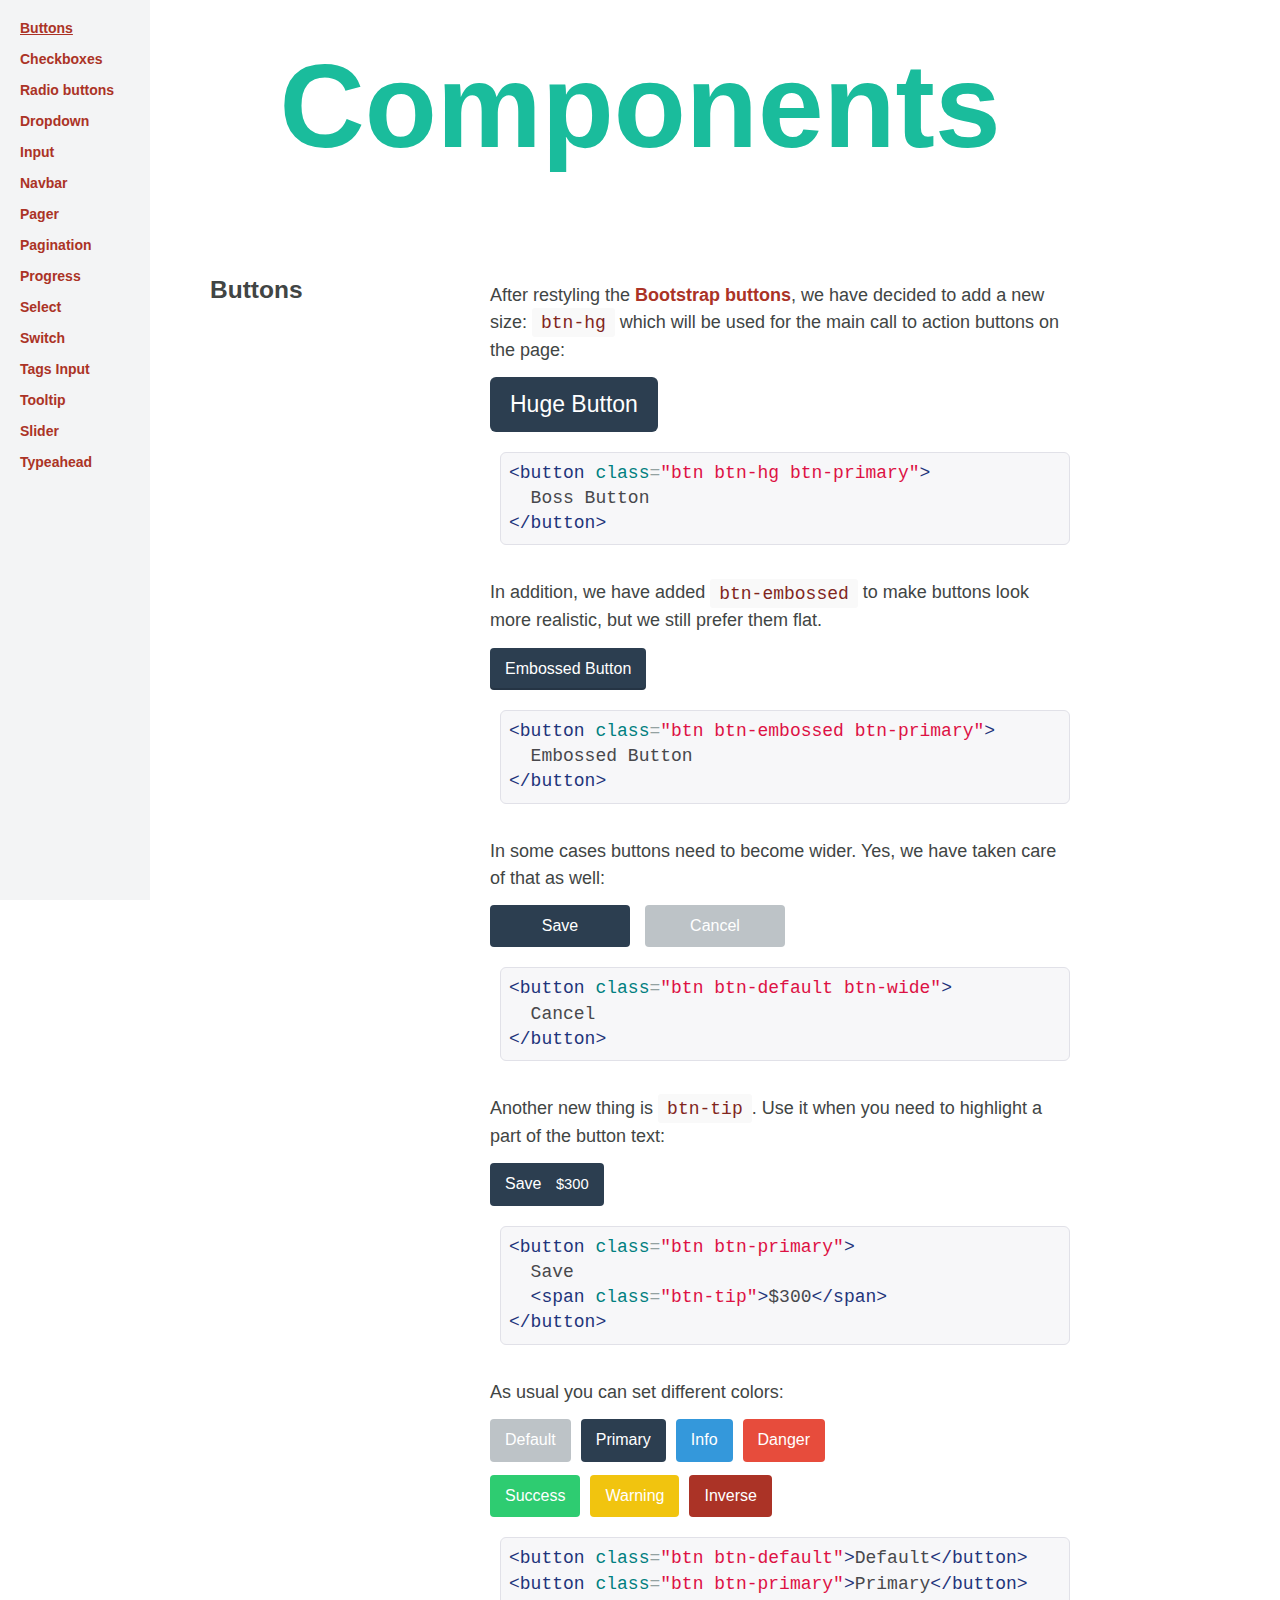
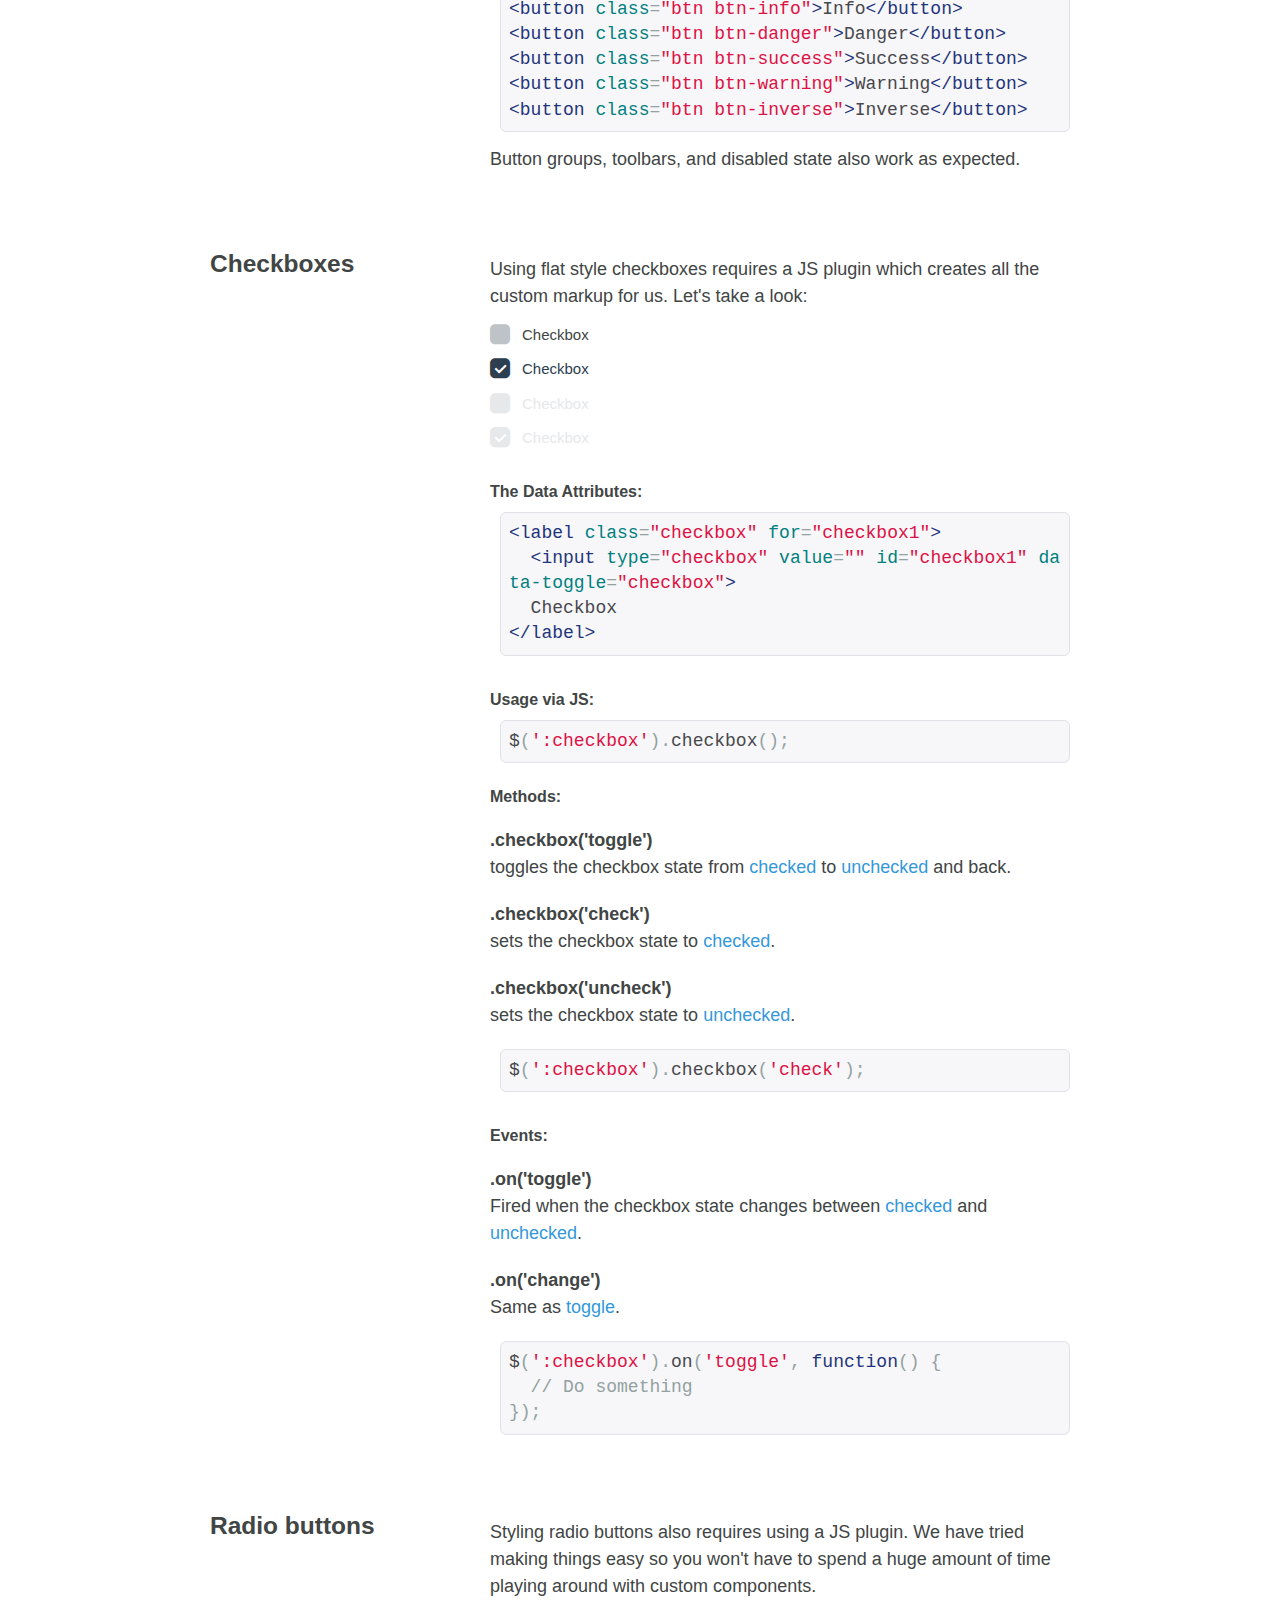
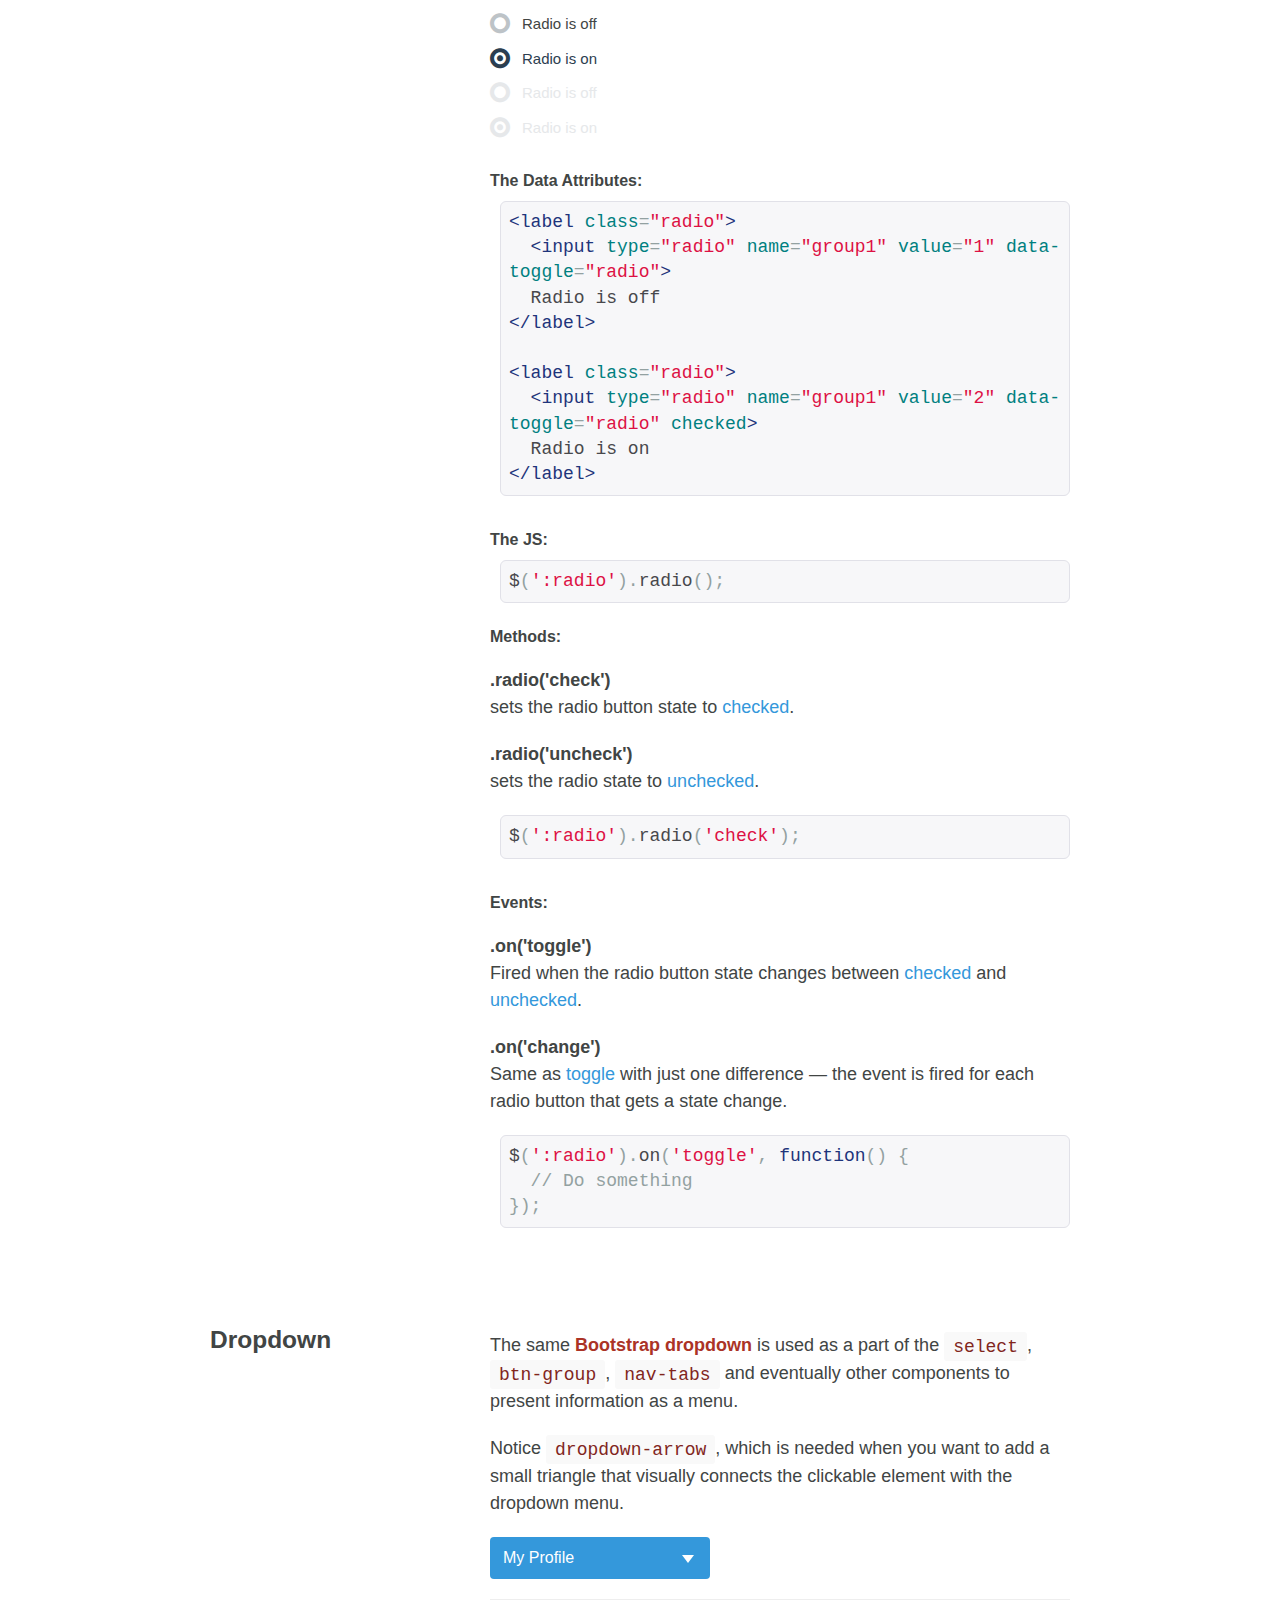
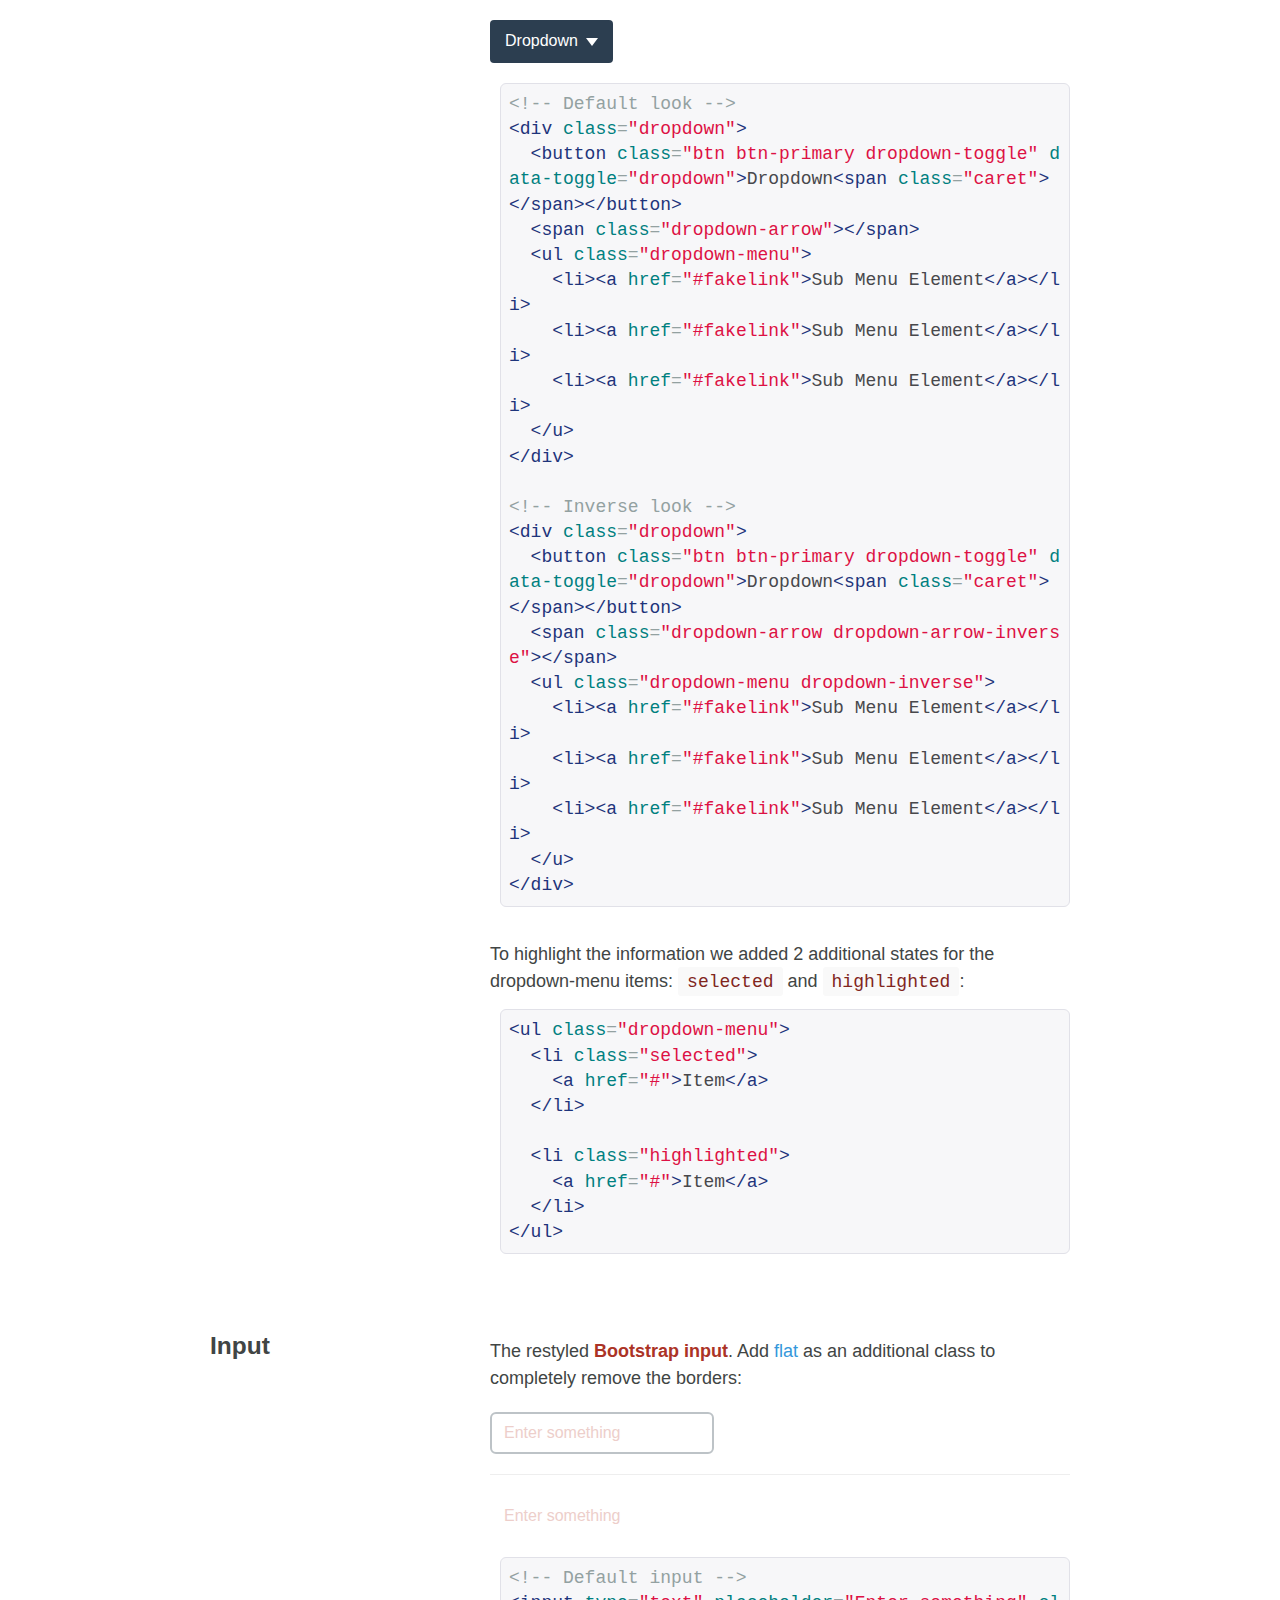
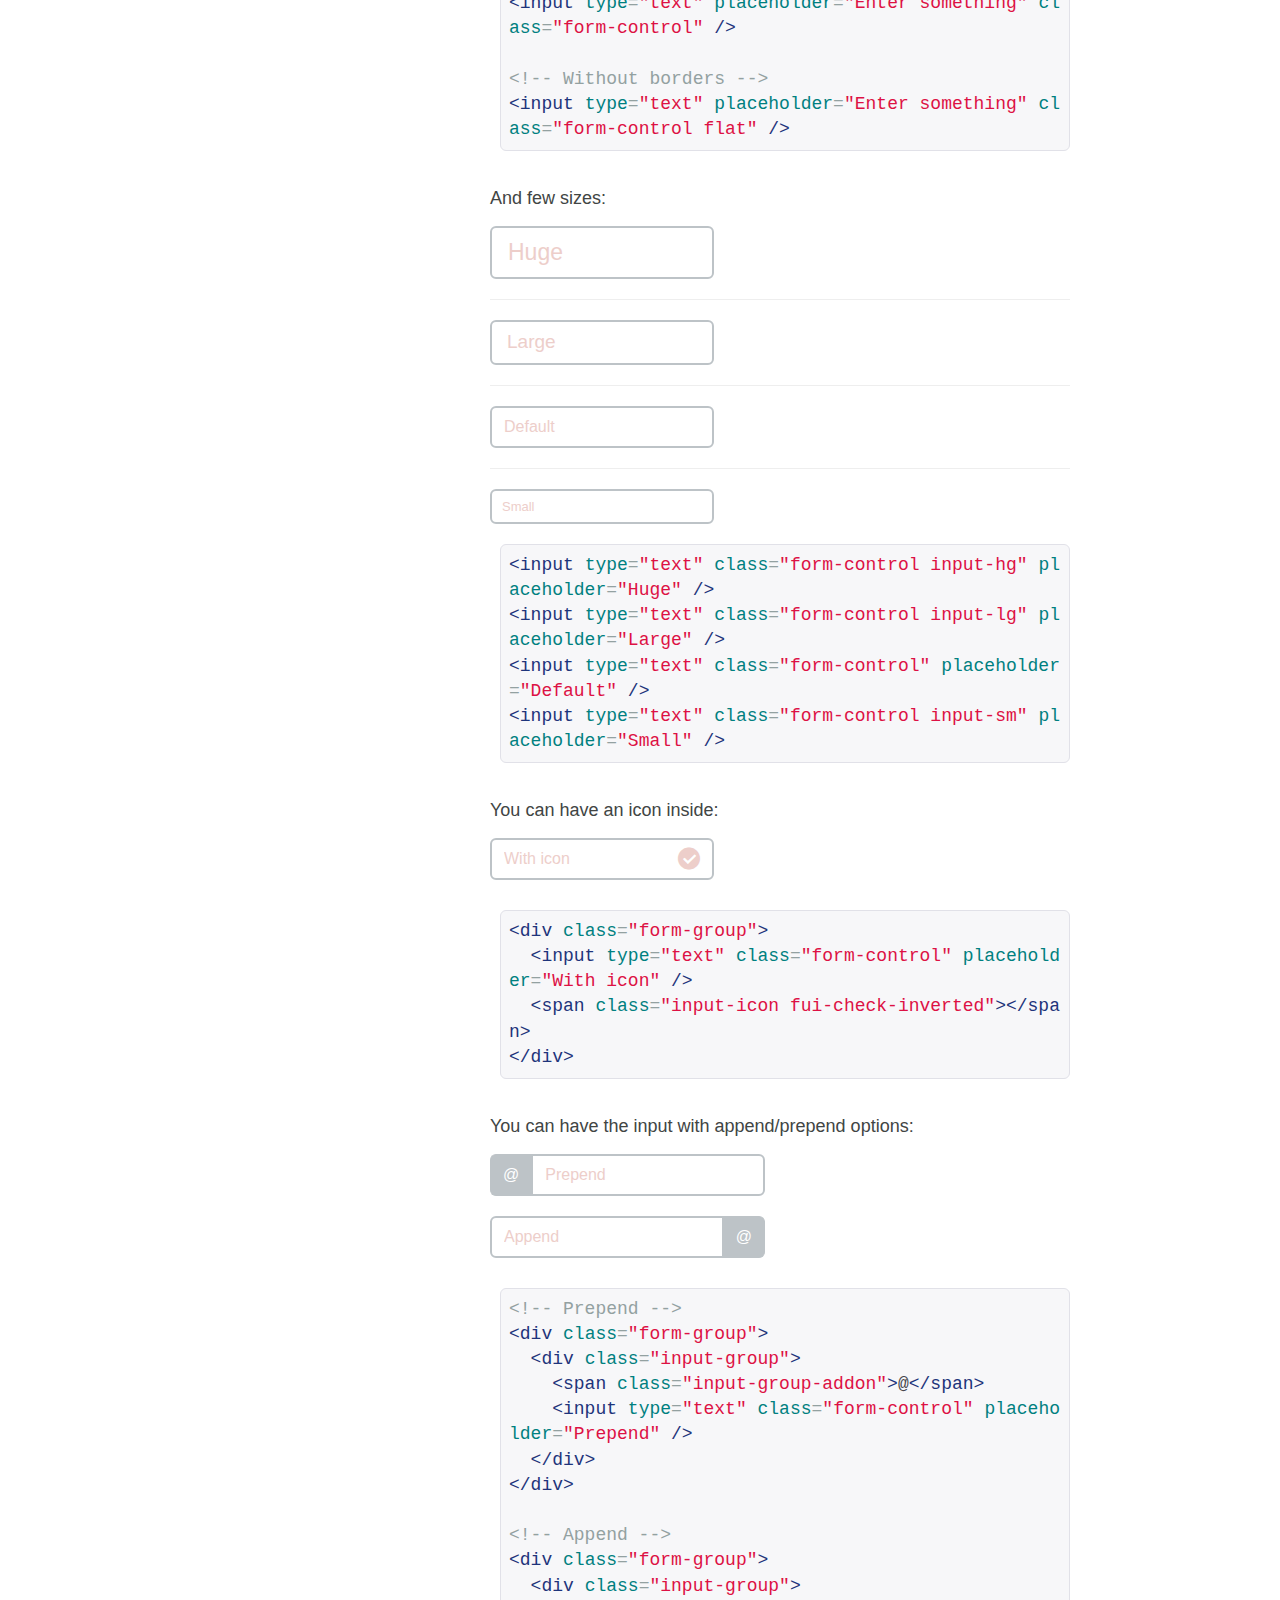
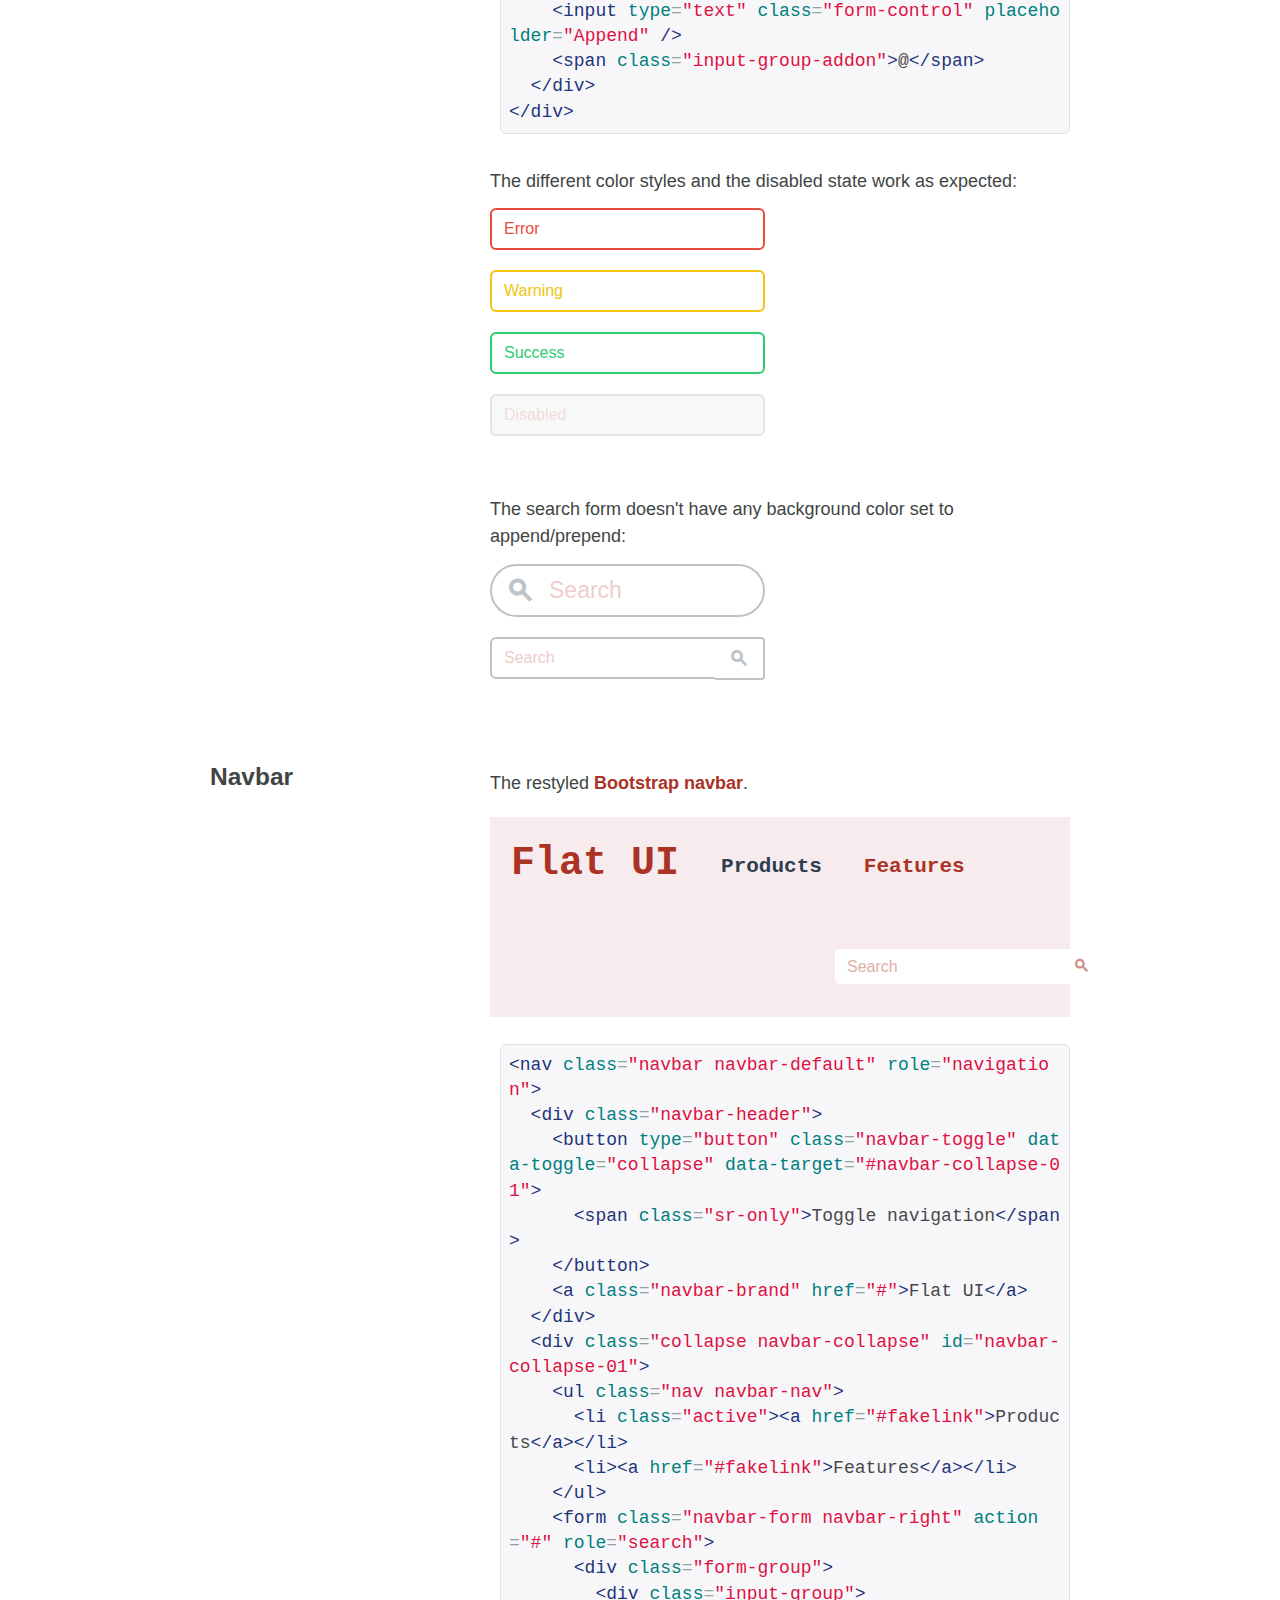
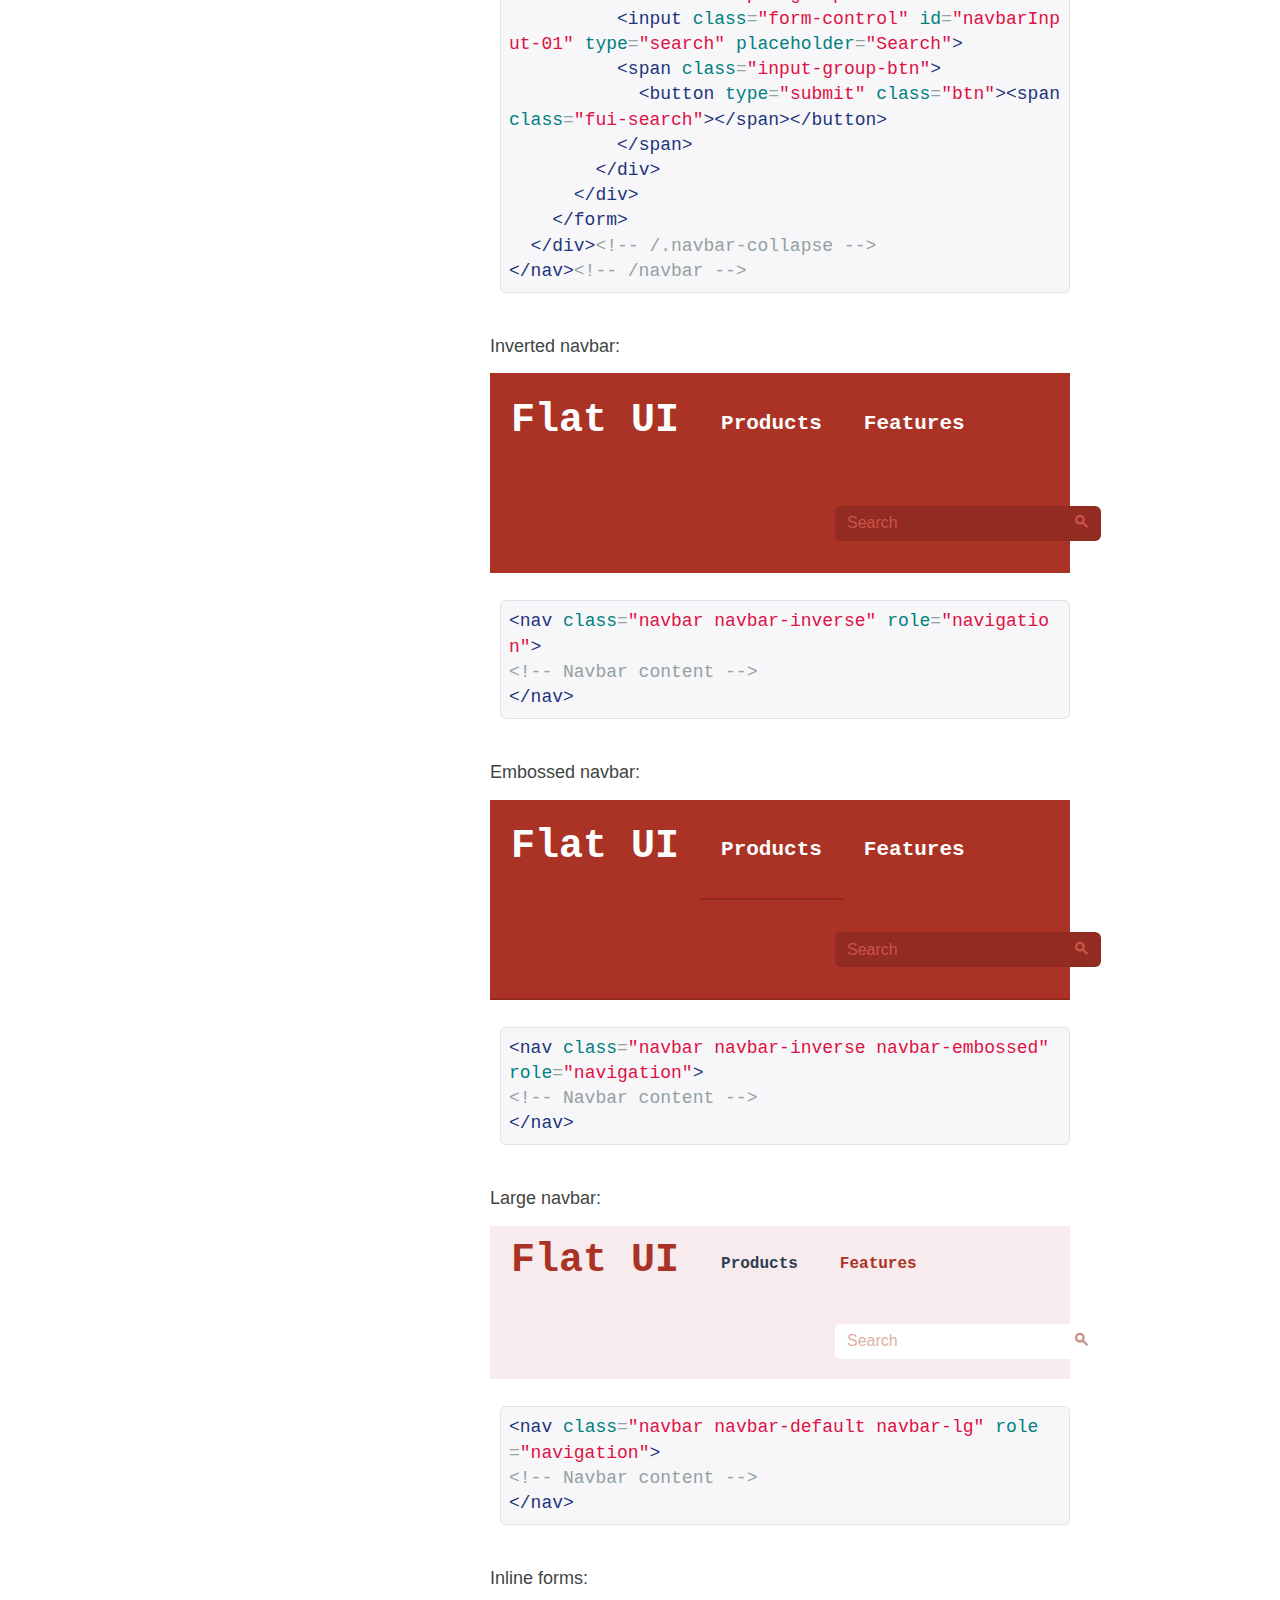
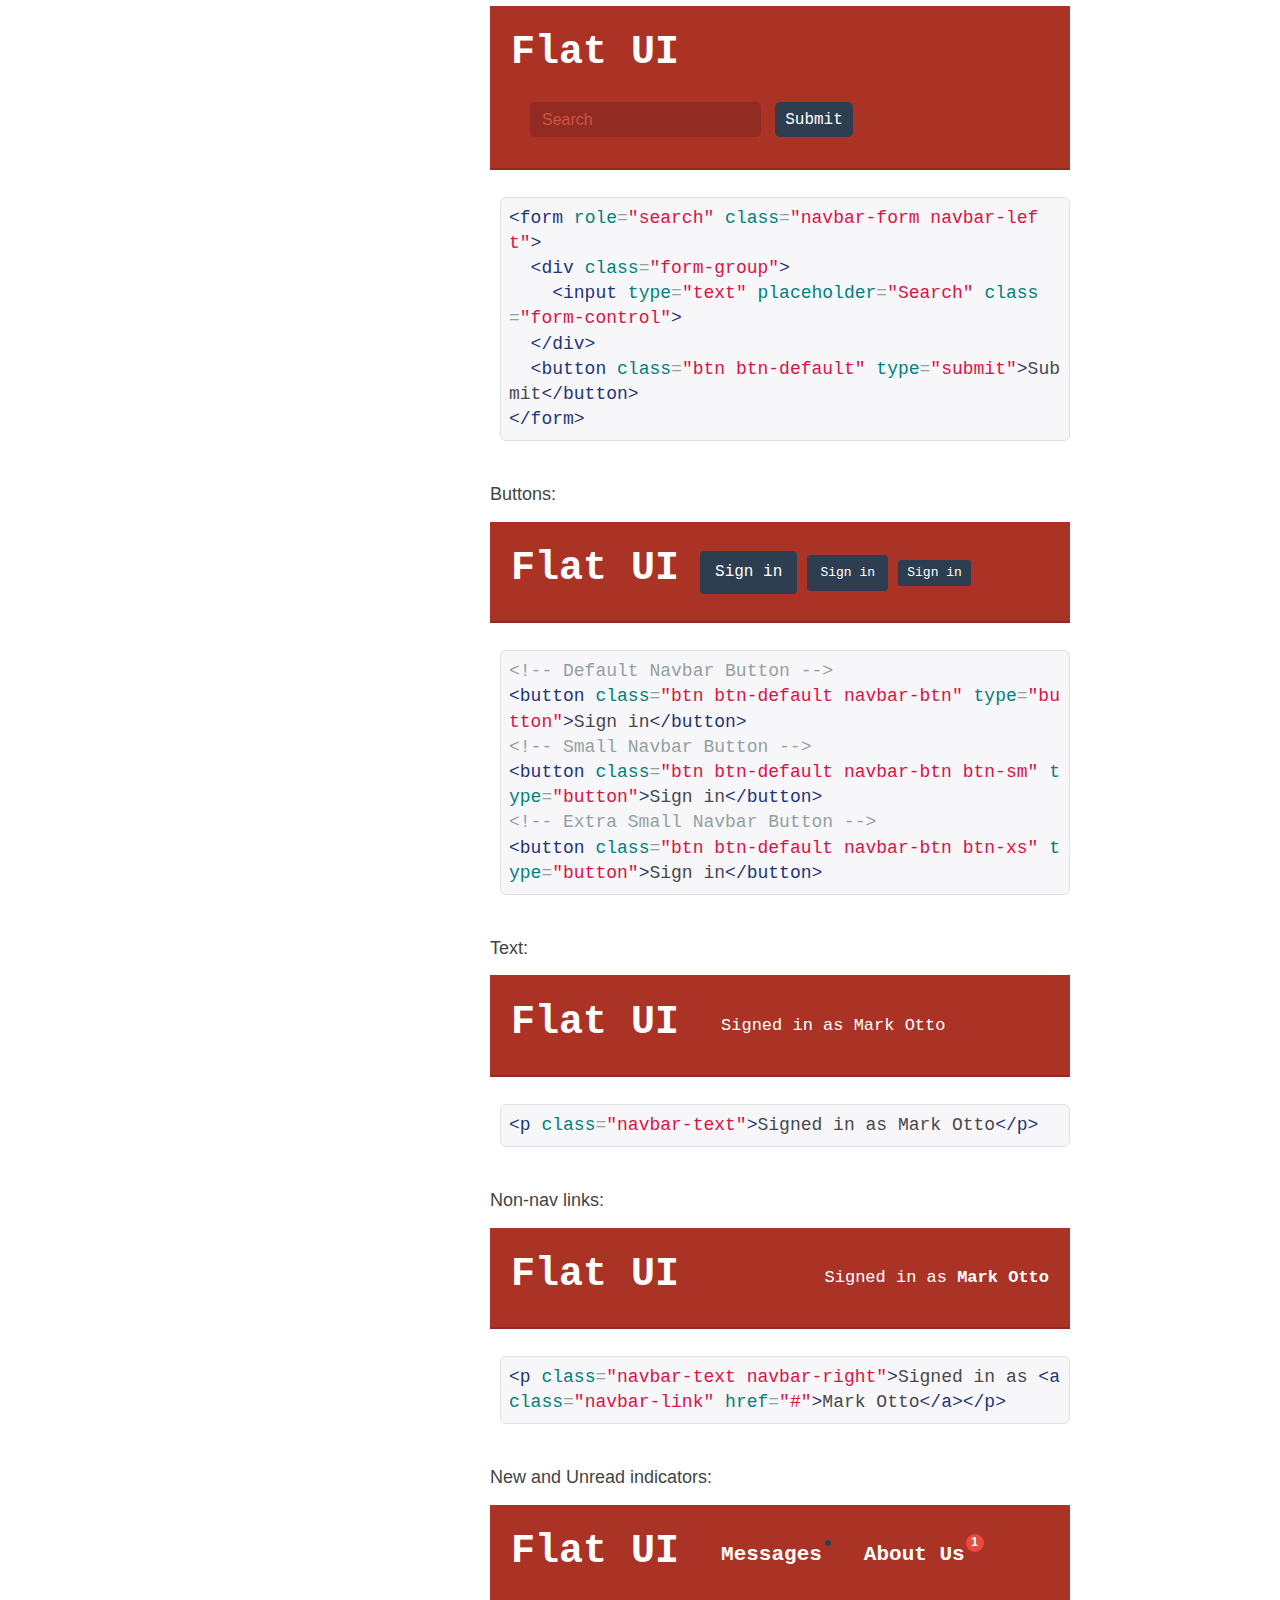
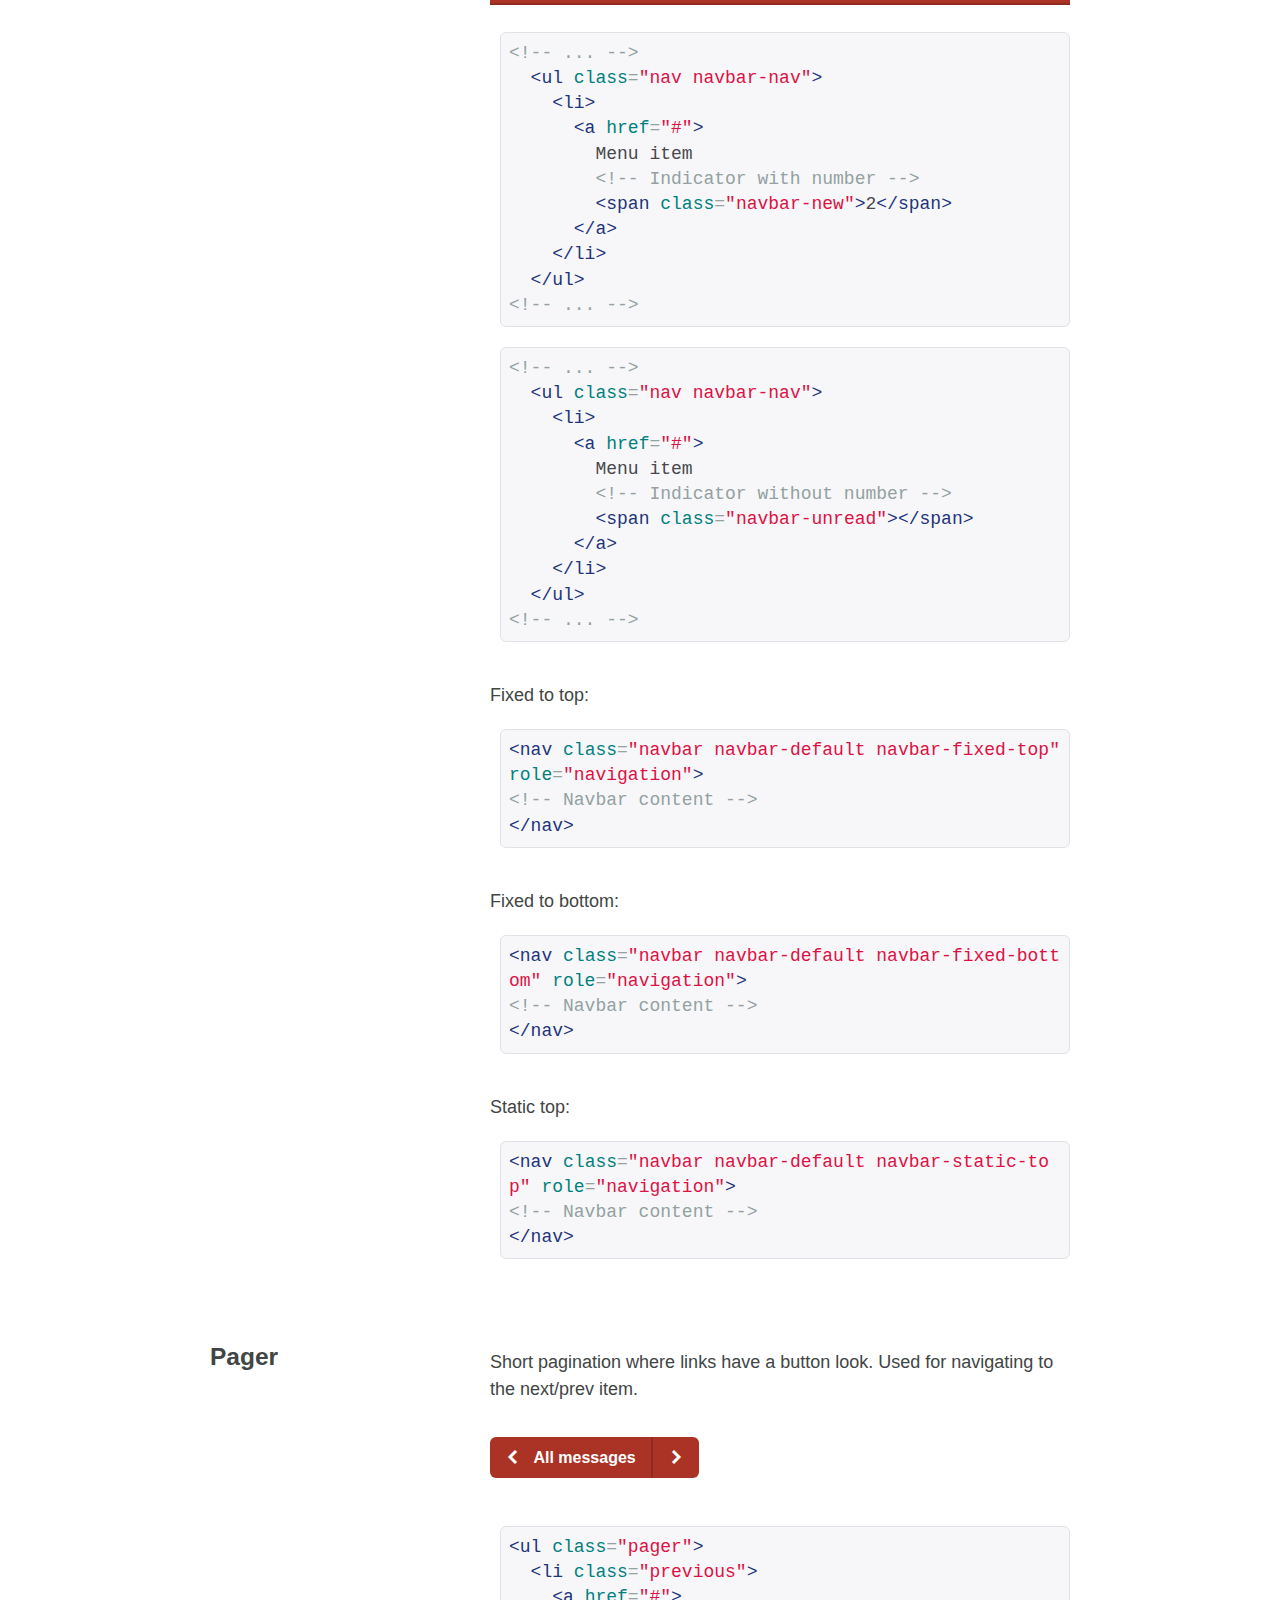
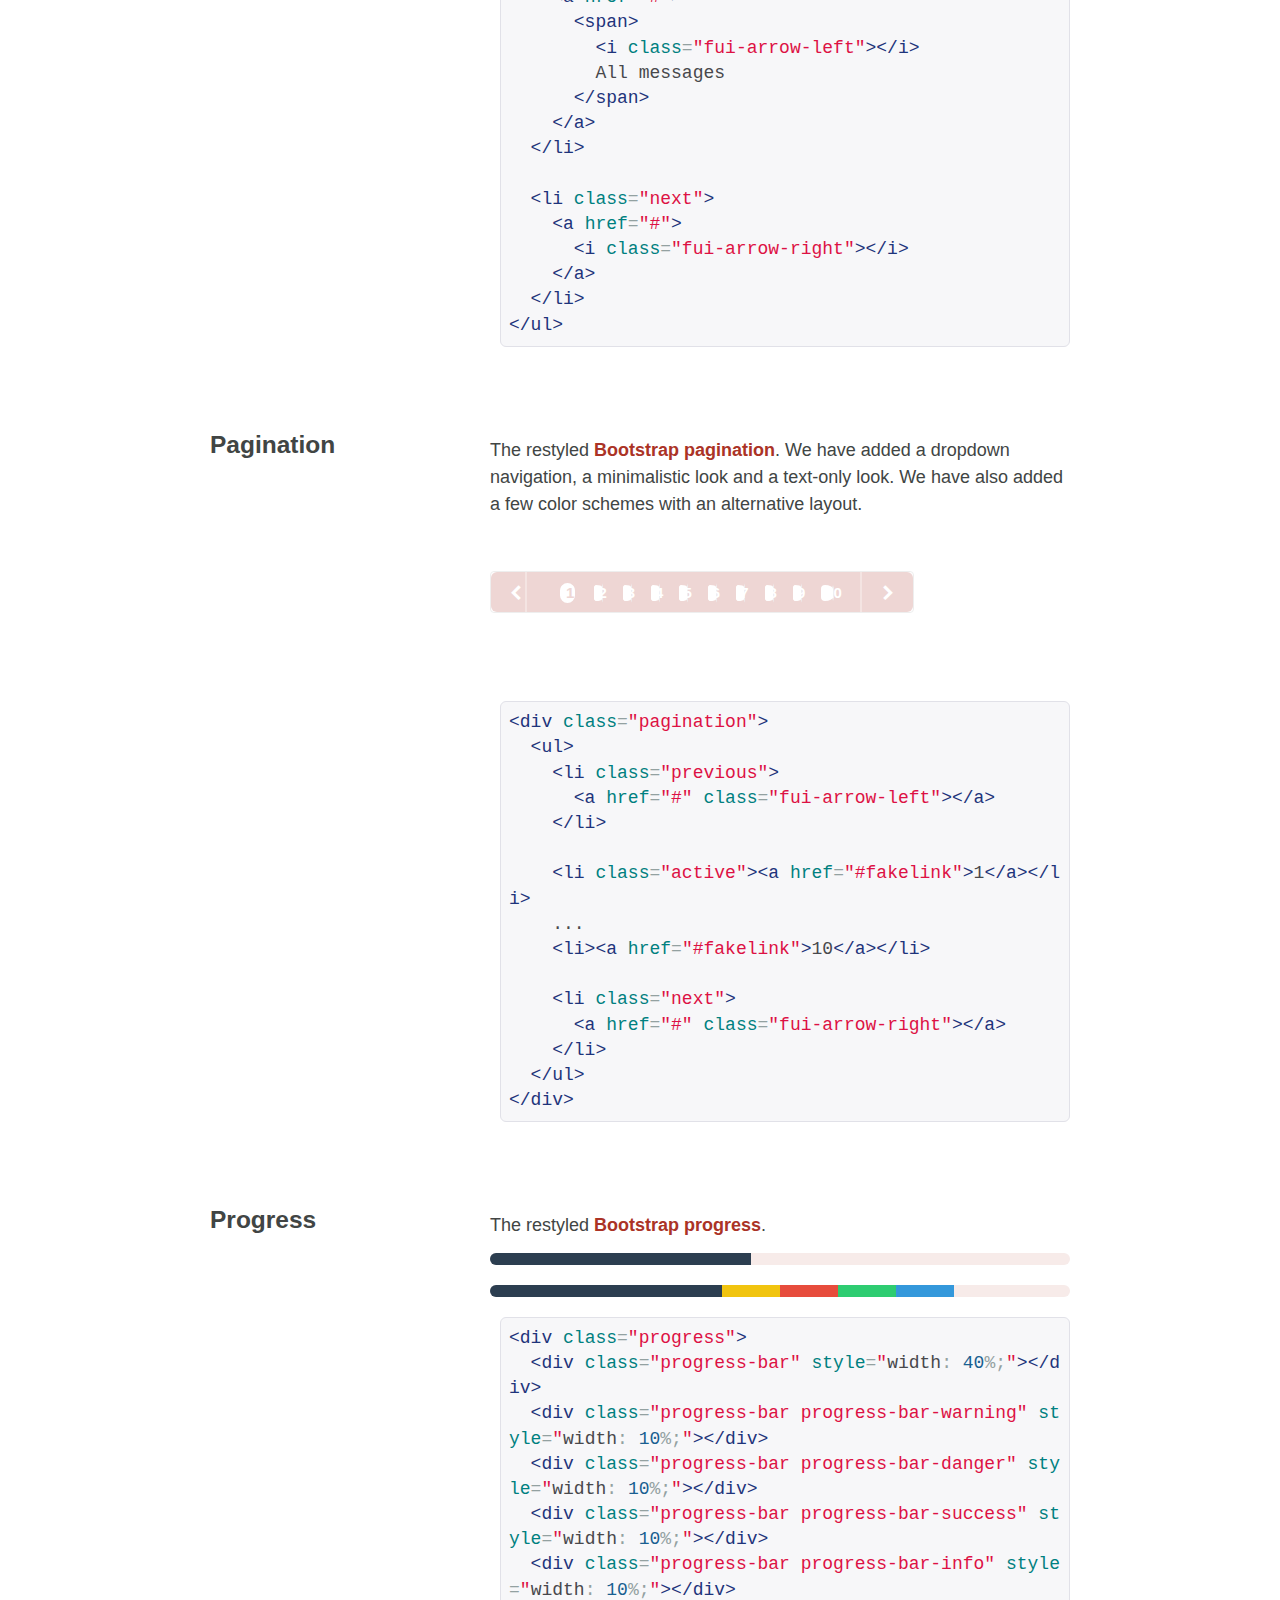
<file: public/components.html>
<!DOCTYPE html>
<html lang="en">
  <head>
    <meta charset="utf-8">
    <title>Components &middot; Flat UI Free</title>
    <meta name="viewport" content="width=device-width, initial-scale=1.0">

    <!-- Loading Bootstrap -->
    <link href="bootstrap/css/bootstrap.css" rel="stylesheet">
    <link href="bootstrap/css/prettify.css" rel="stylesheet">

    <!-- Loading Flat UI -->
    <link href="css/flat-ui.css" rel="stylesheet">
    <link href="css/docs.css" rel="stylesheet">

    <link rel="shortcut icon" href="images/favicon.ico">

    <!-- HTML5 shim, for IE6-8 support of HTML5 elements. All other JS at the end of file. -->
    <!--[if lt IE 9]>
      <script src="js/html5shiv.js"></script>
      <script src="js/respond.min.js"></script>
    <![endif]-->
  </head>
  <body>
    <ul class="demo-sidebar hide-on-tablets">
      <li><a href="#fui-button">Buttons</a></li>
      <li><a href="#fui-checkbox">Checkboxes</a></li>
      <li><a href="#fui-radio">Radio buttons</a></li>
      <li><a href="#fui-dropdown">Dropdown</a></li>
      <li><a href="#fui-input">Input</a></li>
      <li><a href="#fui-navbar">Navbar</a></li>
      <li><a href="#fui-pager">Pager</a></li>
      <li><a href="#fui-pagination">Pagination</a></li>
      <li><a href="#fui-progress">Progress</a></li>
      <li><a href="#fui-select">Select</a></li>
      <li><a href="#fui-switch">Switch</a></li>
      <li><a href="#fui-tagsinput">Tags Input</a></li>
      <li><a href="#fui-tooltip">Tooltip</a></li>
      <li><a href="#fui-slider">Slider</a></li>
      <li><a href="#fui-typeahead">Typeahead</a></li>
    </ul> <!-- /nav -->

		<h1 class="demo-headline">Components</h1>		
    <div class="container">    	
    	<div id="fui-button" class="pbl"></div>
    	
      <div class="demo-row">
        <div class="demo-title">
          <h3>Buttons</h3>
        </div>

        <div class="demo-content">
          <p>
            After restyling the <a href="http://getbootstrap.com/css/#buttons">Bootstrap buttons</a>, we have decided to add a new size: <code>btn-hg</code> which will be used for the main call to action buttons on the page:
          </p>
          <p class="mbl">
            <button class="btn btn-hg btn-primary">Huge Button</button>
          </p>
<pre class="prettyprint">
&lt;button class="btn btn-hg btn-primary"&gt;
  Boss Button
&lt;/button&gt;
</pre>

          <p class="ptl">
            In addition, we have added <code>btn-embossed</code> to make buttons look more realistic, but we still prefer them flat.
          </p>
          <p class="mbl">
            <button class="btn btn-embossed btn-primary">Embossed Button</button>
          </p>
<pre class="prettyprint">
&lt;button class="btn btn-embossed btn-primary"&gt;
  Embossed Button
&lt;/button&gt;
</pre>

          <p class="ptl">
            In some cases buttons need to become wider. Yes, we have taken care of that as well:
          </p>
          <p class="mbl">
            <button class="btn btn-wide btn-primary mrm">Save</button>
            <button class="btn btn-wide btn-default">Cancel</button>
          </p>
<pre class="prettyprint">
&lt;button class="btn btn-default btn-wide"&gt;
  Cancel
&lt;/button&gt;
</pre>

          <p class="ptl">
            Another new thing is <code>btn-tip</code>. Use it when you need to highlight a part of the button text:
          </p>
          <p class="mbl">
            <button class="btn btn-primary">
              Save
              <span class="btn-tip">$300</span>
            </button>
          </p>
<pre class="prettyprint">
&lt;button class="btn btn-primary"&gt;
  Save
  &lt;span class="btn-tip"&gt;$300&lt;/span&gt;
&lt;/button&gt;
</pre>

          <p class="ptl">
            As usual you can set different colors:
          </p>
          <p>
	          <button class="btn btn-default mrs">Default</button>
            <button class="btn btn-primary mrs">Primary</button>
            <button class="btn btn-info mrs">Info</button>
            <button class="btn btn-danger mrs">Danger</button>
          </p>
          <p class="mbl">            
            <button class="btn btn-success mrs">Success</button>
            <button class="btn btn-warning mrs">Warning</button>
            <button class="btn btn-inverse mrs">Inverse</button>
          </p>
<pre class="prettyprint">
&lt;button class="btn btn-default"&gt;Default&lt;/button&gt;
&lt;button class="btn btn-primary"&gt;Primary&lt;/button&gt;
&lt;button class="btn btn-info"&gt;Info&lt;/button&gt;
&lt;button class="btn btn-danger"&gt;Danger&lt;/button&gt;
&lt;button class="btn btn-success"&gt;Success&lt;/button&gt;
&lt;button class="btn btn-warning"&gt;Warning&lt;/button&gt;
&lt;button class="btn btn-inverse"&gt;Inverse&lt;/button&gt;
</pre>

          <p>
            Button groups, toolbars, and disabled state also work as expected.
          </p>
        </div>        
      </div><!-- /.demo-row -->
      
			<div id="fui-checkbox" class="pbl"></div>
			
      <div class="demo-row">      	
        <div class="demo-title">
          <h3>Checkboxes</h3>
        </div>

        <div class="demo-content">
          <p>
            Using flat style checkboxes requires a JS plugin which creates all the custom markup for us. Let's take a look:
          </p>
          <label class="checkbox" for="checkbox1">
            <input type="checkbox" value="" id="checkbox1" data-toggle="checkbox">
            Checkbox
          </label>
          <label class="checkbox" for="checkbox2">
            <input type="checkbox" value="" id="checkbox2" checked="checked" data-toggle="checkbox">
            Checkbox
          </label>
          <label class="checkbox" for="checkbox3">
            <input type="checkbox" value="" id="checkbox3" data-toggle="checkbox" disabled="">
            Checkbox
          </label>
          <label class="checkbox" for="checkbox4">
            <input type="checkbox" value="" id="checkbox4" checked="checked" data-toggle="checkbox" disabled="">
            Checkbox
          </label>

          <h6 class="ptl">The Data Attributes:</h6>
<pre class="prettyprint">
&lt;label class="checkbox" for="checkbox1"&gt;
  &lt;input type="checkbox" value="" id="checkbox1" data-toggle="checkbox"&gt;
  Checkbox
&lt;/label&gt;
</pre>

          <h6 class="ptl">Usage via JS:</h6>
<pre class="prettyprint">
$(':checkbox').checkbox();
</pre>

          <div class="pvm">
            <h6>Methods:</h6>
          </div>
          <p class="mbl">
            <strong>.checkbox('toggle')</strong>
            <br/>
            toggles the checkbox state from <span class="text-info">checked</span>
            to <span class="text-info">unchecked</span> and back.
          </p>
          <p class="mbl">
            <strong>.checkbox('check')</strong>
            <br/>
            sets the checkbox state to <span class="text-info">checked</span>.
          </p>
          <p class="mbl">
            <strong>.checkbox('uncheck')</strong>
            <br/>
            sets the checkbox state to <span class="text-info">unchecked</span>.
          </p>
<pre class="prettyprint">
$(':checkbox').checkbox('check');
</pre>

          <div class="pbm ptl">
            <h6>Events:</h6>
          </div>
          <p class="mbl">
            <strong>.on('toggle')</strong>
            <br/>
            Fired when the checkbox state changes between
            <span class="text-info">checked</span> and
            <span class="text-info">unchecked</span>.
          </p>
          <p class="mbl">
            <strong>.on('change')</strong>
            <br/>
            Same as <span class="text-info">toggle</span>.
          </p>
<pre class="prettyprint">
$(':checkbox').on('toggle', function() {
  // Do something
});
</pre>          
          
        </div> <!-- /.demo-content -->
      </div> <!-- /.demo-row -->
      
      <div id="fui-radio" class="pbl"></div>

      <div class="demo-row">
        <div class="demo-title">
          <h3>Radio buttons</h3>
        </div>

        <div class="demo-content">
          <p>
            Styling radio buttons also requires using a JS plugin. We have tried making things easy so you won't have to spend a huge amount of time playing around with custom&nbsp;components.
          </p>
          <label class="radio">
            <input type="radio" name="group1" value="1" data-toggle="radio">
            Radio is off
          </label>
          <label class="radio">
            <input type="radio" name="group1" value="2" data-toggle="radio" checked>
            Radio is on
          </label>
          <label class="radio">
            <input type="radio" name="group2" value="1" data-toggle="radio" disabled>
            Radio is off
          </label>
          <label class="radio">
            <input type="radio" name="group2" value="2" data-toggle="radio" disabled checked>
            Radio is on
          </label>

          <h6 class="ptl">The Data Attributes:</h6>
<pre class="prettyprint">
&lt;label class="radio"&gt;
  &lt;input type="radio" name="group1" value="1" data-toggle="radio"&gt;
  Radio is off
&lt;/label&gt;

&lt;label class="radio"&gt;
  &lt;input type="radio" name="group1" value="2" data-toggle="radio" checked&gt;
  Radio is on
&lt;/label&gt;
</pre>

          <h6 class="ptl">The JS:</h6>
<pre class="prettyprint">
$(':radio').radio();
</pre>

          <div class="pvm">
            <h6>Methods:</h6>
          </div>
          <p class="mbl">
            <strong>.radio('check')</strong>
            <br/>
            sets the radio button state to <span class="text-info">checked</span>.
          </p>
          <p class="mbl">
            <strong>.radio('uncheck')</strong>
            <br/>
            sets the radio state to <span class="text-info">unchecked</span>.
          </p>
<pre class="prettyprint">
$(':radio').radio('check');
</pre>

          <div class="pbm ptl">
            <h6>Events:</h6>
          </div>
          <p class="mbl">
            <strong>.on('toggle')</strong>
            <br/>
            Fired when the radio button state changes between
            <span class="text-info">checked</span> and
            <span class="text-info">unchecked</span>.
          </p>
          <p class="mbl">
            <strong>.on('change')</strong>
            <br/>
            Same as <span class="text-info">toggle</span> with just one difference &mdash; the event is fired for each radio button that gets a state change.
          </p>
<pre class="prettyprint">
$(':radio').on('toggle', function() {
  // Do something
});
</pre>
        </div> <!-- /.demo-content -->
      </div> <!-- /.demo-row -->
    </div><!-- /.container -->

		

    <div class="container ptl">    	
    	<div id="fui-dropdown" class="pbl"></div>
    
      <div class="demo-row">
        <div class="demo-title">
          <h3>Dropdown</h3>
        </div>

        <div class="demo-content">
          <p class="mbl">
            The same <a href="http://getbootstrap.com/components/#dropdowns">Bootstrap dropdown</a> is used as a part of the <code>select</code>, <code>btn-group</code>, <code>nav-tabs</code> and eventually other components to present information as a menu.
          </p>

          <p class="mbl">
            Notice <code>dropdown-arrow</code>, which is needed when you want to add a small triangle that visually connects the clickable element with the dropdown menu.
          </p>

          <select name="info" class="mbn">
            <optgroup label="Profile">
              <option value="0">My Profile</option>
              <option value="1">My Friends</option>
            </optgroup>
            <optgroup label="System">
              <option value="2">Messages</option>
              <option value="3">My Settings</option>
              <option value="4" class="highlighted">Logout</option>
            </optgroup>
          </select>

          <hr/>
          
          <div class="row">
          	<div class="col-md-3">
	          	<div class="dropdown">
		          	<button class="btn btn-primary dropdown-toggle" data-toggle="dropdown">Dropdown<span class="caret"></span></button>
							  <span class="dropdown-arrow dropdown-arrow-inverse"></span>
		            <ul class="dropdown-menu dropdown-inverse">
		              <li><a href="#fakelink">Sub Menu Element</a></li>
		              <li><a href="#fakelink">Sub Menu Element</a></li>
		              <li><a href="#fakelink">Sub Menu Element</a></li>
		            </ul>
							</div>
          	</div>
          </div>
          

          <div class="pvl">
<pre class="prettyprint">
&lt;!-- Default look --&gt;
&lt;div class="dropdown"&gt;
  &lt;button class="btn btn-primary dropdown-toggle" data-toggle="dropdown">Dropdown&lt;span class="caret"&gt;&lt;/span&gt;&lt;/button&gt;
  &lt;span class="dropdown-arrow"&gt;&lt;/span&gt;
  &lt;ul class="dropdown-menu"&gt;
    &lt;li&gt;&lt;a href="#fakelink">Sub Menu Element&lt;/a&gt;&lt;/li&gt;
    &lt;li&gt;&lt;a href="#fakelink">Sub Menu Element&lt;/a&gt;&lt;/li&gt;
    &lt;li&gt;&lt;a href="#fakelink">Sub Menu Element&lt;/a&gt;&lt;/li&gt;
  &lt;/u&gt;
&lt;/div&gt;

&lt;!-- Inverse look --&gt;
&lt;div class="dropdown"&gt;
  &lt;button class="btn btn-primary dropdown-toggle" data-toggle="dropdown">Dropdown&lt;span class="caret"&gt;&lt;/span&gt;&lt;/button&gt;
  &lt;span class="dropdown-arrow dropdown-arrow-inverse"&gt;&lt;/span&gt;
  &lt;ul class="dropdown-menu dropdown-inverse"&gt;
    &lt;li&gt;&lt;a href="#fakelink">Sub Menu Element&lt;/a&gt;&lt;/li&gt;
    &lt;li&gt;&lt;a href="#fakelink">Sub Menu Element&lt;/a&gt;&lt;/li&gt;
    &lt;li&gt;&lt;a href="#fakelink">Sub Menu Element&lt;/a&gt;&lt;/li&gt;
  &lt;/u&gt;
&lt;/div&gt;
</pre>
          </div>

          <p>
            To highlight the information we added 2 additional states for the dropdown-menu items: <code>selected</code> and <code>highlighted</code>:
          </p>
<pre class="prettyprint">
&lt;ul class="dropdown-menu"&gt;
  &lt;li class="selected"&gt;
    &lt;a href="#"&gt;Item&lt;/a&gt;
  &lt;/li&gt;

  &lt;li class="highlighted"&gt;
    &lt;a href="#"&gt;Item&lt;/a&gt;
  &lt;/li&gt;
&lt;/ul&gt;
</pre>
        </div> <!-- /.demo-content -->
      </div> <!-- /.demo-row -->

			<div id="fui-input" class="pbl"></div>

      <div class="demo-row">
        <div class="demo-title">
          <h3>Input</h3>
        </div>

        <div class="demo-content">
          <p class="mbl">
            The restyled <a href="http://getbootstrap.com/css/#forms">Bootstrap input</a>. Add <span class="text-info">flat</span> as an additional class to completely remove the borders:
          </p>
					
					<div class="row">
						<div class="col-lg-5">
							<input type="text" value="" placeholder="Enter something" class="form-control" />
						</div>
					</div>
					<hr />
					<div class="row">
						<div class="col-lg-5">
							<input type="text" value="" placeholder="Enter something" class="form-control flat" />
						</div>
					</div>
<pre class="prettyprint mtl">
&lt;!-- Default input --&gt;
&lt;input type="text" placeholder="Enter something" class="form-control" /&gt;

&lt;!-- Without borders --&gt;
&lt;input type="text" placeholder="Enter something" class="form-control flat" /&gt;
</pre>

          <p class="ptl">And few sizes:</p>
          <div class="row">
          	<div class="col-lg-5">
	          	<input type="text" value="" placeholder="Huge" class="form-control input-hg" />
          	</div>
          </div>
          <hr />
          <div class="row">
          	<div class="col-lg-5">
	          	<input type="text" value="" placeholder="Large" class="form-control input-lg" />
          	</div>
          </div>
          <hr />
          <div class="row">
          	<div class="col-lg-5">
	          	<input type="text" value="" placeholder="Default" class="form-control" />
          	</div>
          </div>
          <hr />
          <div class="row">
          	<div class="col-lg-5">
	          	<input type="text" value="" placeholder="Small" class="form-control input-sm" />
          	</div>
          </div>
<pre class="prettyprint mtl">
&lt;input type="text" class="form-control input-hg" placeholder="Huge" /&gt;
&lt;input type="text" class="form-control input-lg" placeholder="Large" /&gt;
&lt;input type="text" class="form-control" placeholder="Default" /&gt;
&lt;input type="text" class="form-control input-sm" placeholder="Small" /&gt;
</pre>

          <p class="ptl">You can have an icon inside:</p>
          <div class="row">
          	<div class="col-lg-5">
	          	<div class="form-group">
	              <input type="text" value="" placeholder="With icon" class="form-control" />
	              <span class="input-icon fui-check-inverted"></span>
	            </div>
          	</div>            
          </div>
<pre class="prettyprint mtm">
&lt;div class="form-group"&gt;
  &lt;input type="text" class="form-control" placeholder="With icon" /&gt;
  &lt;span class="input-icon fui-check-inverted"&gt;&lt;/span&gt;
&lt;/div&gt;
</pre>

        <p class="ptl">You can have the input with append/prepend options:</p>
          <div class="row">
            <div class="col-lg-6">
              <div class="form-group">
                <div class="input-group">
                  <span class="input-group-addon">@</span>
                  <input class="form-control" type="text" placeholder="Prepend" />
                </div>
              </div>              
            </div>
          </div>
          
          <div class="row">
            <div class="col-lg-6">
              <div class="form-group">
                <div class="input-group">                 
                  <input class="form-control" type="text" placeholder="Append" />
                  <span class="input-group-addon">@</span>
                </div>
              </div>              
            </div>
          </div>

<pre class="prettyprint mtm">
&lt;!-- Prepend --&gt;
&lt;div class="form-group"&gt;
  &lt;div class="input-group"&gt;
    &lt;span class="input-group-addon"&gt;@&lt;/span&gt;
    &lt;input type="text" class="form-control" placeholder="Prepend" /&gt;
  &lt;/div&gt;  
&lt;/div&gt;

&lt;!-- Append --&gt;
&lt;div class="form-group"&gt;
  &lt;div class="input-group"&gt;
    &lt;input type="text" class="form-control" placeholder="Append" /&gt;
    &lt;span class="input-group-addon"&gt;@&lt;/span&gt;
  &lt;/div&gt;
&lt;/div&gt;
</pre>

          <p class="ptl">
            The different color styles and the disabled state work as expected:
            <div class="row">
            	<div class="col-lg-6">
	            	<div class="form-group has-error">
		              <input class="form-control" type="text" placeholder="Error" />
		            </div>
            	</div>
            </div>
            <div class="row">
            	<div class="col-lg-6">
	            	<div class="form-group has-warning">
		              <input class="form-control" type="text" placeholder="Warning" />
		            </div>
            	</div>
            </div>
            <div class="row">
            	<div class="col-lg-6">
	            	<div class="form-group has-success">
		              <input class="form-control" type="text" placeholder="Success" />
		            </div>
            	</div>
            </div>
            <div class="row">
            	<div class="col-lg-6">
	            	<div class="form-group">
		              <input class="form-control" type="text" placeholder="Disabled" disabled />
		            </div>
            	</div>
            </div>
          </p>

          <p class="ptl mtl">
            The search form doesn't have any background color set to append/prepend:
          </p>
          <div class="row">
            <div class="col-lg-6">
              <div class="form-group">
                <div class="input-group input-group-hg input-group-rounded">
                  <span class="input-group-btn">
                    <button type="submit" class="btn"><span class="fui-search"></span></button>
                  </span>              
                  <input type="text" class="form-control" placeholder="Search" id="search-query-2">
                </div>
              </div>
            </div>
          </div>          

          <div class="row">
            <div class="col-lg-6">
              <div class="form-group">
                <div class="input-group">                               
                  <input type="text" class="form-control" placeholder="Search" id="search-query-3">
                  <span class="input-group-btn">
                    <button type="submit" class="btn"><span class="fui-search"></span></button>
                  </span>
                </div>
              </div>
            </div>
          </div>
          
        </div> <!-- /.demo-content -->
      </div> <!-- /.demo-row -->

			<div id="fui-navbar" class="pbl"></div>

      <div class="demo-row">
        <div class="demo-title">
          <h3>Navbar</h3>
        </div>
        <div class="demo-content">
          <p class="mbl">
            The restyled <a href="http://getbootstrap.com/components/#navbar">Bootstrap navbar</a>.
          </p>

          <nav class="navbar navbar-default" role="navigation">
            <div class="navbar-header">
              <button type="button" class="navbar-toggle" data-toggle="collapse" data-target="#navbar-collapse-01">
                <span class="sr-only">Toggle navigation</span>
              </button>
              <a class="navbar-brand" href="#">Flat UI</a>
            </div>
            <div class="collapse navbar-collapse" id="navbar-collapse-01">
              <ul class="nav navbar-nav">           
                <li class="active"><a href="#fakelink">Products</a></li>
                <li><a href="#fakelink">Features</a></li>
               </ul>          
              <form class="navbar-form navbar-right" action="#" role="search" style="width: 250px">
                <div class="form-group">
                  <div class="input-group">
                    <input class="form-control" id="navbarInput-01" type="search" placeholder="Search">
                    <span class="input-group-btn">
                      <button type="submit" class="btn"><span class="fui-search"></span></button>
                    </span>            
                  </div>
                </div>               
              </form>
            </div><!-- /.navbar-collapse -->
          </nav><!-- /navbar -->
          
<pre class="prettyprint mvl">
&lt;nav class="navbar navbar-default" role="navigation"&gt;
  &lt;div class="navbar-header"&gt;
    &lt;button type="button" class="navbar-toggle" data-toggle="collapse" data-target="#navbar-collapse-01"&gt;
      &lt;span class="sr-only"&gt;Toggle navigation&lt;/span&gt;
    &lt;/button&gt;
    &lt;a class="navbar-brand" href="#"&gt;Flat UI&lt;/a&gt;
  &lt;/div&gt;
  &lt;div class="collapse navbar-collapse" id="navbar-collapse-01"&gt;
    &lt;ul class="nav navbar-nav"&gt;           
      &lt;li class="active"&gt;&lt;a href="#fakelink"&gt;Products&lt;/a&gt;&lt;/li&gt;
      &lt;li&gt;&lt;a href="#fakelink"&gt;Features&lt;/a&gt;&lt;/li&gt;
    &lt;/ul&gt;           
    &lt;form class="navbar-form navbar-right" action="#" role="search"&gt;
      &lt;div class="form-group"&gt;
        &lt;div class="input-group"&gt;
          &lt;input class="form-control" id="navbarInput-01" type="search" placeholder="Search"&gt;
          &lt;span class="input-group-btn"&gt;
            &lt;button type="submit" class="btn"&gt;&lt;span class="fui-search"&gt;&lt;/span&gt;&lt;/button&gt;
          &lt;/span&gt;            
        &lt;/div&gt;
      &lt;/div&gt;               
    &lt;/form&gt;
  &lt;/div>&lt;!-- /.navbar-collapse --&gt;
&lt;/nav>&lt;!-- /navbar --&gt;
</pre>

        <p class="ptl">Inverted navbar:</p>
        <nav class="navbar navbar-inverse" role="navigation">
          <div class="navbar-header">
            <button type="button" class="navbar-toggle" data-toggle="collapse" data-target="#navbar-collapse-02">
              <span class="sr-only">Toggle navigation</span>
            </button>
            <a class="navbar-brand" href="#">Flat UI</a>
          </div>
          <div class="collapse navbar-collapse" id="navbar-collapse-02">
            <ul class="nav navbar-nav">           
              <li class="active"><a href="#fakelink">Products</a></li>
              <li><a href="#fakelink">Features</a></li>
             </ul>          
            <form class="navbar-form navbar-right" action="#" role="search" style="width: 250px">
              <div class="form-group">
                <div class="input-group">
                  <input class="form-control" id="navbarInput-01" type="search" placeholder="Search">
                  <span class="input-group-btn">
                    <button type="submit" class="btn"><span class="fui-search"></span></button>
                  </span>            
                </div>
              </div>               
            </form>
          </div><!-- /.navbar-collapse -->
        </nav><!-- /navbar -->

<pre class="prettyprint mvl">
&lt;nav class="navbar navbar-inverse" role="navigation"&gt;
&lt;!-- Navbar content --&gt;
&lt;/nav&gt;
</pre>


        <p class="ptl">Embossed navbar:</p>
        <nav class="navbar navbar-inverse navbar-embossed" role="navigation">
          <div class="navbar-header">
            <button type="button" class="navbar-toggle" data-toggle="collapse" data-target="#navbar-collapse-02">
              <span class="sr-only">Toggle navigation</span>
            </button>
            <a class="navbar-brand" href="#">Flat UI</a>
          </div>
          <div class="collapse navbar-collapse" id="navbar-collapse-02">
            <ul class="nav navbar-nav">           
              <li class="active"><a href="#fakelink">Products</a></li>
              <li><a href="#fakelink">Features</a></li>
             </ul>          
            <form class="navbar-form navbar-right" action="#" role="search" style="width: 250px">
              <div class="form-group">
                <div class="input-group">
                  <input class="form-control" id="navbarInput-01" type="search" placeholder="Search">
                  <span class="input-group-btn">
                    <button type="submit" class="btn"><span class="fui-search"></span></button>
                  </span>            
                </div>
              </div>               
            </form>
          </div><!-- /.navbar-collapse -->
        </nav><!-- /navbar -->

<pre class="prettyprint mvl">
&lt;nav class="navbar navbar-inverse navbar-embossed" role="navigation"&gt;
&lt;!-- Navbar content --&gt;
&lt;/nav&gt;
</pre>

        <p class="ptl">Large navbar:</p>
        <nav class="navbar navbar-default navbar-lg" role="navigation">
          <div class="navbar-header">
            <button type="button" class="navbar-toggle" data-toggle="collapse" data-target="#navbar-collapse-03">
              <span class="sr-only">Toggle navigation</span>
            </button>
            <a class="navbar-brand" href="#">Flat UI</a>
          </div>
          <div class="collapse navbar-collapse" id="navbar-collapse-03">
            <ul class="nav navbar-nav">           
              <li class="active"><a href="#fakelink">Products</a></li>
              <li><a href="#fakelink">Features</a></li>
             </ul>          
            <form class="navbar-form navbar-right" action="#" role="search" style="width: 250px">
              <div class="form-group">
                <div class="input-group">
                  <input class="form-control" id="navbarInput-01" type="search" placeholder="Search">
                  <span class="input-group-btn">
                    <button type="submit" class="btn"><span class="fui-search"></span></button>
                  </span>            
                </div>
              </div>               
            </form>
          </div><!-- /.navbar-collapse -->
        </nav><!-- /navbar -->
        
<pre class="prettyprint mvl">
&lt;nav class="navbar navbar-default navbar-lg" role="navigation"&gt;
&lt;!-- Navbar content --&gt;
&lt;/nav&gt;
</pre>      

        <p class="ptl">Inline forms:</p>
        <nav role="navigation" class="navbar navbar-inverse navbar-embossed">
          <div class="navbar-header">
            <button data-target="#navbar-collapse-04" data-toggle="collapse" class="navbar-toggle" type="button">
              <span class="sr-only">Toggle navigation</span>
            </button>
            <a href="#" class="navbar-brand">Flat UI</a>
          </div>
          <div id="navbar-collapse-04" class="collapse navbar-collapse">
            <form role="search" class="navbar-form navbar-left">
              <div class="form-group">
                <input type="text" placeholder="Search" class="form-control">
              </div>
              <button class="btn btn-default" type="submit">Submit</button>
            </form>
          </div>
        </nav>  

<pre class="prettyprint mvl">
&lt;form role="search" class="navbar-form navbar-left"&gt;
  &lt;div class="form-group"&gt;
    &lt;input type="text" placeholder="Search" class="form-control"&gt;
  &lt;/div&gt;
  &lt;button class="btn btn-default" type="submit"&gt;Submit&lt;/button&gt;
&lt;/form&gt;
</pre>

        <p class="ptl">Buttons:</p>
        <nav role="navigation" class="navbar navbar-inverse navbar-embossed">
          <div class="navbar-header">
            <button data-target="#navbar-collapse-05" data-toggle="collapse" class="navbar-toggle" type="button">
            </button>
            <a href="#" class="navbar-brand">Flat UI</a>
          </div>
          <div id="navbar-collapse-05" class="collapse navbar-collapse">
            <button class="btn btn-default navbar-btn" type="button">Sign in</button>
            <button class="btn btn-default navbar-btn btn-sm" type="button">Sign in</button>
            <button class="btn btn-default navbar-btn btn-xs" type="button">Sign in</button>
          </div>
        </nav>  
        
<pre class="prettyprint mvl">
&lt;!-- Default Navbar Button --&gt;
&lt;button class="btn btn-default navbar-btn" type="button"&gt;Sign in&lt;/button&gt;
&lt;!-- Small Navbar Button --&gt;
&lt;button class="btn btn-default navbar-btn btn-sm" type="button"&gt;Sign in&lt;/button&gt;
&lt;!-- Extra Small Navbar Button --&gt;
&lt;button class="btn btn-default navbar-btn btn-xs" type="button"&gt;Sign in&lt;/button&gt;
</pre>                      

        <p class="ptl">Text:</p>
        <nav role="navigation" class="navbar navbar-inverse navbar-embossed">
          <div class="navbar-header">
            <button data-target="#navbar-collapse-06" data-toggle="collapse" class="navbar-toggle" type="button">
            </button>
            <a href="#" class="navbar-brand">Flat UI</a>
          </div>
          <div id="navbar-collapse-06" class="collapse navbar-collapse">
            <p class="navbar-text">Signed in as Mark Otto</p>
          </div>
        </nav>  
        
<pre class="prettyprint mvl">
&lt;p class="navbar-text"&gt;Signed in as Mark Otto&lt;/p&gt;
</pre>

        <p class="ptl">Non-nav links:</p>
        <nav role="navigation" class="navbar navbar-inverse navbar-embossed">
          <div class="navbar-header">
            <button data-target="#navbar-collapse-07" data-toggle="collapse" class="navbar-toggle" type="button">
            </button>
            <a href="#" class="navbar-brand">Flat UI</a>
          </div>
          <div id="navbar-collapse-07" class="collapse navbar-collapse">
            <p class="navbar-text navbar-right">Signed in as <a class="navbar-link" href="#">Mark Otto</a></p>
          </div>
        </nav>  
        
<pre class="prettyprint mvl">
&lt;p class="navbar-text navbar-right"&gt;Signed in as &lt;a class="navbar-link" href="#"&gt;Mark Otto&lt;/a&gt;&lt;/p&gt;
</pre>

          <p class="ptl">New and Unread indicators:</p>
          <nav class="navbar navbar-inverse navbar-embossed" role="navigation">
            <div class="navbar-header">
              <button type="button" class="navbar-toggle" data-toggle="collapse" data-target="#navbar-collapse-02">
                <span class="sr-only">Toggle navigation</span>
              </button>
              <a class="navbar-brand" href="#">Flat UI</a>
            </div>
          
            <div class="collapse navbar-collapse" id="#navbar-collapse-02">
              <ul class="nav navbar-nav">           
                <li><a href="#">Messages<span class="navbar-unread">1</span></a></li>
                <li><a href="#">About Us<span class="navbar-new">1</span></a></li>
               </ul>            
            </div><!-- /.navbar-collapse -->
          </nav><!-- /navbar -->
          
<pre class="prettyprint mvl">
&lt;!-- ... --&gt;
  &lt;ul class="nav navbar-nav"&gt;
    &lt;li&gt;
      &lt;a href="#"&gt;
        Menu item
        &lt;!-- Indicator with number --&gt;
        &lt;span class="navbar-new"&gt;2&lt;/span&gt;
      &lt;/a&gt;
    &lt;/li&gt;
  &lt;/ul&gt;
&lt;!-- ... --&gt;
</pre>

<pre class="prettyprint mvl">
&lt;!-- ... --&gt;
  &lt;ul class="nav navbar-nav"&gt;
    &lt;li&gt;
      &lt;a href="#"&gt;
        Menu item
        &lt;!-- Indicator without number --&gt;
        &lt;span class="navbar-unread"&gt;&lt;/span&gt;
      &lt;/a&gt;
    &lt;/li&gt;
  &lt;/ul&gt;
&lt;!-- ... --&gt;
</pre>

          <p class="ptl">Fixed to top:</p>
<pre class="prettyprint mvl">
&lt;nav class="navbar navbar-default navbar-fixed-top" role="navigation"&gt;
&lt;!-- Navbar content --&gt;
&lt;/nav&gt;
</pre>  

          <p class="ptl">Fixed to bottom:</p>
<pre class="prettyprint mvl">
&lt;nav class="navbar navbar-default navbar-fixed-bottom" role="navigation"&gt;
&lt;!-- Navbar content --&gt;
&lt;/nav&gt;
</pre>  

          <p class="ptl">Static top:</p>
<pre class="prettyprint mvl">
&lt;nav class="navbar navbar-default navbar-static-top" role="navigation"&gt;
&lt;!-- Navbar content --&gt;
&lt;/nav&gt;
</pre>

          <div id="fui-pager"></div>
        </div> <!-- /.demo-content -->
      </div> <!-- /.demo-row -->

			<div id="fui-pager" class="pbl"></div>

      <div class="demo-row">
        <div class="demo-title">
          <h3>Pager</h3>
        </div>
        <div class="demo-content">
          <p>
            Short pagination where links have a button look. Used for navigating to the next/prev item.
          </p>
          <ul class="pager">
            <li class="previous">
              <a href="#fakelink">
                <i class="fui-arrow-left"></i>
                <span>All messages</span>
              </a>
            </li>
            <li class="next">
              <a href="#fakelink">
                <i class="fui-arrow-right"></i>
              </a>
            </li>
          </ul>

<pre class="prettyprint mvl">
&lt;ul class="pager"&gt;
  &lt;li class="previous"&gt;
    &lt;a href="#"&gt;
      &lt;span&gt;
        &lt;i class="fui-arrow-left"&gt;&lt;/i&gt;
        All messages
      &lt;/span&gt;
    &lt;/a&gt;
  &lt;/li&gt;

  &lt;li class="next"&gt;
    &lt;a href="#"&gt;
      &lt;i class="fui-arrow-right"&gt;&lt;/i&gt;
    &lt;/a&gt;
  &lt;/li&gt;
&lt;/ul&gt;
</pre>
          <div id="fui-pagination"></div>
        </div> <!-- /.demo-content -->
      </div> <!-- /.demo-row -->

			<div id="fui-pagination" class="pbl"></div>

      <div class="demo-row">
        <div class="demo-title">
          <h3>Pagination</h3>
        </div>
        <div class="demo-content">
          <p>
            The restyled <a href="http://getbootstrap.com/components/#pagination">Bootstrap pagination</a>. We have added a dropdown navigation, a minimalistic look and a text-only look. We have also added a few color schemes with an alternative layout.
          </p>
          <div class="pagination">
            <ul>
              <li class="previous"><a href="#fakelink" class="fui-arrow-left"></a></li>
              <li class="active"><a href="#fakelink">1</a></li>
              <li><a href="#fakelink">2</a></li>
              <li><a href="#fakelink">3</a></li>
              <li><a href="#fakelink">4</a></li>
              <li><a href="#fakelink">5</a></li>
              <li><a href="#fakelink">6</a></li>
              <li><a href="#fakelink">7</a></li>
              <li><a href="#fakelink">8</a></li>
              <li><a href="#fakelink">9</a></li>
              <li><a href="#fakelink">10</a></li>
              <li class="next"><a href="#fakelink" class="fui-arrow-right"></a></li>
            </ul>
          </div>

<pre class="prettyprint mvl">
&lt;div class="pagination"&gt;
  &lt;ul&gt;
    &lt;li class="previous"&gt;
      &lt;a href="#" class="fui-arrow-left"&gt;&lt;/a&gt;
    &lt;/li&gt;

    &lt;li class="active"&gt;&lt;a href="#fakelink"&gt;1&lt;/a&gt;&lt;/li&gt;
    ...
    &lt;li&gt;&lt;a href="#fakelink"&gt;10&lt;/a&gt;&lt;/li&gt;

    &lt;li class="next"&gt;
      &lt;a href="#" class="fui-arrow-right"&gt;&lt;/a&gt;
    &lt;/li&gt;
  &lt;/ul&gt;
&lt;/div&gt;
</pre>

        </div> <!-- /.demo-content -->
      </div> <!-- /.demo-row -->

			<div id="fui-progress" class="pbl"></div>

      <div class="demo-row">
        <div class="demo-title">
          <h3>Progress</h3>
        </div>
        <div class="demo-content">
          <p>
            The restyled <a href="http://getbootstrap.com/components/#progress">Bootstrap progress</a>.
          </p>
          <div class="progress">
            <div class="progress-bar" style="width: 45%;"></div>
          </div>
          <div class="progress">
            <div class="progress-bar" style="width: 40%;"></div>
            <div class="progress-bar progress-bar-warning" style="width: 10%;"></div>
            <div class="progress-bar progress-bar-danger" style="width: 10%;"></div>
            <div class="progress-bar progress-bar-success" style="width: 10%;"></div>
            <div class="progress-bar progress-bar-info" style="width: 10%;"></div>
          </div>

<pre class="prettyprint mvl">
&lt;div class="progress"&gt;
  &lt;div class="progress-bar" style="width: 40%;"&gt;&lt;/div&gt;
  &lt;div class="progress-bar progress-bar-warning" style="width: 10%;"&gt;&lt;/div&gt;
  &lt;div class="progress-bar progress-bar-danger" style="width: 10%;"&gt;&lt;/div&gt;
  &lt;div class="progress-bar progress-bar-success" style="width: 10%;"&gt;&lt;/div&gt;
  &lt;div class="progress-bar progress-bar-info" style="width: 10%;"&gt;&lt;/div&gt;
&lt;/div&gt;
</pre>
          <div id="fui-select"></div>
        </div> <!-- /.demo-content -->
      </div> <!-- /.demo-row -->

			<div id="fui-select" class="pbl"></div>

      <div class="demo-row">
        <div class="demo-title">
          <h3>Select</h3>
        </div>
        <div class="demo-content">
          <p class="mbl">
            We have made a custom select due to the inability of styling the system one. It is based on the <a href="https://github.com/silviomoreto/bootstrap-select">Selectpicker</a> plug-in with the source slightly modified to meet Bootstrap naming convention.
          </p>
          <p class="mbl">
            The component inherits its entire style from the button so you can use all its colors and sizes without any problems. We have also supported the <span class="text-info">multiple</span> select state as well as the <span class="text-info">block</span> mode where it takes all the available space.
          </p>
          <p class="mbl pbl">
            Grids are supported here as&nbsp;well. For more technical details read the <a href="https://github.com/silviomoreto/bootstrap-select#usage">original&nbsp;documentation</a>.
          </p>
          <select name="huge" class="select-block mbl">
            <optgroup label="Profile">
              <option value="0">My Profile</option>
              <option value="1">My Friends</option>
            </optgroup>
            <optgroup label="System">
              <option value="2">Messages</option>
              <option value="3">My Settings</option>
              <option value="4" class="highlighted">Logout</option>
            </optgroup>
          </select>

          <select multiple="multiple" name="huge" class="select-block mbl">
            <option value="0">1</option>
            <option value="1" selected>2</option>
            <option value="2" selected>3</option>
            <option value="3" selected>4</option>
            <option value="4">5</option>
          </select>

          <p class="mvl">
            You can write the markup as you would usually do, without any difference:
          </p>

<pre class="prettyprint mvl">
&lt;select&gt;
  &lt;option value="0"&gt;My Profile&lt;/option&gt;
  &lt;option value="1"&gt;My Friends&lt;/option&gt;
&lt;/select&gt;

&lt;select multiple="multiple"&gt;
  &lt;option value="0"&gt;My Profile&lt;/option&gt;
  &lt;option value="1" selected&gt;My Friends&lt;/option&gt;
  &lt;option value="2" selected&gt;My Books&lt;/option&gt;
  &lt;option value="3"&gt;My CDs&lt;/option&gt;
&lt;/select&gt;
</pre>

          <p class="mvl ptl">
            Then transform all the system selects into custom ones with JS:
          </p>

<pre class="prettyprint mvl">
$("select").selectpicker({style: 'btn-hg btn-primary', menuStyle: 'dropdown-inverse'});

// style: select toggle class name (which is .btn)
// menuStyle: dropdown class name

// You can always select by any other attribute, not just tag name.
// Also you can leave selectpicker arguments blank to apply defaults.
</pre>
          <div id="fui-switch"></div>
        </div> <!-- /.demo-content -->
      </div> <!-- /.demo-row -->

			<div id="fui-switch" class="pbl"></div>

      <div class="demo-row">
        <div class="demo-title">
          <h3>Switch</h3>
        </div>
        <div class="demo-content">
          <p class="mbl">
            You can use a custom switch instead of a checkbox. It can have 2 styles: <span class="text-info">circle</span> (default) and <span class="text-info">square</span>. Drag functionality is also supported.
          </p>
          <p class="mbl pbl">
            For more technical details read the <a href="http://www.larentis.eu/switch">original documentation</a>.
          </p>
          <span class="mrl">
            <input type="checkbox" checked data-toggle="switch" />
          </span>
          <input type="checkbox" data-toggle="switch" />

          <hr/>

          <div class="switch switch-square mrl"
            data-on-label="<i class='fui-check'></i>"
            data-off-label="<i class='fui-cross'></i>">
            <input type="checkbox" />
          </div>

          <div class="switch switch-square"
            data-on-label="<i class='fui-check'></i>"
            data-off-label="<i class='fui-cross'></i>">
            <input type="checkbox" checked />
          </div>

<pre class="prettyprint mvl">
&lt;!-- Default switch --&gt;
&lt;input type="checkbox" checked data-toggle="switch" /&gt;

&lt;!-- Square switch --&gt;
&lt;div class="switch switch-square"&gt;
  &lt;input type="checkbox" checked data-toggle="switch" /&gt;
&lt;/div&gt;

&lt;!-- Switch with customized icons --&gt;
&lt;div class="switch switch-square"
  data-on-label="&lt;i class='fui-check'&gt;&lt;/i&gt;"
  data-off-label="&lt;i class='fui-cross'&gt;&lt;/i&gt;"&gt;
  &lt;input type="checkbox" /&gt;
&lt;/div&gt;
</pre>
        </div> <!-- /.demo-content -->
      </div> <!-- /.demo-row -->

			<div id="fui-tagsinput" class="pbl"></div>

      <div class="demo-row">
        <div class="demo-title">
          <h3>Tags input</h3>
        </div>
        <div class="demo-content">
          <p class="mbl">
            Used for managing multiple tags with the ability of adding a new one and removing or validating an existing one. It is available in 2 color schemes: grey(default) and primary.
          </p>
          <p class="mbl pbl">
            This component is based on the <a href="http://xoxco.com/projects/code/tagsinput">Tags Input Plugin</a>. For more technical details read the <a href="https://github.com/xoxco/jQuery-Tags-Input#instructions">official plug-in&nbsp;documentation</a>.
          </p>

          <input name="tagsinput" class="tagsinput" value="Clean,Fresh,Modern,Unique" />

          <p class="ptl">The markup:</p>

<pre class="prettyprint mvl">
&lt;input name="tagsinput" class="tagsinput" value="Clean,Fresh,Modern,Unique" /&gt;
</pre>

          <p class="ptl">JS:</p>

<pre class="prettyprint mvl">
$(".tagsinput").tagsInput();
</pre>
          <div id="fui-tooltip"></div>
        </div> <!-- /.demo-content -->
      </div> <!-- /.demo-row -->

			<div id="fui-tooltip" class="pbl"></div>

      <div class="demo-row">
        <div class="demo-title">
          <h3>Tooltip</h3>
        </div>
        <div class="demo-content">
          <p class="mbl">
            Restyled <a href="http://getbootstrap.com/javascript/#tooltips">Bootstrap tooltip</a>.
          </p>

          <div style="width: 40%; padding-left: 10px; height: 60px;">
            <div class="demo-tooltips">
              <p data-toggle="tooltip" title="Here is a sample of a long dark tooltip. Hell yeah."></p>
            </div>
          </div> <!-- /tooltips -->

<pre class="prettyprint mvl">
&lt;p data-toggle="tooltip" title="Tooltip copy"&gt;&lt;/p&gt;
</pre>

          <div id="fui-slider"></div>
        </div> <!-- /.demo-content -->
      </div> <!-- /.demo-row -->

			<div id="fui-slider" class="pbl"></div>

      <div class="demo-row">
        <div class="demo-title">
          <h3>Slider</h3>
        </div>
        <div class="demo-content">
          <p class="mbl">
            The restyled <a href="http://jqueryui.com/slider">jQuery UI slider</a> with added slider segments.
          </p>

          <div id="slider" class="ui-slider"></div>

          <p class="ptl">The markup:</p>

<pre class="prettyprint mvl">
&lt;div id="slider" class="ui-slider"&gt;&lt;/div&gt;
</pre>

          <p class="ptl">JS:</p>

<pre class="prettyprint mvl">
var $slider = $("#slider");
if ($slider.length > 0) {
  $slider.slider({
    min: 1,
    max: 5,
    value: 3,
    orientation: "horizontal",
    range: "min"
  }).addSliderSegments($slider.slider("option").max);
}
</pre>

          <p class="pvl">How does <span class="text-info">addSliderSegments()</span> work?</p>
          <p>This is an extended jQuery method placed in the <code>application.js</code> file. It calculates how many segments to append to the slider by looking at a <span class="text-info">slider("option").max</span> which shows a maximum slider value.</p>

<pre class="prettyprint mvl">
// Add segments to a slider
$.fn.addSliderSegments = function (amount, orientation) {    
  return this.each(function () {
    if (orientation == "vertical") {
      var output = ''
        , i;
      for (i = 1; i &lt;= amount - 2; i++) {
        output += '&lt;div class="ui-slider-segment" style="top:' + 100 / (amount - 1) * i + '%;"&gt;&lt;/div&gt;';
      };
      $(this).prepend(output);
    } else {
      var segmentGap = 100 / (amount - 1) + "%"
        , segment = '&lt;div class="ui-slider-segment" style="margin-left: ' + segmentGap + ';"&gt;&lt;/div&gt;';
      $(this).prepend(segment.repeat(amount - 2));
    }
  });
};
</pre>

<p class="pvl">Vertical slider:</p>

          <div class="pbl">
            <div id="vertical-slider" style="height: 200px;"></div>
          </div>

          <p class="ptl">The markup:</p>

<pre class="prettyprint mvl">
&lt;div id="vertical-slider" style="height: 200px;"&gt;&lt;/div&gt;
</pre>

          <p class="ptl">The JS:</p>

<pre class="prettyprint mvl">
var $verticalSlider = $("#vertical-slider");
if ($verticalSlider.length) {
  $verticalSlider.slider({
    min: 1,
    max: 5,
    value: 3,
    orientation: "vertical",
    range: "min"
  }).addSliderSegments($verticalSlider.slider("option").max, "vertical");
}
</pre>

          <p class="pvl">Custom slider values:</p>

          <div class="pbl">
            <div id="slider3">
              <span class="ui-slider-value first"></span>
              <span class="ui-slider-value last"></span>
            </div>
          </div>

          <p class="ptl">The markup:</p>

<pre class="prettyprint mvl">
&lt;div id="slider3"&gt;
  &lt;span class="ui-slider-value first"&gt;&lt;/span&gt;
  &lt;span class="ui-slider-value last"&gt;&lt;/span&gt;
&lt;/div&gt;
</pre>

          <p class="ptl">The JS:</p>

<pre class="prettyprint mvl">
var $slider3 = $("#slider3")
  , slider3ValueMultiplier = 100
  , slider3Options;

if ($slider3.length > 0) {
  $slider3.slider({
    min: 1,
    max: 5,
    values: [3, 4],
    orientation: "horizontal",
    range: true,
    slide: function(event, ui) {
      $slider3.find(".ui-slider-value:first")
        .text("$" + ui.values[0] * slider3ValueMultiplier)
        .end()
        .find(".ui-slider-value:last")
        .text("$" + ui.values[1] * slider3ValueMultiplier);
    }
  });

  slider3Options = $slider3.slider("option");
  $slider3.addSliderSegments(slider3Options.max)
    .find(".ui-slider-value:first")
    .text("$" + slider3Options.values[0] * slider3ValueMultiplier)
    .end()
    .find(".ui-slider-value:last")
    .text("$" + slider3Options.values[1] * slider3ValueMultiplier);
}
</pre>
          <div id="fui-typeahead"></div>
        </div> <!-- /.demo-content -->
      </div> <!-- /.demo-row -->

      <div class="demo-row">
        <div class="demo-title">
          <h3>Typeahead</h3>
        </div>
        <div class="demo-content">
          <p class="mbl">
            The restyled <a href="http://twitter.github.io/typeahead.js">Twitter Typeahead</a>.
          </p>

          <div class="form-group">
            <input class="form-control" type="text" id="typeahead-demo-01" />
          </div>

          <div id="fui-slider"></div>
        </div> <!-- /.demo-content -->
      </div> <!-- /.demo-row -->

    </div><!-- /.container -->

    <!-- Load JS here for greater good =============================-->
    <script src="js/jquery-1.8.3.min.js"></script>
    <script src="js/jquery-ui-1.10.3.custom.min.js"></script>
    <script src="js/jquery.ui.touch-punch.min.js"></script>
    <script src="js/bootstrap.min.js"></script>
    <script src="js/bootstrap-select.js"></script>
    <script src="js/bootstrap-switch.js"></script>
    <script src="js/flatui-checkbox.js"></script>
    <script src="js/flatui-radio.js"></script>
    <script src="js/jquery.tagsinput.js"></script>
    <script src="js/jquery.placeholder.js"></script>
    <script src="js/typeahead.js"></script>
    <script src="bootstrap/js/google-code-prettify/prettify.js"></script>
    <script src="js/application.js"></script>
  </body>
</html>
</file>
<file: public/bootstrap/css/prettify.css>
.com { color: #93a1a1; }
.lit { color: #195f91; }
.pun, .opn, .clo { color: #93a1a1; }
.fun { color: #dc322f; }
.str, .atv { color: #D14; }
.kwd, .prettyprint .tag { color: #1e347b; }
.typ, .atn, .dec, .var { color: teal; }
.pln { color: #48484c; }

.prettyprint {
  padding: 8px;
  background-color: #f7f7f9;
  border: 1px solid #e1e1e8;
}
.prettyprint.linenums {
  -webkit-box-shadow: inset 40px 0 0 #fbfbfc, inset 41px 0 0 #ececf0;
     -moz-box-shadow: inset 40px 0 0 #fbfbfc, inset 41px 0 0 #ececf0;
          box-shadow: inset 40px 0 0 #fbfbfc, inset 41px 0 0 #ececf0;
}

/* Specify class=linenums on a pre to get line numbering */
ol.linenums {
  margin: 0 0 0 33px; /* IE indents via margin-left */
}
ol.linenums li {
  padding-left: 12px;
  color: #bebec5;
  line-height: 20px;
  text-shadow: 0 1px 0 #fff;
}
</file>
<file: public/css/flat-ui.css>
@font-face {
  font-family: 'Lato';
  src: url('../fonts/lato/lato-black.eot');
  src: url('../fonts/lato/lato-black.eot?#iefix') format('embedded-opentype'), url('../fonts/lato/lato-black.woff') format('woff'), url('../fonts/lato/lato-black.ttf') format('truetype'), url('../fonts/lato/lato-black.svg#latoblack') format('svg');
  font-weight: 900;
  font-style: normal;
}
@font-face {
  font-family: 'Lato';
  src: url('../fonts/lato/lato-bold.eot');
  src: url('../fonts/lato/lato-bold.eot?#iefix') format('embedded-opentype'), url('../fonts/lato/lato-bold.woff') format('woff'), url('../fonts/lato/lato-bold.ttf') format('truetype'), url('../fonts/lato/lato-bold.svg#latobold') format('svg');
  font-weight: bold;
  font-style: normal;
}
@font-face {
  font-family: 'Lato';
  src: url('../fonts/lato/lato-bolditalic.eot');
  src: url('../fonts/lato/lato-bolditalic.eot?#iefix') format('embedded-opentype'), url('../fonts/lato/lato-bolditalic.woff') format('woff'), url('../fonts/lato/lato-bolditalic.ttf') format('truetype'), url('../fonts/lato/lato-bolditalic.svg#latobold-italic') format('svg');
  font-weight: bold;
  font-style: italic;
}
@font-face {
  font-family: 'Lato';
  src: url('../fonts/lato/lato-italic.eot');
  src: url('../fonts/lato/lato-italic.eot?#iefix') format('embedded-opentype'), url('../fonts/lato/lato-italic.woff') format('woff'), url('../fonts/lato/lato-italic.ttf') format('truetype'), url('../fonts/lato/lato-italic.svg#latoitalic') format('svg');
  font-weight: normal;
  font-style: italic;
}
@font-face {
  font-family: 'Lato';
  src: url('../fonts/lato/lato-light.eot');
  src: url('../fonts/lato/lato-light.eot?#iefix') format('embedded-opentype'), url('../fonts/lato/lato-light.woff') format('woff'), url('../fonts/lato/lato-light.ttf') format('truetype'), url('../fonts/lato/lato-light.svg#latolight') format('svg');
  font-weight: 300;
  font-style: normal;
}
@font-face {
  font-family: 'Lato';
  src: url('../fonts/lato/lato-regular.eot');
  src: url('../fonts/lato/lato-regular.eot?#iefix') format('embedded-opentype'), url('../fonts/lato/lato-regular.woff') format('woff'), url('../fonts/lato/lato-regular.ttf') format('truetype'), url('../fonts/lato/lato-regular.svg#latoregular') format('svg');
  font-weight: normal;
  font-style: normal;
}
@font-face {
  font-family: "Flat-UI-Icons";
  src: url('../fonts/flat-ui-icons-regular.eot');
  src: url('../fonts/flat-ui-icons-regular.eot?#iefix') format('embedded-opentype'), url('../fonts/flat-ui-icons-regular.woff') format('woff'), url('../fonts/flat-ui-icons-regular.ttf') format('truetype'), url('../fonts/flat-ui-icons-regular.svg#flat-ui-icons-regular') format('svg');
  font-weight: normal;
  font-style: normal;
}
/* Use the following CSS code if you want to use data attributes for inserting your icons */
[data-icon]:before {
  font-family: 'Flat-UI-Icons';
  content: attr(data-icon);
  speak: none;
  font-weight: normal;
  font-variant: normal;
  text-transform: none;
  -webkit-font-smoothing: antialiased;
  -moz-osx-font-smoothing: grayscale;
}
/* Use the following CSS code if you want to have a class per icon */
/*
Instead of a list of all class selectors,
you can use the generic selector below, but it's slower:
[class*="fui-"] {
*/
.fui-arrow-right,
.fui-arrow-left,
.fui-cmd,
.fui-check-inverted,
.fui-heart,
.fui-location,
.fui-plus,
.fui-check,
.fui-cross,
.fui-list,
.fui-new,
.fui-video,
.fui-photo,
.fui-volume,
.fui-time,
.fui-eye,
.fui-chat,
.fui-search,
.fui-user,
.fui-mail,
.fui-lock,
.fui-gear,
.fui-radio-unchecked,
.fui-radio-checked,
.fui-checkbox-unchecked,
.fui-checkbox-checked,
.fui-calendar-solid,
.fui-pause,
.fui-play,
.fui-check-inverted-2 {
  display: inline-block;
  font-family: 'Flat-UI-Icons';
  speak: none;
  font-style: normal;
  font-weight: normal;
  font-variant: normal;
  text-transform: none;
  -webkit-font-smoothing: antialiased;
  -moz-osx-font-smoothing: grayscale;
}
.fui-arrow-right:before {
  content: "\e02c";
}
.fui-arrow-left:before {
  content: "\e02d";
}
.fui-cmd:before {
  content: "\e02f";
}
.fui-check-inverted:before {
  content: "\e006";
}
.fui-heart:before {
  content: "\e007";
}
.fui-location:before {
  content: "\e008";
}
.fui-plus:before {
  content: "\e009";
}
.fui-check:before {
  content: "\e00a";
}
.fui-cross:before {
  content: "\e00b";
}
.fui-list:before {
  content: "\e00c";
}
.fui-new:before {
  content: "\e00d";
}
.fui-video:before {
  content: "\e00e";
}
.fui-photo:before {
  content: "\e00f";
}
.fui-volume:before {
  content: "\e010";
}
.fui-time:before {
  content: "\e011";
}
.fui-eye:before {
  content: "\e012";
}
.fui-chat:before {
  content: "\e013";
}
.fui-search:before {
  content: "\e01c";
}
.fui-user:before {
  content: "\e01d";
}
.fui-mail:before {
  content: "\e01e";
}
.fui-lock:before {
  content: "\e01f";
}
.fui-gear:before {
  content: "\e024";
}
.fui-radio-unchecked:before {
  content: "\e02b";
}
.fui-radio-checked:before {
  content: "\e032";
}
.fui-checkbox-unchecked:before {
  content: "\e033";
}
.fui-checkbox-checked:before {
  content: "\e034";
}
.fui-calendar-solid:before {
  content: "\e022";
}
.fui-pause:before {
  content: "\e03b";
}
.fui-play:before {
  content: "\e03c";
}
.fui-check-inverted-2:before {
  content: "\e000";
}
.dropdown-arrow-inverse {
  border-bottom-color: #ab3326 !important;
  border-top-color: #ab3326 !important;
}
body {
  font-family: "Open Sans", Helvetica, Arial, sans-serif;
  font-size: 18px;
  line-height: 1.5;
  color: #414544;
  background-color: #ffffff;
}
a {
  color: #ab3326;
  text-decoration: none;
  font-weight: 600;
  -webkit-transition: 0.25s;
  transition: 0.25s;
}
a:hover,
a:focus {
  color: #ab3326;
  text-decoration: underline;
}
a:focus {
  outline: none;
}
.img-rounded {
  border-radius: 6px;
}
.img-thumbnail {
  padding: 4px;
  line-height: 1.5;
  background-color: #ffffff;
  border: 2px solid #bdc3c7;
  border-radius: 6px;
  -webkit-transition: all 0.25s ease-in-out;
  transition: all 0.25s ease-in-out;
  display: inline-block;
  max-width: 100%;
  height: auto;
}
.img-comment {
  font-size: 15px;
  line-height: 1.2;
  font-style: italic;
  margin: 24px 0;
}
h1,
h2,
h3,
h4,
h5,
h6,
.h1,
.h2,
.h3,
.h4,
.h5,
.h6 {
  font-family: inherit;
  font-weight: 700;
  line-height: 1.1;
  color: inherit;
}
h1 small,
h2 small,
h3 small,
h4 small,
h5 small,
h6 small,
.h1 small,
.h2 small,
.h3 small,
.h4 small,
.h5 small,
.h6 small {
  color: #f5e6e5;
}
h1,
h2,
h3 {
  margin-top: 27px;
  margin-bottom: 13.5px;
}
h4,
h5,
h6 {
  margin-top: 13.5px;
  margin-bottom: 13.5px;
}
h6 {
  font-weight: normal;
}
h1,
.h1 {
  font-size: 40px;
}
h2,
.h2 {
  font-size: 33px;
}
h3,
.h3 {
  font-size: 24px;
}
h4,
.h4 {
  font-size: 16px;
}
h5,
.h5 {
  font-size: 16px;
}
h6,
.h6 {
  font-size: 16px;
}
p {
  font-size: 18px;
  line-height: 1.5;
  margin: 0 0 13.5px;
}
.lead {
  margin-bottom: 27px;
  font-size: 28px;
  line-height: 1.46428571;
  font-weight: 300;
}
@media (min-width: 768px) {
  .lead {
    font-size: 30.006px;
  }
}
small,
.small {
  font-size: 83%;
  line-height: 2.067;
}
.text-muted {
  color: #bdc3c7;
}
.text-inverse {
  color: #ffffff;
}
.text-primary {
  color: #2c3e50;
}
a.text-primary:hover {
  color: #233240;
}
.text-warning {
  color: #f1c40f;
}
a.text-warning:hover {
  color: #c19d0c;
}
.text-danger {
  color: #e74c3c;
}
a.text-danger:hover {
  color: #b93d30;
}
.text-success {
  color: #2ecc71;
}
a.text-success:hover {
  color: #25a35a;
}
.text-info {
  color: #3498db;
}
a.text-info:hover {
  color: #2a7aaf;
}
.bg-primary {
  color: #ffffff;
  background-color: #ab3326;
}
a.bg-primary:hover {
  background-color: #81261d;
}
.bg-success {
  background-color: #dff0d8;
}
a.bg-success:hover {
  background-color: #c1e2b3;
}
.bg-info {
  background-color: #d9edf7;
}
a.bg-info:hover {
  background-color: #afd9ee;
}
.bg-warning {
  background-color: #fcf8e3;
}
a.bg-warning:hover {
  background-color: #f7ecb5;
}
.bg-danger {
  background-color: #f2dede;
}
a.bg-danger:hover {
  background-color: #e4b9b9;
}
.page-header {
  padding-bottom: 12.5px;
  margin: 54px 0 27px;
  border-bottom: 1px solid #f5e6e5;
}
ul,
ol {
  margin-bottom: 13.5px;
}
dl {
  margin-bottom: 27px;
}
dt,
dd {
  line-height: 1.5;
}
@media (min-width: 768px) {
  .dl-horizontal dt {
    width: 160px;
  }
  .dl-horizontal dd {
    margin-left: 180px;
  }
}
abbr[title],
abbr[data-original-title] {
  border-bottom: 1px dotted #bdc3c7;
}
blockquote {
  border-left: 3px solid #f5e6e5;
  padding: 0 0 0 16px;
  margin: 0 0 27px;
}
blockquote p {
  font-size: 20px;
  line-height: 1.55;
  font-weight: normal;
  margin-bottom: .4em;
}
blockquote small,
blockquote .small {
  font-size: 18px;
  line-height: 1.5;
  font-style: italic;
  color: inherit;
}
blockquote small:before,
blockquote .small:before {
  content: "";
}
blockquote.pull-right {
  padding-right: 16px;
  padding-left: 0;
  border-right: 3px solid #f5e6e5;
  border-left: 0;
}
blockquote.pull-right small:after {
  content: "";
}
address {
  margin-bottom: 27px;
  line-height: 1.5;
}
code,
kbd,
pre,
samp {
  font-family: "Inconsolata", Monaco, Menlo, Consolas, "Courier New", monospace;
}
code {
  padding: 2px 6px;
  font-size: 100%;
  color: #81261d;
  background-color: #f7ebe9;
  border-radius: 4px;
}
kbd {
  padding: 2px 6px;
  font-size: 85%;
  color: #ffffff;
  background-color: #ab3326;
  border-radius: 4px;
  box-shadow: none;
}
pre {
  padding: 7px;
  margin-left: 10px;
  font-size: 18px;
  line-height: 1.5;
  color: inherit;
  background-color: #f7ebe9;
  border: 1px solid #f5e6e5;
  border-radius: 6px;
  white-space: pre;
}
pre code {
  font-size: 16.2px;
}
.pre-scrollable {
  max-height: 340px;
}
.thumbnail {
  display: block;
  padding: 4px;
  margin-bottom: 5px;
  line-height: 1.5;
  background-color: #ffffff;
  border: 2px solid #bdc3c7;
  border-radius: 6px;
  -webkit-transition: all 0.25s ease-in-out;
  transition: all 0.25s ease-in-out;
}
.thumbnail > img,
.thumbnail a > img {
  display: block;
  max-width: 100%;
  height: auto;
  margin-left: auto;
  margin-right: auto;
}
a.thumbnail:hover,
a.thumbnail:focus,
a.thumbnail.active {
  border-color: #ab3326;
}
.thumbnail .caption {
  padding: 9px;
  color: #414544;
}
.btn {
  border: none;
  font-size: 16px;
  font-weight: normal;
  line-height: 1.4;
  border-radius: 4px;
  padding: 10px 15px;
  -webkit-font-smoothing: subpixel-antialiased;
  -webkit-transition: border .25s linear, color .25s linear, background-color .25s linear;
  transition: border .25s linear, color .25s linear, background-color .25s linear;
}
.btn:hover,
.btn:focus {
  outline: none;
  color: #ffffff;
}
.btn:active,
.btn.active {
  outline: none;
  -webkit-box-shadow: none;
  box-shadow: none;
}
.btn.disabled,
.btn[disabled],
fieldset[disabled] .btn {
  background-color: #bdc3c7;
  color: rgba(255, 255, 255, 0.75);
  opacity: 0.7;
  filter: alpha(opacity=70);
}
.btn > [class^="fui-"] {
  margin: 0 1px;
  position: relative;
  line-height: 1;
  top: 1px;
}
.btn-xs.btn > [class^="fui-"] {
  font-size: 11px;
  top: 0;
}
.btn-hg.btn > [class^="fui-"] {
  top: 2px;
}
.btn-default {
  color: #ffffff;
  background-color: #bdc3c7;
}
.btn-default:hover,
.btn-default:focus,
.btn-default:active,
.btn-default.active,
.open .dropdown-toggle.btn-default {
  color: #ffffff;
  background-color: #cacfd2;
  border-color: #cacfd2;
}
.btn-default:active,
.btn-default.active,
.open .dropdown-toggle.btn-default {
  background: #a1a6a9;
  border-color: #a1a6a9;
}
.btn-default.disabled,
.btn-default[disabled],
fieldset[disabled] .btn-default,
.btn-default.disabled:hover,
.btn-default[disabled]:hover,
fieldset[disabled] .btn-default:hover,
.btn-default.disabled:focus,
.btn-default[disabled]:focus,
fieldset[disabled] .btn-default:focus,
.btn-default.disabled:active,
.btn-default[disabled]:active,
fieldset[disabled] .btn-default:active,
.btn-default.disabled.active,
.btn-default[disabled].active,
fieldset[disabled] .btn-default.active {
  background-color: #bdc3c7;
  border-color: #bdc3c7;
}
.btn-primary {
  color: #ffffff;
  background-color: #2c3e50;
}
.btn-primary:hover,
.btn-primary:focus,
.btn-primary:active,
.btn-primary.active,
.open .dropdown-toggle.btn-primary {
  color: #ffffff;
  background-color: #566573;
  border-color: #566573;
}
.btn-primary:active,
.btn-primary.active,
.open .dropdown-toggle.btn-primary {
  background: #253544;
  border-color: #253544;
}
.btn-primary.disabled,
.btn-primary[disabled],
fieldset[disabled] .btn-primary,
.btn-primary.disabled:hover,
.btn-primary[disabled]:hover,
fieldset[disabled] .btn-primary:hover,
.btn-primary.disabled:focus,
.btn-primary[disabled]:focus,
fieldset[disabled] .btn-primary:focus,
.btn-primary.disabled:active,
.btn-primary[disabled]:active,
fieldset[disabled] .btn-primary:active,
.btn-primary.disabled.active,
.btn-primary[disabled].active,
fieldset[disabled] .btn-primary.active {
  background-color: #2c3e50;
  border-color: #2c3e50;
}
.btn-info {
  color: #ffffff;
  background-color: #3498db;
}
.btn-info:hover,
.btn-info:focus,
.btn-info:active,
.btn-info.active,
.open .dropdown-toggle.btn-info {
  color: #ffffff;
  background-color: #5dade2;
  border-color: #5dade2;
}
.btn-info:active,
.btn-info.active,
.open .dropdown-toggle.btn-info {
  background: #2c81ba;
  border-color: #2c81ba;
}
.btn-info.disabled,
.btn-info[disabled],
fieldset[disabled] .btn-info,
.btn-info.disabled:hover,
.btn-info[disabled]:hover,
fieldset[disabled] .btn-info:hover,
.btn-info.disabled:focus,
.btn-info[disabled]:focus,
fieldset[disabled] .btn-info:focus,
.btn-info.disabled:active,
.btn-info[disabled]:active,
fieldset[disabled] .btn-info:active,
.btn-info.disabled.active,
.btn-info[disabled].active,
fieldset[disabled] .btn-info.active {
  background-color: #3498db;
  border-color: #3498db;
}
.btn-danger {
  color: #ffffff;
  background-color: #e74c3c;
}
.btn-danger:hover,
.btn-danger:focus,
.btn-danger:active,
.btn-danger.active,
.open .dropdown-toggle.btn-danger {
  color: #ffffff;
  background-color: #ec7063;
  border-color: #ec7063;
}
.btn-danger:active,
.btn-danger.active,
.open .dropdown-toggle.btn-danger {
  background: #c44133;
  border-color: #c44133;
}
.btn-danger.disabled,
.btn-danger[disabled],
fieldset[disabled] .btn-danger,
.btn-danger.disabled:hover,
.btn-danger[disabled]:hover,
fieldset[disabled] .btn-danger:hover,
.btn-danger.disabled:focus,
.btn-danger[disabled]:focus,
fieldset[disabled] .btn-danger:focus,
.btn-danger.disabled:active,
.btn-danger[disabled]:active,
fieldset[disabled] .btn-danger:active,
.btn-danger.disabled.active,
.btn-danger[disabled].active,
fieldset[disabled] .btn-danger.active {
  background-color: #e74c3c;
  border-color: #e74c3c;
}
.btn-success {
  color: #ffffff;
  background-color: #2ecc71;
}
.btn-success:hover,
.btn-success:focus,
.btn-success:active,
.btn-success.active,
.open .dropdown-toggle.btn-success {
  color: #ffffff;
  background-color: #58d68d;
  border-color: #58d68d;
}
.btn-success:active,
.btn-success.active,
.open .dropdown-toggle.btn-success {
  background: #27ad60;
  border-color: #27ad60;
}
.btn-success.disabled,
.btn-success[disabled],
fieldset[disabled] .btn-success,
.btn-success.disabled:hover,
.btn-success[disabled]:hover,
fieldset[disabled] .btn-success:hover,
.btn-success.disabled:focus,
.btn-success[disabled]:focus,
fieldset[disabled] .btn-success:focus,
.btn-success.disabled:active,
.btn-success[disabled]:active,
fieldset[disabled] .btn-success:active,
.btn-success.disabled.active,
.btn-success[disabled].active,
fieldset[disabled] .btn-success.active {
  background-color: #2ecc71;
  border-color: #2ecc71;
}
.btn-warning {
  color: #ffffff;
  background-color: #f1c40f;
}
.btn-warning:hover,
.btn-warning:focus,
.btn-warning:active,
.btn-warning.active,
.open .dropdown-toggle.btn-warning {
  color: #ffffff;
  background-color: #f4d313;
  border-color: #f4d313;
}
.btn-warning:active,
.btn-warning.active,
.open .dropdown-toggle.btn-warning {
  background: #cda70d;
  border-color: #cda70d;
}
.btn-warning.disabled,
.btn-warning[disabled],
fieldset[disabled] .btn-warning,
.btn-warning.disabled:hover,
.btn-warning[disabled]:hover,
fieldset[disabled] .btn-warning:hover,
.btn-warning.disabled:focus,
.btn-warning[disabled]:focus,
fieldset[disabled] .btn-warning:focus,
.btn-warning.disabled:active,
.btn-warning[disabled]:active,
fieldset[disabled] .btn-warning:active,
.btn-warning.disabled.active,
.btn-warning[disabled].active,
fieldset[disabled] .btn-warning.active {
  background-color: #f1c40f;
  border-color: #f1c40f;
}
.btn-inverse {
  color: #ffffff;
  background-color: #ab3326;
}
.btn-inverse:hover,
.btn-inverse:focus,
.btn-inverse:active,
.btn-inverse.active,
.open .dropdown-toggle.btn-inverse {
  color: #ffffff;
  background-color: #c04030;
  border-color: #c04030;
}
.btn-inverse:active,
.btn-inverse.active,
.open .dropdown-toggle.btn-inverse {
  background: #912b21;
  border-color: #912b21;
}
.btn-inverse.disabled,
.btn-inverse[disabled],
fieldset[disabled] .btn-inverse,
.btn-inverse.disabled:hover,
.btn-inverse[disabled]:hover,
fieldset[disabled] .btn-inverse:hover,
.btn-inverse.disabled:focus,
.btn-inverse[disabled]:focus,
fieldset[disabled] .btn-inverse:focus,
.btn-inverse.disabled:active,
.btn-inverse[disabled]:active,
fieldset[disabled] .btn-inverse:active,
.btn-inverse.disabled.active,
.btn-inverse[disabled].active,
fieldset[disabled] .btn-inverse.active {
  background-color: #ab3326;
  border-color: #ab3326;
}
.btn-embossed {
  -webkit-box-shadow: inset 0 -2px 0 rgba(0, 0, 0, 0.15);
  box-shadow: inset 0 -2px 0 rgba(0, 0, 0, 0.15);
}
.btn-embossed.active,
.btn-embossed:active {
  -webkit-box-shadow: inset 0 2px 0 rgba(0, 0, 0, 0.15);
  box-shadow: inset 0 2px 0 rgba(0, 0, 0, 0.15);
}
.btn-wide {
  min-width: 140px;
  padding-left: 30px;
  padding-right: 30px;
}
.btn-link {
  color: #ab3326;
}
.btn-link:hover,
.btn-link:focus {
  color: #ab3326;
  text-decoration: underline;
  background-color: transparent;
}
.btn-link[disabled]:hover,
fieldset[disabled] .btn-link:hover,
.btn-link[disabled]:focus,
fieldset[disabled] .btn-link:focus {
  color: #bdc3c7;
  text-decoration: none;
}
.btn-hg {
  padding: 13px 20px;
  font-size: 23px;
  line-height: 1.227;
  border-radius: 6px;
}
.btn-lg {
  padding: 10px 19px;
  font-size: 19px;
  line-height: 1.471;
  border-radius: 6px;
}
.btn-sm {
  padding: 9px 13px;
  font-size: 13px;
  line-height: 1.385;
  border-radius: 4px;
}
.btn-xs {
  padding: 6px 9px;
  font-size: 13px;
  line-height: 1.083;
  border-radius: 3px;
}
.btn-tip {
  font-weight: 300;
  padding-left: 10px;
  font-size: 92%;
}
.btn-block {
  white-space: normal;
}
.btn-default .caret {
  border-top-color: #ffffff;
}
.btn-primary .caret,
.btn-success .caret,
.btn-warning .caret,
.btn-danger .caret,
.btn-info .caret {
  border-top-color: #ffffff;
}
.dropup .btn-default .caret {
  border-bottom-color: #ffffff;
}
.dropup .btn-primary .caret,
.dropup .btn-success .caret,
.dropup .btn-warning .caret,
.dropup .btn-danger .caret,
.dropup .btn-info .caret {
  border-bottom-color: #ffffff;
}
.btn-group-xs > .btn {
  padding: 6px 9px;
  font-size: 13px;
  line-height: 1.083;
  border-radius: 3px;
}
.btn-group-sm > .btn {
  padding: 9px 13px;
  font-size: 13px;
  line-height: 1.385;
  border-radius: 4px;
}
.btn-group-lg > .btn {
  padding: 10px 19px;
  font-size: 19px;
  line-height: 1.471;
  border-radius: 6px;
}
.btn-group-gh > .btn {
  padding: 13px 20px;
  font-size: 23px;
  line-height: 1.227;
  border-radius: 6px;
}
.btn-group > .btn + .btn {
  margin-left: 0;
}
.btn-group > .btn + .dropdown-toggle {
  border-left: 2px solid rgba(171, 51, 38, 0.15);
  padding-left: 12px;
  padding-right: 12px;
}
.btn-group > .btn + .dropdown-toggle .caret {
  margin-left: 3px;
  margin-right: 3px;
}
.btn-group > .btn.btn-gh + .dropdown-toggle .caret {
  margin-left: 7px;
  margin-right: 7px;
}
.btn-group > .btn.btn-sm + .dropdown-toggle .caret {
  margin-left: 0;
  margin-right: 0;
}
.dropdown-toggle .caret {
  margin-left: 8px;
}
.btn-group > .btn,
.btn-group > .dropdown-menu,
.btn-group > .popover {
  font-weight: 400;
}
.btn-group:focus .dropdown-toggle {
  outline: none;
  -webkit-transition: 0.25s;
  transition: 0.25s;
}
.btn-group.open .dropdown-toggle {
  color: rgba(255, 255, 255, 0.75);
  -webkit-box-shadow: none;
  box-shadow: none;
}
.btn-toolbar .btn.active {
  color: #ffffff;
}
.btn-toolbar .btn > [class^="fui-"] {
  font-size: 16px;
  margin: 0 1px;
}
.caret {
  border-width: 8px 6px;
  border-bottom-color: #ab3326;
  border-top-color: #ab3326;
  border-style: solid;
  border-bottom-style: none;
  -webkit-transition: 0.25s;
  transition: 0.25s;
  -webkit-transform: scale(1.001, );
  -ms-transform: scale(1.001, );
  transform: scale(1.001, );
}
.dropup .caret,
.dropup .btn-lg .caret,
.navbar-fixed-bottom .dropdown .caret {
  border-bottom-width: 8px;
}
.btn-lg .caret {
  border-top-width: 8px;
  border-right-width: 6px;
  border-left-width: 6px;
}
.select {
  display: inline-block;
  margin-bottom: 10px;
}
[class*="span"] > .select[class*="span"] {
  margin-left: 0;
}
.select[class*="span"] .btn {
  width: 100%;
}
.select.select-block {
  display: block;
  float: none;
  margin-left: 0;
  width: auto;
}
.select.select-block:before,
.select.select-block:after {
  content: " ";
  /* 1 */
  display: table;
  /* 2 */
}
.select.select-block:after {
  clear: both;
}
.select.select-block .btn {
  width: 100%;
}
.select.select-block .dropdown-menu {
  width: 100%;
}
.select .btn {
  width: 220px;
}
.select .btn.btn-hg .filter-option {
  left: 20px;
  right: 40px;
  top: 13px;
}
.select .btn.btn-hg .caret {
  right: 20px;
}
.select .btn.btn-lg .filter-option {
  left: 18px;
  right: 38px;
}
.select .btn.btn-sm .filter-option {
  left: 13px;
  right: 33px;
}
.select .btn.btn-sm .caret {
  right: 13px;
}
.select .btn.btn-xs .filter-option {
  left: 13px;
  right: 33px;
  top: 5px;
}
.select .btn.btn-xs .caret {
  right: 13px;
}
.select .btn .filter-option {
  height: 26px;
  left: 13px;
  overflow: hidden;
  position: absolute;
  right: 33px;
  text-align: left;
  top: 10px;
}
.select .btn .caret {
  position: absolute;
  right: 16px;
  top: 50%;
  margin-top: -3px;
}
.select .btn .dropdown-toggle {
  border-radius: 6px;
}
.select .btn .dropdown-menu {
  min-width: 100%;
}
.select .btn .dropdown-menu dt {
  cursor: default;
  display: block;
  padding: 3px 20px;
}
.select .btn .dropdown-menu li:not(.disabled) > a:hover small {
  color: rgba(255, 255, 255, 0.004);
}
.select .btn .dropdown-menu li > a {
  min-height: 20px;
}
.select .btn .dropdown-menu li > a.opt {
  padding-left: 35px;
}
.select .btn .dropdown-menu li small {
  padding-left: .5em;
}
.select .btn .dropdown-menu li > dt small {
  font-weight: normal;
}
.select .btn > .disabled,
.select .btn .dropdown-menu li.disabled > a {
  cursor: default;
}
.select .caret {
  border-bottom-color: #ffffff;
  border-top-color: #ffffff;
}
legend {
  display: block;
  width: 100%;
  padding: 0;
  margin-bottom: 13.5px;
  font-size: 25.6px;
  line-height: inherit;
  color: inherit;
  border-bottom: none;
}
textarea {
  font-size: 20px;
  line-height: 24px;
  padding: 5px 11px;
}
input[type="search"] {
  -webkit-appearance: none !important;
}
label {
  font-weight: normal;
  font-size: 16px;
  line-height: 2.4;
}
.form-control:-moz-placeholder {
  color: #edceca;
}
.form-control::-moz-placeholder {
  color: #edceca;
  opacity: 1;
}
.form-control:-ms-input-placeholder {
  color: #edceca;
}
.form-control::-webkit-input-placeholder {
  color: #edceca;
}
.form-control.placeholder {
  color: #edceca;
}
.form-control {
  border: 2px solid #bdc3c7;
  color: #ab3326;
  font-family: "Open Sans", Helvetica, Arial, sans-serif;
  font-size: 16px;
  line-height: 1.467;
  padding: 8px 12px;
  height: 42px;
  -webkit-appearance: none;
  border-radius: 6px;
  -webkit-box-shadow: none;
  box-shadow: none;
  -webkit-transition: border .25s linear, color .25s linear, background-color .25s linear;
  transition: border .25s linear, color .25s linear, background-color .25s linear;
}
.form-group.focus .form-control,
.form-control:focus {
  border-color: #2c3e50;
  outline: 0;
  -webkit-box-shadow: none;
  box-shadow: none;
}
.form-control[disabled],
.form-control[readonly],
fieldset[disabled] .form-control {
  background-color: #f4f6f6;
  border-color: #d5dbdb;
  color: #d5dbdb;
  cursor: default;
  opacity: 0.7;
  filter: alpha(opacity=70);
}
.form-control.flat {
  border-color: transparent;
}
.form-control.flat:hover {
  border-color: #bdc3c7;
}
.form-control.flat:focus {
  border-color: #2c3e50;
}
.input-sm {
  height: 35px;
  padding: 6px 10px;
  font-size: 13px;
  line-height: 1.462;
  border-radius: 6px;
}
select.input-sm {
  height: 35px;
  line-height: 35px;
}
textarea.input-sm,
select[multiple].input-sm {
  height: auto;
}
.input-lg {
  height: 45px;
  padding: 10px 15px;
  font-size: 19px;
  line-height: 1.235;
  border-radius: 6px;
}
select.input-lg {
  height: 45px;
  line-height: 45px;
}
textarea.input-lg,
select[multiple].input-lg {
  height: auto;
}
.input-hg {
  height: 53px;
  padding: 10px 16px;
  font-size: 23px;
  line-height: 1.318;
  border-radius: 6px;
}
select.input-hg {
  height: 53px;
  line-height: 53px;
}
textarea.input-hg,
select[multiple].input-hg {
  height: auto;
}
.has-warning .help-block,
.has-warning .control-label,
.has-warning .radio,
.has-warning .checkbox,
.has-warning .radio-inline,
.has-warning .checkbox-inline {
  color: #f1c40f;
}
.has-warning .form-control {
  color: #f1c40f;
  border-color: #f1c40f;
  -webkit-box-shadow: none;
  box-shadow: none;
}
.has-warning .form-control:-moz-placeholder {
  color: #f1c40f;
}
.has-warning .form-control::-moz-placeholder {
  color: #f1c40f;
  opacity: 1;
}
.has-warning .form-control:-ms-input-placeholder {
  color: #f1c40f;
}
.has-warning .form-control::-webkit-input-placeholder {
  color: #f1c40f;
}
.has-warning .form-control.placeholder {
  color: #f1c40f;
}
.has-warning .form-control:focus {
  border-color: #f1c40f;
  -webkit-box-shadow: none;
  box-shadow: none;
}
.has-warning .input-group-addon {
  color: #f1c40f;
  border-color: #f1c40f;
  background-color: #ffffff;
}
.has-error .help-block,
.has-error .control-label,
.has-error .radio,
.has-error .checkbox,
.has-error .radio-inline,
.has-error .checkbox-inline {
  color: #e74c3c;
}
.has-error .form-control {
  color: #e74c3c;
  border-color: #e74c3c;
  -webkit-box-shadow: none;
  box-shadow: none;
}
.has-error .form-control:-moz-placeholder {
  color: #e74c3c;
}
.has-error .form-control::-moz-placeholder {
  color: #e74c3c;
  opacity: 1;
}
.has-error .form-control:-ms-input-placeholder {
  color: #e74c3c;
}
.has-error .form-control::-webkit-input-placeholder {
  color: #e74c3c;
}
.has-error .form-control.placeholder {
  color: #e74c3c;
}
.has-error .form-control:focus {
  border-color: #e74c3c;
  -webkit-box-shadow: none;
  box-shadow: none;
}
.has-error .input-group-addon {
  color: #e74c3c;
  border-color: #e74c3c;
  background-color: #ffffff;
}
.has-success .help-block,
.has-success .control-label,
.has-success .radio,
.has-success .checkbox,
.has-success .radio-inline,
.has-success .checkbox-inline {
  color: #2ecc71;
}
.has-success .form-control {
  color: #2ecc71;
  border-color: #2ecc71;
  -webkit-box-shadow: none;
  box-shadow: none;
}
.has-success .form-control:-moz-placeholder {
  color: #2ecc71;
}
.has-success .form-control::-moz-placeholder {
  color: #2ecc71;
  opacity: 1;
}
.has-success .form-control:-ms-input-placeholder {
  color: #2ecc71;
}
.has-success .form-control::-webkit-input-placeholder {
  color: #2ecc71;
}
.has-success .form-control.placeholder {
  color: #2ecc71;
}
.has-success .form-control:focus {
  border-color: #2ecc71;
  -webkit-box-shadow: none;
  box-shadow: none;
}
.has-success .input-group-addon {
  color: #2ecc71;
  border-color: #2ecc71;
  background-color: #ffffff;
}
.help-block {
  font-size: 16px;
  margin-bottom: 5px;
  color: inherit;
}
.form-group {
  position: relative;
  margin-bottom: 20px;
}
.form-horizontal .control-label,
.form-horizontal .radio,
.form-horizontal .checkbox,
.form-horizontal .radio-inline,
.form-horizontal .checkbox-inline {
  margin-top: 0;
  margin-bottom: 0;
  padding-top: 6px;
}
.form-horizontal .form-group {
  margin-left: -15px;
  margin-right: -15px;
}
.form-horizontal .form-group:before,
.form-horizontal .form-group:after {
  content: " ";
  /* 1 */
  display: table;
  /* 2 */
}
.form-horizontal .form-group:after {
  clear: both;
}
.form-horizontal .form-control-static {
  padding-top: 6px;
}
.form-group {
  position: relative;
}
.form-control + .input-icon {
  position: absolute;
  top: 2px;
  right: 2px;
  line-height: 37px;
  vertical-align: middle;
  font-size: 22px;
  color: #edceca;
  background-color: #ffffff;
  padding: 0 12px 0 0;
  border-radius: 6px;
}
.input-hg + .input-icon {
  line-height: 49px;
  padding: 0 16px 0 0;
}
.input-lg + .input-icon {
  line-height: 41px;
  padding: 0 15px 0 0;
}
.input-sm + .input-icon {
  font-size: 18px;
  line-height: 30px;
  padding: 0 10px 0 0;
}
.has-success .input-icon {
  color: #2ecc71;
}
.has-warning .input-icon {
  color: #f1c40f;
}
.has-error .input-icon {
  color: #e74c3c;
}
.form-control[disabled] + .input-icon,
.form-control[readonly] + .input-icon,
fieldset[disabled] .form-control + .input-icon,
.form-control.disabled + .input-icon {
  color: #d5dbdb;
  background-color: transparent;
  opacity: 0.7;
  filter: alpha(opacity=70);
}
.input-group-hg > .form-control,
.input-group-hg > .input-group-addon,
.input-group-hg > .input-group-btn > .btn {
  height: 53px;
  padding: 10px 16px;
  font-size: 23px;
  line-height: 1.318;
  border-radius: 6px;
}
select.input-group-hg > .form-control,
select.input-group-hg > .input-group-addon,
select.input-group-hg > .input-group-btn > .btn {
  height: 53px;
  line-height: 53px;
}
textarea.input-group-hg > .form-control,
textarea.input-group-hg > .input-group-addon,
textarea.input-group-hg > .input-group-btn > .btn,
select[multiple].input-group-hg > .form-control,
select[multiple].input-group-hg > .input-group-addon,
select[multiple].input-group-hg > .input-group-btn > .btn {
  height: auto;
}
.input-group-lg > .form-control,
.input-group-lg > .input-group-addon,
.input-group-lg > .input-group-btn > .btn {
  height: 45px;
  padding: 10px 15px;
  font-size: 19px;
  line-height: 1.235;
  border-radius: 6px;
}
select.input-group-lg > .form-control,
select.input-group-lg > .input-group-addon,
select.input-group-lg > .input-group-btn > .btn {
  height: 45px;
  line-height: 45px;
}
textarea.input-group-lg > .form-control,
textarea.input-group-lg > .input-group-addon,
textarea.input-group-lg > .input-group-btn > .btn,
select[multiple].input-group-lg > .form-control,
select[multiple].input-group-lg > .input-group-addon,
select[multiple].input-group-lg > .input-group-btn > .btn {
  height: auto;
}
.input-group-sm > .form-control,
.input-group-sm > .input-group-addon,
.input-group-sm > .input-group-btn > .btn {
  height: 35px;
  padding: 6px 10px;
  font-size: 13px;
  line-height: 1.462;
  border-radius: 6px;
}
select.input-group-sm > .form-control,
select.input-group-sm > .input-group-addon,
select.input-group-sm > .input-group-btn > .btn {
  height: 35px;
  line-height: 35px;
}
textarea.input-group-sm > .form-control,
textarea.input-group-sm > .input-group-addon,
textarea.input-group-sm > .input-group-btn > .btn,
select[multiple].input-group-sm > .form-control,
select[multiple].input-group-sm > .input-group-addon,
select[multiple].input-group-sm > .input-group-btn > .btn {
  height: auto;
}
.input-group-addon {
  padding: 10px 12px;
  font-size: 16px;
  color: #ffffff;
  text-align: center;
  background-color: #bdc3c7;
  border: 1px solid #bdc3c7;
  border-radius: 6px;
  -webkit-transition: border .25s linear, color .25s linear, background-color .25s linear;
  transition: border .25s linear, color .25s linear, background-color .25s linear;
}
.input-group-hg .input-group-addon,
.input-group-lg .input-group-addon,
.input-group-sm .input-group-addon {
  line-height: 1;
}
.input-group .form-control:first-child,
.input-group-addon:first-child,
.input-group-btn:first-child > .btn,
.input-group-btn:first-child > .dropdown-toggle,
.input-group-btn:last-child > .btn:not(:last-child):not(.dropdown-toggle) {
  border-bottom-right-radius: 0;
  border-top-right-radius: 0;
}
.input-group .form-control:last-child,
.input-group-addon:last-child,
.input-group-btn:last-child > .btn,
.input-group-btn:last-child > .dropdown-toggle,
.input-group-btn:first-child > .btn:not(:first-child) {
  border-bottom-left-radius: 0;
  border-top-left-radius: 0;
}
.form-group.focus .input-group-addon,
.input-group.focus .input-group-addon {
  background-color: #2c3e50;
  border-color: #2c3e50;
}
.form-group.focus .input-group-btn > .btn-default + .btn-default,
.input-group.focus .input-group-btn > .btn-default + .btn-default {
  border-left-color: #253544;
}
.form-group.focus .input-group-btn .btn,
.input-group.focus .input-group-btn .btn {
  border-color: #2c3e50;
  background-color: #ffffff;
  color: #2c3e50;
}
.form-group.focus .input-group-btn .btn-default,
.input-group.focus .input-group-btn .btn-default {
  color: #ffffff;
  background-color: #2c3e50;
}
.form-group.focus .input-group-btn .btn-default:hover,
.input-group.focus .input-group-btn .btn-default:hover,
.form-group.focus .input-group-btn .btn-default:focus,
.input-group.focus .input-group-btn .btn-default:focus,
.form-group.focus .input-group-btn .btn-default:active,
.input-group.focus .input-group-btn .btn-default:active,
.form-group.focus .input-group-btn .btn-default.active,
.input-group.focus .input-group-btn .btn-default.active,
.open .dropdown-toggle.form-group.focus .input-group-btn .btn-default,
.open .dropdown-toggle.input-group.focus .input-group-btn .btn-default {
  color: #ffffff;
  background-color: #566573;
  border-color: #566573;
}
.form-group.focus .input-group-btn .btn-default:active,
.input-group.focus .input-group-btn .btn-default:active,
.form-group.focus .input-group-btn .btn-default.active,
.input-group.focus .input-group-btn .btn-default.active,
.open .dropdown-toggle.form-group.focus .input-group-btn .btn-default,
.open .dropdown-toggle.input-group.focus .input-group-btn .btn-default {
  background: #253544;
  border-color: #253544;
}
.form-group.focus .input-group-btn .btn-default.disabled,
.input-group.focus .input-group-btn .btn-default.disabled,
.form-group.focus .input-group-btn .btn-default[disabled],
.input-group.focus .input-group-btn .btn-default[disabled],
fieldset[disabled] .form-group.focus .input-group-btn .btn-default,
fieldset[disabled] .input-group.focus .input-group-btn .btn-default,
.form-group.focus .input-group-btn .btn-default.disabled:hover,
.input-group.focus .input-group-btn .btn-default.disabled:hover,
.form-group.focus .input-group-btn .btn-default[disabled]:hover,
.input-group.focus .input-group-btn .btn-default[disabled]:hover,
fieldset[disabled] .form-group.focus .input-group-btn .btn-default:hover,
fieldset[disabled] .input-group.focus .input-group-btn .btn-default:hover,
.form-group.focus .input-group-btn .btn-default.disabled:focus,
.input-group.focus .input-group-btn .btn-default.disabled:focus,
.form-group.focus .input-group-btn .btn-default[disabled]:focus,
.input-group.focus .input-group-btn .btn-default[disabled]:focus,
fieldset[disabled] .form-group.focus .input-group-btn .btn-default:focus,
fieldset[disabled] .input-group.focus .input-group-btn .btn-default:focus,
.form-group.focus .input-group-btn .btn-default.disabled:active,
.input-group.focus .input-group-btn .btn-default.disabled:active,
.form-group.focus .input-group-btn .btn-default[disabled]:active,
.input-group.focus .input-group-btn .btn-default[disabled]:active,
fieldset[disabled] .form-group.focus .input-group-btn .btn-default:active,
fieldset[disabled] .input-group.focus .input-group-btn .btn-default:active,
.form-group.focus .input-group-btn .btn-default.disabled.active,
.input-group.focus .input-group-btn .btn-default.disabled.active,
.form-group.focus .input-group-btn .btn-default[disabled].active,
.input-group.focus .input-group-btn .btn-default[disabled].active,
fieldset[disabled] .form-group.focus .input-group-btn .btn-default.active,
fieldset[disabled] .input-group.focus .input-group-btn .btn-default.active {
  background-color: #2c3e50;
  border-color: #2c3e50;
}
.input-group-btn .btn {
  background-color: #ffffff;
  border: 2px solid #bdc3c7;
  color: #bdc3c7;
  line-height: 18px;
}
.input-group-btn .btn-default {
  color: #ffffff;
  background-color: #bdc3c7;
}
.input-group-btn .btn-default:hover,
.input-group-btn .btn-default:focus,
.input-group-btn .btn-default:active,
.input-group-btn .btn-default.active,
.open .dropdown-toggle.input-group-btn .btn-default {
  color: #ffffff;
  background-color: #cacfd2;
  border-color: #cacfd2;
}
.input-group-btn .btn-default:active,
.input-group-btn .btn-default.active,
.open .dropdown-toggle.input-group-btn .btn-default {
  background: #a1a6a9;
  border-color: #a1a6a9;
}
.input-group-btn .btn-default.disabled,
.input-group-btn .btn-default[disabled],
fieldset[disabled] .input-group-btn .btn-default,
.input-group-btn .btn-default.disabled:hover,
.input-group-btn .btn-default[disabled]:hover,
fieldset[disabled] .input-group-btn .btn-default:hover,
.input-group-btn .btn-default.disabled:focus,
.input-group-btn .btn-default[disabled]:focus,
fieldset[disabled] .input-group-btn .btn-default:focus,
.input-group-btn .btn-default.disabled:active,
.input-group-btn .btn-default[disabled]:active,
fieldset[disabled] .input-group-btn .btn-default:active,
.input-group-btn .btn-default.disabled.active,
.input-group-btn .btn-default[disabled].active,
fieldset[disabled] .input-group-btn .btn-default.active {
  background-color: #bdc3c7;
  border-color: #bdc3c7;
}
.input-group-hg .input-group-btn .btn {
  line-height: 31px;
}
.input-group-lg .input-group-btn .btn {
  line-height: 21px;
}
.input-group-sm .input-group-btn .btn {
  line-height: 19px;
}
.input-group-btn:first-child > .btn {
  border-right-width: 0;
  margin-right: -2px;
}
.input-group-btn:last-child > .btn {
  border-left-width: 0;
  margin-left: -2px;
}
.input-group-btn > .btn-default + .btn-default {
  border-left: 2px solid #bdc3c7;
}
.input-group-btn > .btn:first-child + .btn .caret {
  margin-left: 0;
}
.input-group-rounded .input-group-btn + .form-control,
.input-group-rounded .input-group-btn:last-child .btn {
  border-bottom-right-radius: 20px;
  border-top-right-radius: 20px;
}
.input-group-hg.input-group-rounded .input-group-btn + .form-control,
.input-group-hg.input-group-rounded .input-group-btn:last-child .btn {
  border-bottom-right-radius: 27px;
  border-top-right-radius: 27px;
}
.input-group-lg.input-group-rounded .input-group-btn + .form-control,
.input-group-lg.input-group-rounded .input-group-btn:last-child .btn {
  border-bottom-right-radius: 25px;
  border-top-right-radius: 25px;
}
.input-group-rounded .form-control:first-child,
.input-group-rounded .input-group-btn:first-child .btn {
  border-bottom-left-radius: 20px;
  border-top-left-radius: 20px;
}
.input-group-hg.input-group-rounded .form-control:first-child,
.input-group-hg.input-group-rounded .input-group-btn:first-child .btn {
  border-bottom-left-radius: 27px;
  border-top-left-radius: 27px;
}
.input-group-lg.input-group-rounded .form-control:first-child,
.input-group-lg.input-group-rounded .input-group-btn:first-child .btn {
  border-bottom-left-radius: 25px;
  border-top-left-radius: 25px;
}
.input-group-rounded .input-group-btn + .form-control {
  padding-left: 0;
}
.checkbox,
.radio {
  margin-bottom: 12px;
  padding-left: 32px;
  position: relative;
  -webkit-transition: color 0.25s linear;
  transition: color 0.25s linear;
  font-size: 15px;
  line-height: 1.5;
}
.checkbox input,
.radio input {
  outline: none !important;
  display: none;
}
.checkbox .icons,
.radio .icons {
  color: #bdc3c7;
  display: block;
  height: 20px;
  left: 0;
  position: absolute;
  top: 0;
  width: 20px;
  text-align: center;
  line-height: 21px;
  font-size: 20px;
  cursor: pointer;
  -webkit-transition: color 0.25s linear;
  transition: color 0.25s linear;
}
.checkbox .icons .first-icon,
.radio .icons .first-icon,
.checkbox .icons .second-icon,
.radio .icons .second-icon {
  display: inline-table;
  position: absolute;
  left: 0;
  top: 0;
  background-color: transparent;
  margin: 0;
  opacity: 1;
  filter: alpha(opacity=100);
}
.checkbox .icons .second-icon,
.radio .icons .second-icon {
  opacity: 0;
  filter: alpha(opacity=0);
}
.checkbox:hover,
.radio:hover {
  -webkit-transition: color 0.25s linear;
  transition: color 0.25s linear;
}
.checkbox:hover .first-icon,
.radio:hover .first-icon {
  opacity: 0;
  filter: alpha(opacity=0);
}
.checkbox:hover .second-icon,
.radio:hover .second-icon {
  opacity: 1;
  filter: alpha(opacity=100);
}
.checkbox.checked,
.radio.checked {
  color: #2c3e50;
}
.checkbox.checked .first-icon,
.radio.checked .first-icon {
  opacity: 0;
  filter: alpha(opacity=0);
}
.checkbox.checked .second-icon,
.radio.checked .second-icon {
  opacity: 1;
  filter: alpha(opacity=100);
  color: #2c3e50;
  -webkit-transition: color 0.25s linear;
  transition: color 0.25s linear;
}
.checkbox.disabled,
.radio.disabled {
  cursor: default;
  color: #e6e8ea;
}
.checkbox.disabled .icons,
.radio.disabled .icons {
  color: #e6e8ea;
}
.checkbox.disabled .first-icon,
.radio.disabled .first-icon {
  opacity: 1;
  filter: alpha(opacity=100);
}
.checkbox.disabled .second-icon,
.radio.disabled .second-icon {
  opacity: 0;
  filter: alpha(opacity=0);
}
.checkbox.disabled.checked .icons,
.radio.disabled.checked .icons {
  color: #e6e8ea;
}
.checkbox.disabled.checked .first-icon,
.radio.disabled.checked .first-icon {
  opacity: 0;
  filter: alpha(opacity=0);
}
.checkbox.disabled.checked .second-icon,
.radio.disabled.checked .second-icon {
  opacity: 1;
  filter: alpha(opacity=100);
  color: #e6e8ea;
}
.checkbox.primary .icons,
.radio.primary .icons {
  color: #ab3326;
}
.checkbox.primary.checked,
.radio.primary.checked {
  color: #2c3e50;
}
.checkbox.primary.checked .icons,
.radio.primary.checked .icons {
  color: #2c3e50;
}
.checkbox.primary.disabled,
.radio.primary.disabled {
  cursor: default;
  color: #bdc3c7;
}
.checkbox.primary.disabled .icons,
.radio.primary.disabled .icons {
  color: #bdc3c7;
}
.checkbox.primary.disabled.checked .icons,
.radio.primary.disabled.checked .icons {
  color: #bdc3c7;
}
.radio + .radio,
.checkbox + .checkbox {
  margin-top: 10px;
}
.navbar {
  font-size: 17px;
  min-height: 100px;
  margin-bottom: 27px;
  border: none;
  border-radius: 0;
}
@media (min-width: 768px) {
  .navbar-header {
    float: left;
  }
}
.navbar-collapse {
  box-shadow: none;
  padding-right: 21px;
  padding-left: 21px;
}
@media (min-width: 768px) {
  .navbar-collapse .navbar-nav.navbar-left:first-child {
    margin-left: -21px;
  }
  .navbar-collapse .navbar-nav.navbar-left:first-child > li:first-child a {
    border-bottom-left-radius: 0;
    border-top-left-radius: 0;
  }
  .navbar-collapse .navbar-nav.navbar-right:last-child {
    margin-right: -21px;
  }
  .navbar > .container .navbar-collapse .navbar-nav.navbar-right:last-child {
    margin-right: -36px;
  }
  .navbar-collapse .navbar-nav.navbar-right:last-child > .dropdown:last-child > a {
    border-radius: 0 0 0 0;
  }
  .navbar-collapse .navbar-form.navbar-right:last-child {
    margin-right: -17px;
  }
  .navbar-fixed-top .navbar-collapse .navbar-form.navbar-right:last-child,
  .navbar-fixed-bottom .navbar-collapse .navbar-form.navbar-right:last-child {
    margin-right: 0;
  }
}
@media (max-width: 767px) {
  .navbar-collapse .navbar-nav.navbar-right:last-child {
    margin-bottom: 3px;
  }
}
.container > .navbar-header,
.container-fluid > .navbar-header,
.container > .navbar-collapse,
.container-fluid > .navbar-collapse {
  margin-right: -21px;
  margin-left: -21px;
}
@media (min-width: 768px) {
  .container > .navbar-header,
  .container-fluid > .navbar-header,
  .container > .navbar-collapse,
  .container-fluid > .navbar-collapse {
    margin-right: 0;
    margin-left: 0;
  }
}
.navbar-static-top {
  z-index: 1000;
  border-width: 0;
  border-radius: 0;
}
.navbar-fixed-top,
.navbar-fixed-bottom {
  z-index: 1030;
  border-radius: 0;
}
.navbar-fixed-top {
  border-width: 0;
}
.navbar-fixed-bottom {
  margin-bottom: 0;
  border-width: 0;
}
.navbar-brand {
  font-size: 40px;
  line-height: 1.042;
  font-weight: 700;
  padding: 37.5px 21px;
}
.navbar-brand > [class*="fui-"] {
  font-size: 20px;
  line-height: 1.263;
  vertical-align: top;
}
@media (min-width: 768px) {
  .navbar > .container .navbar-brand,
  .navbar > .container-fluid .navbar-brand {
    margin-left: -21px;
  }
}
.navbar-toggle {
  border: none;
  color: #ab3326;
  margin: 0 0 0 21px;
  padding: 0 21px;
  height: 100px;
  line-height: 100px;
}
.navbar-toggle:before {
  color: #ab3326;
  content: "\e00c";
  font-family: "Flat-UI-Icons";
  font-size: 23px;
  font-style: normal;
  font-weight: normal;
  -webkit-font-smoothing: antialiased;
  -webkit-transition: color 0.25s linear;
  transition: color 0.25s linear;
}
.navbar-toggle:hover,
.navbar-toggle:focus {
  outline: none;
}
.navbar-toggle:hover:before,
.navbar-toggle:focus:before {
  color: #ab3326;
}
.navbar-toggle .icon-bar {
  display: none;
}
@media (min-width: 768px) {
  .navbar-toggle {
    display: none;
  }
}
.navbar-nav {
  margin: 0;
}
.navbar-nav > li > a {
  font-size: 21px;
  padding: 38.5px 21px;
  line-height: 23px;
  font-weight: 700;
}
.navbar-nav .dropdown-toggle .caret {
  border-top-color: #ab3326;
  border-bottom-color: #ab3326;
  border-width: 8px 6px 0;
  margin-left: 12px;
}
.navbar-nav > li > a:hover,
.navbar-nav > li > a:focus,
.navbar-nav .open > a:focus,
.navbar-nav .open > a:hover {
  background-color: transparent;
}
.navbar-nav > li > a:hover .caret,
.navbar-nav > li > a:focus .caret,
.navbar-nav .open > a:focus .caret,
.navbar-nav .open > a:hover .caret {
  border-top-color: #ab3326;
  border-bottom-color: #ab3326;
}
.navbar-nav [class^="fui-"] {
  line-height: 20px;
  position: relative;
  top: 1px;
}
.navbar-nav .visible-sm > [class^="fui-"],
.navbar-nav .visible-xs > [class^="fui-"] {
  margin-left: 12px;
}
@media (max-width: 767px) {
  .navbar-nav {
    margin: 0 -21px;
  }
  .navbar-nav .open .dropdown-menu > li > a,
  .navbar-nav .open .dropdown-menu .dropdown-header {
    padding: 7px 15px 7px 31px !important;
  }
  .navbar-nav .open .dropdown-menu > li > a {
    line-height: 23px;
  }
  .navbar-nav > li > a {
    padding-top: 7px;
    padding-bottom: 7px;
  }
}
.navbar-input {
  height: 35px;
  padding: 5px 10px;
  font-size: 13px;
  line-height: 1.4;
  border-radius: 6px;
}
select.navbar-input {
  height: 35px;
  line-height: 35px;
}
textarea.navbar-input,
select[multiple].navbar-input {
  height: auto;
}
.navbar-form {
  -webkit-box-shadow: none;
  box-shadow: none;
  margin-top: 0;
  margin-bottom: 0;
  padding-right: 19px;
  padding-left: 19px;
  padding-top: 32.5px;
  padding-bottom: 32.5px;
}
@media (max-width: 767px) {
  .navbar-form .form-group {
    margin-bottom: 5px;
  }
}
@media (max-width: 767px) {
  .navbar-form {
    margin: 3px -21px;
    width: auto;
  }
}
@media (min-width: 768px) {
  .navbar-nav + .navbar-form.navbar-left,
  .navbar-form.navbar-right:last-child {
    width: 260px;
  }
}
.navbar-form .form-control,
.navbar-form .input-group-addon,
.navbar-form .btn {
  height: 35px;
  padding: 5px 10px;
  font-size: 13px;
  line-height: 1.4;
  border-radius: 6px;
}
select.navbar-form .form-control,
select.navbar-form .input-group-addon,
select.navbar-form .btn {
  height: 35px;
  line-height: 35px;
}
textarea.navbar-form .form-control,
textarea.navbar-form .input-group-addon,
textarea.navbar-form .btn,
select[multiple].navbar-form .form-control,
select[multiple].navbar-form .input-group-addon,
select[multiple].navbar-form .btn {
  height: auto;
}
.navbar-form .input-group .form-control:first-child,
.navbar-form .input-group-addon:first-child,
.navbar-form .input-group-btn:first-child > .btn,
.navbar-form .input-group-btn:first-child > .dropdown-toggle,
.navbar-form .input-group-btn:last-child > .btn:not(:last-child):not(.dropdown-toggle) {
  border-bottom-right-radius: 0;
  border-top-right-radius: 0;
}
.navbar-form .input-group .form-control:last-child,
.navbar-form .input-group-addon:last-child,
.navbar-form .input-group-btn:last-child > .btn,
.navbar-form .input-group-btn:last-child > .dropdown-toggle,
.navbar-form .input-group-btn:first-child > .btn:not(:first-child) {
  border-bottom-left-radius: 0;
  border-top-left-radius: 0;
}
.navbar-form .form-control {
  font-size: 16px;
  border-radius: 5px;
  display: table-cell;
}
.navbar-form .form-group + .btn {
  font-size: 16px;
  border-radius: 5px;
  margin-left: 4px;
}
@media (max-width: 767px) {
  .navbar-form .form-group {
    margin-bottom: 0;
  }
  .navbar-form .form-group + .btn {
    margin-top: 9px;
    margin-left: 0;
  }
}
.navbar-nav > li > .dropdown-menu {
  min-width: 100%;
  border-radius: 4px;
}
@media (max-width: 767px) {
  .navbar-nav > li > .dropdown-menu {
    -webkit-transition: all 0s;
    transition: all 0s;
    display: none;
  }
}
@media (max-width: 767px) {
  .navbar-nav > li.open > .dropdown-menu {
    margin-top: 0 !important;
    display: block;
  }
}
.navbar-fixed-bottom .navbar-nav > li > .dropdown-menu {
  border-bottom-right-radius: 4px;
  border-bottom-left-radius: 4px;
}
.navbar-nav > .open > .dropdown-toggle,
.navbar-nav > .open > .dropdown-toggle:focus,
.navbar-nav > .open > .dropdown-toggle:hover {
  background-color: transparent;
}
.navbar-text {
  font-size: 17px;
  line-height: 1.438;
  color: #ab3326;
  margin-top: 0;
  margin-bottom: 0;
  padding-top: 38.5px;
  padding-bottom: 38.5px;
}
@media (min-width: 768px) {
  .navbar-text {
    margin-left: 21px;
    margin-right: 21px;
  }
  .navbar-text.navbar-right:last-child {
    margin-right: 0;
  }
}
.navbar-btn {
  margin-top: 29.5px;
  margin-bottom: 29.5px;
}
.navbar-btn.btn-sm {
  margin-top: 32.5px;
  margin-bottom: 31.5px;
}
.navbar-btn.btn-xs {
  margin-top: 37.5px;
  margin-bottom: 37.5px;
}
.navbar-unread,
.navbar-new {
  font-family: "Open Sans", Helvetica, Arial, sans-serif;
  background-color: #2c3e50;
  border-radius: 50%;
  color: #ffffff;
  font-size: 0;
  font-weight: 700;
  height: 6px;
  line-height: 1;
  position: absolute;
  right: 12px;
  text-align: center;
  top: 35%;
  width: 6px;
  z-index: 10;
}
@media (max-width: 768px) {
  .navbar-unread,
  .navbar-new {
    position: static;
    float: right;
    margin: 0 0 0 10px;
  }
}
.active .navbar-unread,
.active .navbar-new {
  background-color: #ffffff;
  display: none;
}
.navbar-new {
  background-color: #e74c3c;
  font-size: 12px;
  height: 18px;
  line-height: 17px;
  margin: -6px -10px;
  min-width: 18px;
  padding: 0 1px;
  width: auto;
  -webkit-font-smoothing: subpixel-antialiased;
}
.navbar-default {
  background-color: #f8ebee;
}
.navbar-default .navbar-brand {
  color: #ab3326;
}
.navbar-default .navbar-brand:hover,
.navbar-default .navbar-brand:focus {
  color: #2c3e50;
  background-color: transparent;
}
.navbar-default .navbar-toggle:before {
  color: #ab3326;
}
.navbar-default .navbar-toggle:hover,
.navbar-default .navbar-toggle:focus {
  background-color: transparent;
}
.navbar-default .navbar-toggle:hover:before,
.navbar-default .navbar-toggle:focus:before {
  color: #2c3e50;
}
.navbar-default .navbar-collapse,
.navbar-default .navbar-form {
  border-color: #f0e4e7;
  border-width: 2px;
}
.navbar-default .navbar-nav > li > a {
  color: #ab3326;
}
.navbar-default .navbar-nav > li > a:hover,
.navbar-default .navbar-nav > li > a:focus {
  color: #2c3e50;
  background-color: transparent;
}
.navbar-default .navbar-nav > .active > a,
.navbar-default .navbar-nav > .active > a:hover,
.navbar-default .navbar-nav > .active > a:focus {
  color: #2c3e50;
  background-color: transparent;
}
.navbar-default .navbar-nav > .disabled > a,
.navbar-default .navbar-nav > .disabled > a:hover,
.navbar-default .navbar-nav > .disabled > a:focus {
  color: #cccccc;
  background-color: transparent;
}
.navbar-default .navbar-nav > .dropdown > a .caret {
  border-top-color: #ab3326;
  border-bottom-color: #ab3326;
}
.navbar-default .navbar-nav > .active > a .caret {
  border-top-color: #2c3e50;
  border-bottom-color: #2c3e50;
}
.navbar-default .navbar-nav > .dropdown > a:hover .caret,
.navbar-default .navbar-nav > .dropdown > a:focus .caret {
  border-top-color: #2c3e50;
  border-bottom-color: #2c3e50;
}
.navbar-default .navbar-nav > .open > a,
.navbar-default .navbar-nav > .open > a:hover,
.navbar-default .navbar-nav > .open > a:focus {
  background-color: transparent;
  color: #2c3e50;
}
.navbar-default .navbar-nav > .open > a .caret,
.navbar-default .navbar-nav > .open > a:hover .caret,
.navbar-default .navbar-nav > .open > a:focus .caret {
  border-top-color: #2c3e50;
  border-bottom-color: #2c3e50;
}
@media (max-width: 767px) {
  .navbar-default .navbar-nav .open .dropdown-menu > li > a {
    color: #ab3326;
  }
  .navbar-default .navbar-nav .open .dropdown-menu > li > a:hover,
  .navbar-default .navbar-nav .open .dropdown-menu > li > a:focus {
    color: #2c3e50;
    background-color: transparent;
  }
  .navbar-default .navbar-nav .open .dropdown-menu > .active > a,
  .navbar-default .navbar-nav .open .dropdown-menu > .active > a:hover,
  .navbar-default .navbar-nav .open .dropdown-menu > .active > a:focus {
    color: #2c3e50;
    background-color: transparent;
  }
  .navbar-default .navbar-nav .open .dropdown-menu > .disabled > a,
  .navbar-default .navbar-nav .open .dropdown-menu > .disabled > a:hover,
  .navbar-default .navbar-nav .open .dropdown-menu > .disabled > a:focus {
    color: #cccccc;
    background-color: transparent;
  }
}
.navbar-default .navbar-form .form-control {
  border-color: transparent;
}
.navbar-default .navbar-form .form-control:-moz-placeholder {
  color: #ddafa8;
}
.navbar-default .navbar-form .form-control::-moz-placeholder {
  color: #ddafa8;
  opacity: 1;
}
.navbar-default .navbar-form .form-control:-ms-input-placeholder {
  color: #ddafa8;
}
.navbar-default .navbar-form .form-control::-webkit-input-placeholder {
  color: #ddafa8;
}
.navbar-default .navbar-form .form-control.placeholder {
  color: #ddafa8;
}
.navbar-default .navbar-form .form-control:focus {
  border-color: #2c3e50;
  color: #2c3e50;
}
.navbar-default .navbar-form .input-group-btn .btn {
  border-color: transparent;
  color: #cf9089;
}
.navbar-default .navbar-form .input-group.focus .form-control,
.navbar-default .navbar-form .input-group.focus .input-group-btn .btn {
  border-color: #2c3e50;
  color: #2c3e50;
}
.navbar-default .navbar-text {
  color: #ab3326;
}
.navbar-default .navbar-text a {
  color: #ab3326;
}
.navbar-default .navbar-text a:hover,
.navbar-default .navbar-text a:focus {
  color: #2c3e50;
}
.navbar-inverse {
  background-color: #ab3326;
}
.navbar-inverse .navbar-brand {
  color: #ffffff;
}
.navbar-inverse .navbar-brand:hover,
.navbar-inverse .navbar-brand:focus {
  color: #ffffff;
  background-color: transparent;
}
.navbar-inverse .navbar-toggle:before {
  color: #ffffff;
}
.navbar-inverse .navbar-toggle:hover,
.navbar-inverse .navbar-toggle:focus {
  background-color: transparent;
}
.navbar-inverse .navbar-toggle:hover:before,
.navbar-inverse .navbar-toggle:focus:before {
  color: #ffffff;
}
.navbar-inverse .navbar-collapse {
  border-color: #9f2f24;
  border-width: 2px;
}
.navbar-inverse .navbar-nav > li > a {
  color: #ffffff;
}
.navbar-inverse .navbar-nav > li > a:hover,
.navbar-inverse .navbar-nav > li > a:focus {
  color: #ffffff;
  background-color: transparent;
}
.navbar-inverse .navbar-nav > .active > a,
.navbar-inverse .navbar-nav > .active > a:hover,
.navbar-inverse .navbar-nav > .active > a:focus {
  color: #ffffff;
  background-color: transparent;
}
.navbar-inverse .navbar-nav > .disabled > a,
.navbar-inverse .navbar-nav > .disabled > a:hover,
.navbar-inverse .navbar-nav > .disabled > a:focus {
  color: #444444;
  background-color: transparent;
}
.navbar-inverse .navbar-nav > .dropdown > a:hover .caret,
.navbar-inverse .navbar-nav > .dropdown > a:focus .caret {
  border-top-color: #ffffff;
  border-bottom-color: #ffffff;
}
.navbar-inverse .navbar-nav > .open > a,
.navbar-inverse .navbar-nav > .open > a:hover,
.navbar-inverse .navbar-nav > .open > a:focus {
  background-color: transparent;
  color: #ffffff;
  border-left-color: transparent;
}
.navbar-inverse .navbar-nav > .open > a .caret,
.navbar-inverse .navbar-nav > .open > a:hover .caret,
.navbar-inverse .navbar-nav > .open > a:focus .caret {
  border-top-color: #ffffff;
  border-bottom-color: #ffffff;
}
.navbar-inverse .navbar-nav > .dropdown > a .caret {
  border-top-color: #c84538;
  border-bottom-color: #c84538;
}
.navbar-inverse .navbar-nav > .open > .dropdown-arrow {
  border-top-color: #ab3326;
  border-bottom-color: #ab3326;
}
.navbar-inverse .navbar-nav > .open > .dropdown-menu {
  background-color: #ab3326;
  padding: 3px 4px;
}
.navbar-inverse .navbar-nav > .open > .dropdown-menu > li > a {
  color: #f2e0df;
  border-radius: 4px;
  padding: 6px 9px;
}
.navbar-inverse .navbar-nav > .open > .dropdown-menu > li > a:hover,
.navbar-inverse .navbar-nav > .open > .dropdown-menu > li > a:focus {
  color: #ffffff;
  background-color: transparent;
}
.navbar-inverse .navbar-nav > .open > .dropdown-menu > .divider {
  background-color: #9f2f24;
  height: 2px;
  margin-left: -4px;
  margin-right: -4px;
}
@media (max-width: 767px) {
  .navbar-inverse .navbar-nav > li > a {
    border-left-width: 0;
  }
  .navbar-inverse .navbar-nav .open .dropdown-menu > li > a {
    color: #ffffff;
  }
  .navbar-inverse .navbar-nav .open .dropdown-menu > li > a:hover,
  .navbar-inverse .navbar-nav .open .dropdown-menu > li > a:focus {
    color: #ffffff;
    background-color: transparent;
  }
  .navbar-inverse .navbar-nav .open .dropdown-menu > .active > a,
  .navbar-inverse .navbar-nav .open .dropdown-menu > .active > a:hover,
  .navbar-inverse .navbar-nav .open .dropdown-menu > .active > a:focus {
    color: #ffffff;
    background-color: transparent;
  }
  .navbar-inverse .navbar-nav .open .dropdown-menu > .disabled > a,
  .navbar-inverse .navbar-nav .open .dropdown-menu > .disabled > a:hover,
  .navbar-inverse .navbar-nav .open .dropdown-menu > .disabled > a:focus {
    color: #444444;
    background-color: transparent;
  }
  .navbar-inverse .navbar-nav .dropdown-menu .divider {
    background-color: #9f2f24;
  }
}
.navbar-inverse .navbar-form .form-control {
  color: #cc5448;
  border-color: transparent;
  background-color: #922b21;
}
.navbar-inverse .navbar-form .form-control:-moz-placeholder {
  color: #cc5448;
}
.navbar-inverse .navbar-form .form-control::-moz-placeholder {
  color: #cc5448;
  opacity: 1;
}
.navbar-inverse .navbar-form .form-control:-ms-input-placeholder {
  color: #cc5448;
}
.navbar-inverse .navbar-form .form-control::-webkit-input-placeholder {
  color: #cc5448;
}
.navbar-inverse .navbar-form .form-control.placeholder {
  color: #cc5448;
}
.navbar-inverse .navbar-form .form-control:focus {
  border-color: #2c3e50;
  color: #2c3e50;
}
.navbar-inverse .navbar-form .btn {
  color: #ffffff;
  background-color: #2c3e50;
}
.navbar-inverse .navbar-form .btn:hover,
.navbar-inverse .navbar-form .btn:focus,
.navbar-inverse .navbar-form .btn:active,
.navbar-inverse .navbar-form .btn.active,
.open .dropdown-toggle.navbar-inverse .navbar-form .btn {
  color: #ffffff;
  background-color: #566573;
  border-color: #566573;
}
.navbar-inverse .navbar-form .btn:active,
.navbar-inverse .navbar-form .btn.active,
.open .dropdown-toggle.navbar-inverse .navbar-form .btn {
  background: #253544;
  border-color: #253544;
}
.navbar-inverse .navbar-form .btn.disabled,
.navbar-inverse .navbar-form .btn[disabled],
fieldset[disabled] .navbar-inverse .navbar-form .btn,
.navbar-inverse .navbar-form .btn.disabled:hover,
.navbar-inverse .navbar-form .btn[disabled]:hover,
fieldset[disabled] .navbar-inverse .navbar-form .btn:hover,
.navbar-inverse .navbar-form .btn.disabled:focus,
.navbar-inverse .navbar-form .btn[disabled]:focus,
fieldset[disabled] .navbar-inverse .navbar-form .btn:focus,
.navbar-inverse .navbar-form .btn.disabled:active,
.navbar-inverse .navbar-form .btn[disabled]:active,
fieldset[disabled] .navbar-inverse .navbar-form .btn:active,
.navbar-inverse .navbar-form .btn.disabled.active,
.navbar-inverse .navbar-form .btn[disabled].active,
fieldset[disabled] .navbar-inverse .navbar-form .btn.active {
  background-color: #2c3e50;
  border-color: #2c3e50;
}
.navbar-inverse .navbar-form .input-group-btn .btn {
  border-color: transparent;
  background-color: #922b21;
  color: #cd5347;
}
.navbar-inverse .navbar-form .input-group.focus .form-control,
.navbar-inverse .navbar-form .input-group.focus .input-group-btn .btn {
  border-color: #2c3e50;
  color: #2c3e50;
}
@media (max-width: 767px) {
  .navbar-inverse .navbar-form {
    border-color: #9f2f24;
    border-width: 2px 0;
  }
}
.navbar-inverse .navbar-text {
  color: #ffffff;
}
.navbar-inverse .navbar-text a {
  color: #ffffff;
}
.navbar-inverse .navbar-text a:hover,
.navbar-inverse .navbar-text a:focus {
  color: #ffffff;
}
.navbar-inverse .navbar-btn {
  color: #ffffff;
  background-color: #2c3e50;
}
.navbar-inverse .navbar-btn:hover,
.navbar-inverse .navbar-btn:focus,
.navbar-inverse .navbar-btn:active,
.navbar-inverse .navbar-btn.active,
.open .dropdown-toggle.navbar-inverse .navbar-btn {
  color: #ffffff;
  background-color: #566573;
  border-color: #566573;
}
.navbar-inverse .navbar-btn:active,
.navbar-inverse .navbar-btn.active,
.open .dropdown-toggle.navbar-inverse .navbar-btn {
  background: #253544;
  border-color: #253544;
}
.navbar-inverse .navbar-btn.disabled,
.navbar-inverse .navbar-btn[disabled],
fieldset[disabled] .navbar-inverse .navbar-btn,
.navbar-inverse .navbar-btn.disabled:hover,
.navbar-inverse .navbar-btn[disabled]:hover,
fieldset[disabled] .navbar-inverse .navbar-btn:hover,
.navbar-inverse .navbar-btn.disabled:focus,
.navbar-inverse .navbar-btn[disabled]:focus,
fieldset[disabled] .navbar-inverse .navbar-btn:focus,
.navbar-inverse .navbar-btn.disabled:active,
.navbar-inverse .navbar-btn[disabled]:active,
fieldset[disabled] .navbar-inverse .navbar-btn:active,
.navbar-inverse .navbar-btn.disabled.active,
.navbar-inverse .navbar-btn[disabled].active,
fieldset[disabled] .navbar-inverse .navbar-btn.active {
  background-color: #2c3e50;
  border-color: #2c3e50;
}
@media (min-width: 768px) {
  .navbar-embossed > .navbar-collapse {
    border-radius: 0;
    -webkit-box-shadow: inset 0 -2px 0 rgba(0, 0, 0, 0.15);
    box-shadow: inset 0 -2px 0 rgba(0, 0, 0, 0.15);
  }
  .navbar-embossed.navbar-inverse .navbar-nav .active > a,
  .navbar-embossed.navbar-inverse .navbar-nav .open > a {
    -webkit-box-shadow: inset 0 -2px 0 rgba(0, 0, 0, 0.15);
    box-shadow: inset 0 -2px 0 rgba(0, 0, 0, 0.15);
  }
}
.navbar-lg {
  min-height: 76px;
}
.navbar-lg .navbar-brand {
  line-height: 1;
  padding-top: 26px;
  padding-bottom: 26px;
}
.navbar-lg .navbar-brand > [class*="fui-"] {
  font-size: 25px;
  line-height: 1;
}
.navbar-lg .navbar-nav > li > a {
  font-size: 16px;
  line-height: 1.6;
}
@media (min-width: 768px) {
  .navbar-lg .navbar-nav > li > a {
    padding-top: 26px;
    padding-bottom: 26px;
  }
}
.navbar-lg .navbar-toggle {
  height: 76px;
  line-height: 76px;
}
.navbar-lg .navbar-form {
  padding-top: 20.5px;
  padding-bottom: 20.5px;
}
.navbar-lg .navbar-text {
  padding-top: 26.5px;
  padding-bottom: 26.5px;
}
.navbar-lg .navbar-btn {
  margin-top: 17.5px;
  margin-bottom: 17.5px;
}
.navbar-lg .navbar-btn.btn-sm {
  margin-top: 20.5px;
  margin-bottom: 20.5px;
}
.navbar-lg .navbar-btn.btn-xs {
  margin-top: 25.5px;
  margin-bottom: 25.5px;
}
.tagsinput {
  background: white;
  border: 2px solid #2c3e50;
  border-radius: 6px;
  height: 100px;
  margin-bottom: 18px;
  padding: 6px 1px 1px 6px;
  overflow-y: auto;
  text-align: left;
}
.tagsinput .tag {
  border-radius: 4px;
  background-color: #2c3e50;
  color: #ffffff;
  font-size: 15px;
  cursor: pointer;
  display: inline-block;
  margin-right: 5px;
  margin-bottom: 5px;
  overflow: hidden;
  line-height: 15px;
  padding: 6px 13px 8px 19px;
  position: relative;
  vertical-align: middle;
  -webkit-transition: 0.25s linear;
  transition: 0.25s linear;
}
.tagsinput .tag:hover {
  background-color: #253544;
  color: #ffffff;
  padding-left: 12px;
  padding-right: 20px;
}
.tagsinput .tag:hover .tagsinput-remove-link {
  color: #ffffff;
  opacity: 1;
  display: block\9;
}
.tagsinput input {
  background: transparent;
  border: none;
  color: #ab3326;
  font-family: "Open Sans", Helvetica, Arial, sans-serif;
  font-size: 15px;
  margin: 0px;
  padding: 0 0 0 5px;
  outline: none !important;
  margin: 6px 5px 0 0;
  vertical-align: top;
  width: 12px;
}
.tagsinput-remove-link {
  bottom: 0;
  color: #ffffff;
  cursor: pointer;
  font-size: 12px;
  opacity: 0;
  padding: 7px 7px 5px 0;
  position: absolute;
  right: 0;
  text-align: right;
  text-decoration: none;
  top: 0;
  width: 100%;
  z-index: 2;
  display: none\9;
}
.tagsinput-remove-link:before {
  color: #ffffff;
  content: "\e00b";
  font-family: "Flat-UI-Icons";
}
.tagsinput-add-container {
  vertical-align: middle;
  display: inline-block;
}
.tagsinput-add {
  background-color: #eed6d4;
  border-radius: 3px;
  color: #ffffff;
  cursor: pointer;
  display: inline-block;
  font-size: 15px;
  line-height: 1;
  margin-bottom: 5px;
  padding: 7px 9px;
  vertical-align: top;
  -webkit-transition: 0.25s linear;
  transition: 0.25s linear;
}
.tagsinput-add:hover {
  background-color: #2c3e50;
}
.tagsinput-add:before {
  content: "\e009";
  font-family: "Flat-UI-Icons";
}
.tags_clear {
  clear: both;
  width: 100%;
  height: 0px;
}
.not_valid {
  background: #fbd8db !important;
  color: #90111a !important;
  margin-left: 5px !important;
}
.twitter-typeahead {
  width: 100%;
}
.twitter-typeahead .tt-query,
.twitter-typeahead .tt-hint {
  border: 2px solid #bdc3c7;
  color: #ab3326;
  font-family: "Open Sans", Helvetica, Arial, sans-serif;
  font-size: 16px;
  line-height: 1.467;
  padding: 8px 12px;
  height: 42px;
  -webkit-appearance: none;
  border-radius: 6px;
  -webkit-box-shadow: none;
  box-shadow: none;
  -webkit-transition: border .25s linear, color .25s linear, background-color .25s linear;
  transition: border .25s linear, color .25s linear, background-color .25s linear;
}
.twitter-typeahead .tt-query:-moz-placeholder,
.twitter-typeahead .tt-hint:-moz-placeholder {
  color: #edceca;
}
.twitter-typeahead .tt-query::-moz-placeholder,
.twitter-typeahead .tt-hint::-moz-placeholder {
  color: #edceca;
  opacity: 1;
}
.twitter-typeahead .tt-query:-ms-input-placeholder,
.twitter-typeahead .tt-hint:-ms-input-placeholder {
  color: #edceca;
}
.twitter-typeahead .tt-query::-webkit-input-placeholder,
.twitter-typeahead .tt-hint::-webkit-input-placeholder {
  color: #edceca;
}
.twitter-typeahead .tt-query.placeholder,
.twitter-typeahead .tt-hint.placeholder {
  color: #edceca;
}
.form-group.focus .twitter-typeahead .tt-query,
.form-group.focus .twitter-typeahead .tt-hint,
.twitter-typeahead .tt-query:focus,
.twitter-typeahead .tt-hint:focus {
  border-color: #2c3e50;
  outline: 0;
  -webkit-box-shadow: none;
  box-shadow: none;
}
.twitter-typeahead .tt-query[disabled],
.twitter-typeahead .tt-hint[disabled],
.twitter-typeahead .tt-query[readonly],
.twitter-typeahead .tt-hint[readonly],
fieldset[disabled] .twitter-typeahead .tt-query,
fieldset[disabled] .twitter-typeahead .tt-hint {
  background-color: #f4f6f6;
  border-color: #d5dbdb;
  color: #d5dbdb;
  cursor: default;
  opacity: 0.7;
  filter: alpha(opacity=70);
}
.twitter-typeahead .tt-query.flat,
.twitter-typeahead .tt-hint.flat {
  border-color: transparent;
}
.twitter-typeahead .tt-query.flat:hover,
.twitter-typeahead .tt-hint.flat:hover {
  border-color: #bdc3c7;
}
.twitter-typeahead .tt-query.flat:focus,
.twitter-typeahead .tt-hint.flat:focus {
  border-color: #2c3e50;
}
.twitter-typeahead .tt-query + .input-icon,
.twitter-typeahead .tt-hint + .input-icon {
  position: absolute;
  top: 2px;
  right: 2px;
  line-height: 37px;
  vertical-align: middle;
  font-size: 22px;
  color: #edceca;
  background-color: #ffffff;
  padding: 0 12px 0 0;
  border-radius: 6px;
}
.twitter-typeahead .tt-dropdown-menu {
  width: 100%;
  margin-top: 5px;
  border: 2px solid #2c3e50;
  padding: 5px 0;
  background-color: #ffffff;
  border-radius: 6px;
}
.twitter-typeahead .tt-suggestion p {
  padding: 6px 14px;
  font-size: 15px;
  line-height: 1.429;
  margin: 0;
}
.twitter-typeahead .tt-suggestion:first-child p,
.twitter-typeahead .tt-suggestion:last-child p {
  padding: 6px 14px;
}
.twitter-typeahead .tt-suggestion.tt-is-under-cursor {
  color: #fff;
  background-color: #253544;
}
.progress {
  background: #f7ebe9;
  border-radius: 32px;
  height: 12px;
  -webkit-box-shadow: none;
  box-shadow: none;
}
.progress-bar {
  background: #2c3e50;
  line-height: 12px;
  -webkit-box-shadow: none;
  box-shadow: none;
}
.progress-bar-success {
  background-color: #2ecc71;
}
.progress-bar-warning {
  background-color: #f1c40f;
}
.progress-bar-danger {
  background-color: #e74c3c;
}
.progress-bar-info {
  background-color: #3498db;
}
.ui-slider {
  background: #f7ebe9;
  border-radius: 32px;
  height: 12px;
  -webkit-box-shadow: none;
  box-shadow: none;
  margin-bottom: 20px;
  position: relative;
  cursor: pointer;
}
.ui-slider-handle {
  background-color: #253544;
  border-radius: 50%;
  cursor: pointer;
  height: 18px;
  position: absolute;
  width: 18px;
  z-index: 2;
  -webkit-transition: background 0.25s;
  transition: background 0.25s;
}
.ui-slider-handle:hover,
.ui-slider-handle:focus {
  background-color: #566573;
  outline: none;
}
.ui-slider-handle:active {
  background-color: #253544;
}
.ui-slider-range {
  background-color: #2c3e50;
  display: block;
  height: 100%;
  position: absolute;
  z-index: 1;
}
.ui-slider-segment {
  background-color: #ebd9d7;
  border-radius: 50%;
  height: 6px;
  width: 6px;
}
.ui-slider-value {
  float: right;
  font-size: 13px;
  margin-top: 12px;
}
.ui-slider-value.first {
  clear: left;
  float: left;
}
.ui-slider-horizontal .ui-slider-handle {
  margin-left: -9px;
  top: -3px;
}
.ui-slider-horizontal .ui-slider-handle[style*="100"] {
  margin-left: -15px;
}
.ui-slider-horizontal .ui-slider-range {
  border-radius: 30px 0 0 30px;
}
.ui-slider-horizontal .ui-slider-segment {
  float: left;
  margin: 3px -6px 0 0;
}
.ui-slider-vertical {
  width: 12px;
}
.ui-slider-vertical .ui-slider-handle {
  margin-left: -3px;
  margin-bottom: -11px;
  top: auto;
}
.ui-slider-vertical .ui-slider-range {
  width: 100%;
  bottom: 0;
  border-radius: 0 0 30px 30px;
}
.ui-slider-vertical .ui-slider-segment {
  position: absolute;
  right: 3px;
}
.pager {
  background-color: #ab3326;
  border-radius: 6px;
  color: #ffffff;
  font-size: 16px;
  font-weight: 700;
  display: inline-block;
}
.pager li:first-child > a,
.pager li:first-child > span {
  border-left: none;
  border-radius: 6px 0 0 6px;
}
.pager li > a,
.pager li > span {
  background: none;
  border: none;
  border-left: 2px solid #912b21;
  color: #ffffff;
  padding: 9px 15px 10px;
  text-decoration: none;
  white-space: nowrap;
  border-radius: 0 6px 6px 0;
  line-height: 1.313;
}
.pager li > a:hover,
.pager li > span:hover,
.pager li > a:focus,
.pager li > span:focus {
  background-color: #912b21;
}
.pager li > a:active,
.pager li > span:active {
  background-color: #912b21;
}
.pager li > a [class*="fui-"] + span,
.pager li > span [class*="fui-"] + span {
  margin-left: 8px;
}
.pager li > a span + [class*="fui-"],
.pager li > span span + [class*="fui-"] {
  margin-left: 8px;
}
.pagination {
  position: relative;
}
.pagination ul {
  background: #eed6d4;
  color: #ffffff;
  padding: 0;
  margin: 0;
  display: inline-block;
  border-radius: 6px;
}
.pagination ul li {
  display: inline-block;
  margin-right: -3px;
  vertical-align: middle;
}
.pagination ul li:first-child {
  border-radius: 6px 0 0 6px;
}
.pagination ul li:first-child.previous + li > a,
.pagination ul li:first-child.previous + li > span {
  border-left-width: 5px;
}
.pagination ul li:last-child {
  border-radius: 0 6px 6px 0;
  margin-right: 0;
}
.pagination ul li.previous > a,
.pagination ul li.next > a,
.pagination ul li.previous > span,
.pagination ul li.next > span {
  background: transparent;
  border: none;
  border-right: 2px solid #f4e4e2;
  font-size: 17px;
  margin: 0 9px 0 0;
  padding: 12px 17px;
  border-radius: 6px 0 0 6px;
}
.pagination ul li.previous > a,
.pagination ul li.next > a,
.pagination ul li.previous > span,
.pagination ul li.next > span,
.pagination ul li.previous > a:hover,
.pagination ul li.next > a:hover,
.pagination ul li.previous > span:hover,
.pagination ul li.next > span:hover,
.pagination ul li.previous > a:focus,
.pagination ul li.next > a:focus,
.pagination ul li.previous > span:focus,
.pagination ul li.next > span:focus {
  border-color: #f4e4e2 !important;
}
@media (max-width: 480px) {
  .pagination ul li.previous > a,
  .pagination ul li.next > a,
  .pagination ul li.previous > span,
  .pagination ul li.next > span {
    margin-right: 0;
  }
}
.pagination ul li.next {
  margin-left: 9px;
}
.pagination ul li.next > a,
.pagination ul li.next > span {
  border-left: 2px solid #f4e4e2;
  border-right: none;
  margin: 0;
  border-radius: 0 6px 6px 0;
}
.pagination ul li.active > a,
.pagination ul li.active > span {
  background-color: #ffffff;
  border-color: #ffffff;
  border-width: 2px !important;
  color: #eed6d4;
  margin: 10px 5px 9px;
}
.pagination ul li.active > a:hover,
.pagination ul li.active > span:hover,
.pagination ul li.active > a:focus,
.pagination ul li.active > span:focus {
  background-color: #ffffff;
  border-color: #ffffff;
  color: #eed6d4;
}
.pagination ul li.active.previous,
.pagination ul li.active.next {
  border-color: #f4e4e2;
}
.pagination ul li.active.previous > a,
.pagination ul li.active.next > a,
.pagination ul li.active.previous > span,
.pagination ul li.active.next > span {
  margin: 0;
}
.pagination ul li.active.previous > a,
.pagination ul li.active.next > a,
.pagination ul li.active.previous > span,
.pagination ul li.active.next > span,
.pagination ul li.active.previous > a:hover,
.pagination ul li.active.next > a:hover,
.pagination ul li.active.previous > span:hover,
.pagination ul li.active.next > span:hover,
.pagination ul li.active.previous > a:focus,
.pagination ul li.active.next > a:focus,
.pagination ul li.active.previous > span:focus,
.pagination ul li.active.next > span:focus {
  background-color: #2c3e50;
  color: #ffffff;
}
.pagination ul li.active.previous {
  margin-right: 6px;
}
.pagination ul li > a,
.pagination ul li > span {
  display: inline-block;
  background: #ffffff;
  border: 5px solid #eed6d4;
  color: #ffffff;
  font-size: 15px;
  line-height: 16px;
  margin: 7px 2px 6px;
  min-width: 0;
  min-height: 16px;
  padding: 0 4px;
  border-radius: 50px;
  -webkit-transition: background .2s ease-out, border-color 0s ease-out, color .2s ease-out;
  transition: background .2s ease-out, border-color 0s ease-out, color .2s ease-out;
}
.pagination ul li > a:hover,
.pagination ul li > span:hover,
.pagination ul li > a:focus,
.pagination ul li > span:focus {
  background-color: #2c3e50;
  border-color: #2c3e50;
  color: #ffffff;
  -webkit-transition: background .2s ease-out, border-color .2s ease-out, color .2s ease-out;
  transition: background .2s ease-out, border-color .2s ease-out, color .2s ease-out;
}
.pagination ul li > a:active,
.pagination ul li > span:active {
  background-color: #253544;
  border-color: #253544;
}
.pagination > .btn.previous,
.pagination > .btn.next {
  margin-right: 8px;
  font-size: 15px;
  line-height: 1.429;
  padding-left: 23px;
  padding-right: 23px;
}
.pagination > .btn.previous [class*="fui-"],
.pagination > .btn.next [class*="fui-"] {
  font-size: 16px;
  margin-left: -2px;
  margin-top: -2px;
}
.pagination > .btn.next {
  margin-left: 8px;
  margin-right: 0;
}
.pagination > .btn.next [class*="fui-"] {
  margin-right: -2px;
  margin-left: 4px;
}
.tooltip {
  font-size: 15px;
  line-height: 1.286;
}
.tooltip.in {
  opacity: 1;
}
.tooltip.top {
  padding-bottom: 9px;
}
.tooltip.top .tooltip-arrow {
  border-top-color: #ab3326;
  border-width: 9px 9px 0;
  bottom: 0;
  margin-left: -9px;
}
.tooltip.right .tooltip-arrow {
  border-right-color: #ab3326;
  border-width: 9px 9px 9px 0;
  margin-top: -9px;
  left: -3px;
}
.tooltip.bottom {
  padding-top: 8px;
}
.tooltip.bottom .tooltip-arrow {
  border-bottom-color: #ab3326;
  border-width: 0 9px 9px;
  margin-left: -9px;
  top: -1px;
}
.tooltip.left .tooltip-arrow {
  border-left-color: #ab3326;
  border-width: 9px 0 9px 9px;
  margin-top: -9px;
  right: -3px;
}
.tooltip-inner {
  background-color: #ab3326;
  line-height: 1.286;
  padding: 12px 12px;
  text-align: center;
  width: 183px;
  border-radius: 6px;
}
.dropdown-menu {
  background-color: #faf3f2;
  border: none;
  display: block;
  margin-top: 8px;
  opacity: 0;
  padding: 0;
  visibility: hidden;
  -webkit-box-shadow: none;
  box-shadow: none;
  -webkit-transition: 0.25s;
  transition: 0.25s;
}
.open > .dropdown-menu {
  margin-top: 18px !important;
  opacity: 1;
  visibility: visible;
}
.dropdown-menu li:first-child dt + a {
  border-radius: 0;
}
.dropdown-menu li:first-child > a {
  border-radius: 6px 6px 0 0;
  padding-top: 8px;
}
.dropdown-menu li:last-child > a {
  border-radius: 0 0 6px 6px;
  padding-bottom: 10px;
}
.dropdown-menu li.active > a,
.dropdown-menu li.selected > a,
.dropdown-menu li.active > a.highlighted,
.dropdown-menu li.selected > a.highlighted {
  background: #2c3e50;
  color: #ffffff;
}
.dropdown-menu li.active > a:hover,
.dropdown-menu li.selected > a:hover,
.dropdown-menu li.active > a.highlighted:hover,
.dropdown-menu li.selected > a.highlighted:hover,
.dropdown-menu li.active > a:focus,
.dropdown-menu li.selected > a:focus,
.dropdown-menu li.active > a.highlighted:focus,
.dropdown-menu li.selected > a.highlighted:focus {
  background: #253544;
  color: #ffffff;
}
.dropdown-menu li > a {
  color: rgba(171, 51, 38, 0.75);
  padding: 6px 15px 8px;
  text-decoration: none;
  -webkit-transition: background-color 0.25s;
  transition: background-color 0.25s;
}
.dropdown-menu li > a:before,
.dropdown-menu li > a:after {
  content: " ";
  /* 1 */
  display: table;
  /* 2 */
}
.dropdown-menu li > a:after {
  clear: both;
}
.dropdown-menu li > a:hover,
.dropdown-menu li > a:active,
.dropdown-menu li > a:focus {
  background: #f2e0df;
  color: inherit;
  outline: none;
}
.dropdown-menu li > a.highlighted {
  background: #e9c9c6;
  color: #ffffff;
}
.dropdown-menu li > a.highlighted:hover,
.dropdown-menu li > a.highlighted:focus {
  background: #e2bab5;
  color: #ffffff;
}
.dropdown-menu li > a:before {
  float: right;
  margin-top: 3px;
}
.dropdown-menu li dt {
  font-weight: 300;
  margin-bottom: 3px;
  margin-top: 12px;
  padding: 0 15px;
}
@media (max-width: 991px) {
  .dropdown-menu {
    border-radius: 0 0 6px 6px !important;
  }
}
.dropdown-menu .divider {
  margin-top: 3px;
  margin-bottom: 3px;
}
.dropup .dropdown-menu,
.navbar-fixed-bottom .dropdown .dropdown-menu {
  margin-bottom: 8px;
}
.dropup .dropdown-arrow,
.navbar-fixed-bottom .dropdown .dropdown-arrow {
  border-bottom: none;
  border-top: 8px outset #faf3f2;
  bottom: 100%;
  top: auto;
}
.navbar-fixed-bottom .nav > li > ul:before {
  border-bottom: none;
  border-top: 9px outset #ab3326;
  bottom: 4px;
  top: auto;
}
.open.dropup > .dropdown-menu {
  margin-bottom: 18px;
}
.open.dropup > .dropdown-arrow {
  margin-bottom: 10px;
}
.open.dropup > .dropdown-arrow.dropdown-arrow-inverse {
  border-top-color: #ab3326;
}
.open > .dropdown-arrow {
  margin-top: 11px;
  opacity: 1;
}
.dropdown-arrow {
  border-style: solid;
  border-width: 0 8px 7px;
  border-color: transparent transparent #faf3f2 transparent;
  height: 0;
  margin-top: 0;
  opacity: 0;
  position: absolute;
  right: 19px;
  top: 100%;
  width: 0;
  z-index: 10;
  -webkit-transform: rotate(360deg);
  -webkit-transition: 0.25s;
  transition: 0.25s;
}
.dropdown-inverse {
  background-color: #ab3326;
  color: #cccccc;
  padding: 4px 0 6px;
}
.dropdown-inverse li {
  margin: 0 4px -2px;
}
.dropdown-inverse li:first-child > a,
.dropdown-inverse li:last-child > a {
  border-radius: 2px;
  padding-bottom: 7px;
  padding-top: 5px;
}
.dropdown-inverse li:first-child dt + a,
.dropdown-inverse li:last-child dt + a {
  border-radius: 2px;
}
.dropdown-inverse li.active > a,
.dropdown-inverse li.selected > a {
  background: #2c3e50;
  color: #ffffff;
  position: relative;
  z-index: 1;
}
.dropdown-inverse li dt {
  padding-left: 11px;
  padding-right: 11px;
}
.dropdown-inverse li .divider {
  margin-left: 11px;
  margin-right: 11px;
}
.dropdown-inverse li > a {
  border-radius: 2px;
  color: #ffffff;
  padding: 5px 11px 7px;
}
.dropdown-inverse li > a:hover,
.dropdown-inverse li > a:active,
.dropdown-inverse li > a:focus {
  background: #912b21;
}
.dropdown-inverse li > a.highlighted {
  background: #b85147;
}
.dropdown-inverse li > a.highlighted:hover,
.dropdown-inverse li > a.highlighted:focus {
  background: #c0665d;
}
.dropdown-inverse li .divider {
  background-color: #b85147;
  border-bottom-color: #b85147;
}
/* ============================================================
 * bootstrapSwitch v1.3 by Larentis Mattia @spiritualGuru
 * http://www.larentis.eu/switch/
 * ============================================================
 * Licensed under the Apache License, Version 2.0
 * http://www.apache.org/licenses/LICENSE-2.0
 * ============================================================ */
.has-switch {
  border-radius: 30px;
  display: inline-block;
  cursor: pointer;
  line-height: 1.5;
  overflow: hidden;
  position: relative;
  text-align: left;
  width: 80px;
  -webkit-mask: url('../images/switch/mask.png') 0 0 no-repeat;
  mask: url('../images/switch/mask.png') 0 0 no-repeat;
  -webkit-user-select: none;
  -moz-user-select: none;
  -ms-user-select: none;
  -o-user-select: none;
  user-select: none;
}
.has-switch.deactivate {
  opacity: 0.5;
  filter: alpha(opacity=50);
  cursor: default !important;
}
.has-switch.deactivate label,
.has-switch.deactivate span {
  cursor: default !important;
}
.has-switch > div {
  width: 130px;
  position: relative;
  top: 0;
}
.has-switch > div.switch-animate {
  -webkit-transition: left 0.25s ease-out;
  transition: left 0.25s ease-out;
}
.has-switch > div.switch-off {
  left: -50px;
}
.has-switch > div.switch-off label {
  background-color: #ca7e77;
  border-color: #bdc3c7;
  -webkit-box-shadow: -1px 0 0 rgba(255, 255, 255, 0.5);
  box-shadow: -1px 0 0 rgba(255, 255, 255, 0.5);
}
.has-switch > div.switch-on {
  left: 0;
}
.has-switch > div.switch-on label {
  background-color: #2c3e50;
}
.has-switch input[type=checkbox] {
  display: none;
}
.has-switch span {
  cursor: pointer;
  font-size: 16px;
  font-weight: 700;
  float: left;
  height: 29px;
  line-height: 19px;
  margin: 0;
  padding-bottom: 6px;
  padding-top: 5px;
  position: relative;
  text-align: center;
  width: 50%;
  z-index: 1;
  -webkit-transition: 0.25s ease-out;
  transition: 0.25s ease-out;
}
.has-switch span.switch-left {
  border-radius: 30px 0 0 30px;
  background-color: #ab3326;
  color: #2c3e50;
  border-left: 1px solid transparent;
}
.has-switch span.switch-right {
  border-radius: 0 30px 30px 0;
  background-color: #bdc3c7;
  color: #ffffff;
  text-indent: 7px;
}
.has-switch span.switch-right [class*="fui-"] {
  text-indent: 0;
}
.has-switch label {
  border: 4px solid #ab3326;
  border-radius: 50%;
  float: left;
  height: 29px;
  margin: 0 -15px;
  padding: 0;
  position: relative;
  vertical-align: middle;
  width: 29px;
  z-index: 100;
  -webkit-transition: 0.25s ease-out;
  transition: 0.25s ease-out;
}
.switch-square {
  border-radius: 6px;
  -webkit-mask: url('../images/switch/mask.png') 0 0 no-repeat;
  mask: url('../images/switch/mask.png') 0 0 no-repeat;
}
.switch-square > div.switch-off label {
  border-color: #ca7e77;
  border-radius: 6px 0 0 6px;
}
.switch-square span.switch-left {
  border-radius: 6px 0 0 6px;
}
.switch-square span.switch-left [class*="fui-"] {
  text-indent: -10px;
}
.switch-square span.switch-right {
  border-radius: 0 6px 6px 0;
}
.switch-square span.switch-right [class*="fui-"] {
  text-indent: 5px;
}
.switch-square label {
  border-radius: 0 6px 6px 0;
  border-color: #2c3e50;
}
.share {
  background-color: #f8efee;
  position: relative;
  border-radius: 6px;
}
.share:before {
  content: "";
  border-style: solid;
  border-width: 0 9px 9px 9px;
  border-color: transparent transparent #f8efee transparent;
  height: 0;
  position: absolute;
  left: 23px;
  top: -9px;
  width: 0;
  -webkit-transform: rotate(360deg);
}
.share ul {
  list-style-type: none;
  margin: 0;
  padding: 15px;
}
.share li {
  font-size: 16px;
  line-height: 1.4;
  padding-top: 11px;
}
.share li:before,
.share li:after {
  content: " ";
  /* 1 */
  display: table;
  /* 2 */
}
.share li:after {
  clear: both;
}
.share li:first-child {
  padding-top: 0;
}
.share .toggle {
  float: right;
  margin: 0;
}
.share .btn {
  border-radius: 0 0 6px 6px;
}
.share-label {
  float: left;
  font-size: 15px;
  line-height: 1.4;
  padding-top: 5px;
  width: 50%;
}
.pallete-item {
  width: 140px;
  float: left;
  margin: 0 0 20px 20px;
}
.palette {
  font-size: 15px;
  line-height: 1.214;
  color: #ffffff;
  margin: 0;
  padding: 15px;
  text-transform: uppercase;
}
.palette dt,
.palette dd {
  line-height: 1.429;
}
.palette dt {
  display: block;
  font-weight: bold;
  opacity: 0.8;
  filter: alpha(opacity=80);
}
.palette dd {
  font-weight: 300;
  margin-left: 0;
  opacity: 0.8;
  filter: alpha(opacity=80);
  -webkit-font-smoothing: subpixel-antialiased;
}
.palette-turquoise {
  background-color: #1abc9c;
}
.palette-green-sea {
  background-color: #16a085;
}
.palette-emerald {
  background-color: #2ecc71;
}
.palette-nephritis {
  background-color: #27ae60;
}
.palette-peter-river {
  background-color: #3498db;
}
.palette-belize-hole {
  background-color: #2980b9;
}
.palette-amethyst {
  background-color: #9b59b6;
}
.palette-wisteria {
  background-color: #8e44ad;
}
.palette-wet-asphalt {
  background-color: #34495e;
}
.palette-midnight-blue {
  background-color: #2c3e50;
}
.palette-sun-flower {
  background-color: #f1c40f;
}
.palette-orange {
  background-color: #f39c12;
}
.palette-carrot {
  background-color: #e67e22;
}
.palette-pumpkin {
  background-color: #d35400;
}
.palette-alizarin {
  background-color: #e74c3c;
}
.palette-pomegranate {
  background-color: #c0392b;
}
.palette-clouds {
  background-color: #ecf0f1;
}
.palette-silver {
  background-color: #bdc3c7;
}
.palette-concrete {
  background-color: #95a5a6;
}
.palette-asbestos {
  background-color: #7f8c8d;
}
.palette-clouds {
  color: #bdc3c7;
}
.palette-paragraph {
  color: #7f8c8d;
  font-size: 12px;
  line-height: 17px;
}
.palette-paragraph span {
  color: #bdc3c7;
}
.palette-headline {
  color: #7f8c8d;
  font-size: 13px;
  font-weight: 700;
  margin-top: -3px;
}
.tile {
  background-color: #f8efee;
  border-radius: 6px;
  padding: 14px;
  position: relative;
  text-align: center;
}
.tile.tile-hot:before {
  background: url(../images/tile/ribbon.png) 0 0 no-repeat;
  background-size: 82px 82px;
  content: '';
  height: 82px;
  position: absolute;
  right: -4px;
  top: -4px;
  width: 82px;
}
.tile p {
  font-size: 15px;
  margin-bottom: 33px;
}
.tile-image {
  height: 100px;
  margin: 31px 0 27px;
  vertical-align: bottom;
}
.tile-image.big-illustration {
  height: 111px;
  margin-top: 20px;
  width: 112px;
}
.tile-title {
  font-size: 20px;
  margin: 0;
}
@media only screen and (-webkit-min-device-pixel-ratio: 2), only screen and (-webkit-min-device-pixel-ratio: 1.5), only screen and (-moz-min-device-pixel-ratio: 2), only screen and (-o-min-device-pixel-ratio: 3/2), only screen and (-o-min-device-pixel-ratio: 2/1), only screen and (-moz-min-device-pixel-ratio: 1.5), only screen and (min-device-pixel-ratio: 1.5), only screen and (min-device-pixel-ratio: 2) {
  .tile.tile-hot:before {
    background-image: url(../images/tile/ribbon-2x.png);
  }
}
.todo {
  color: #c87870;
  margin-bottom: 20px;
  border-radius: 6px;
}
.todo ul {
  background-color: #912b21;
  margin: 0;
  padding: 0;
  list-style-type: none;
  border-radius: 0 0 6px 6px;
}
.todo li {
  background: #ab3326 url(../images/todo/todo.png) 92% center no-repeat;
  background-size: 20px 20px;
  cursor: pointer;
  font-size: 15px;
  line-height: 1.214;
  margin-top: 2px;
  padding: 18px 42px 21px 25px;
  position: relative;
  -webkit-transition: 0.25s;
  transition: 0.25s;
}
.todo li:first-child {
  margin-top: 0;
}
.todo li:last-child {
  border-radius: 0 0 6px 6px;
  padding-bottom: 21px;
}
.todo li.todo-done {
  background: transparent url(../images/todo/done.png) 92% center no-repeat;
  background-size: 20px 20px;
  color: #2c3e50;
}
.todo li.todo-done .todo-name {
  color: #2c3e50;
}
.todo-search {
  position: relative;
  background: #2c3e50;
  background-size: 16px 16px;
  border-radius: 6px 6px 0 0;
  color: #ab3326;
  padding: 19px 25px 20px;
}
.todo-search:before {
  position: absolute;
  font-family: 'Flat-UI-Icons';
  content: "\e01c";
  font-size: 16px;
  line-height: 17px;
  display: inline-block;
  top: 50%;
  left: 92%;
  margin: -0.5em 0 0 -1em;
}
input.todo-search-field {
  background: none;
  border: none;
  color: #ab3326;
  font-size: 19px;
  font-weight: 700;
  margin: 0;
  line-height: 23px;
  padding: 5px 0;
  text-indent: 0;
  -webkit-box-shadow: none;
  box-shadow: none;
}
input.todo-search-field:-moz-placeholder {
  color: #ab3326;
}
input.todo-search-field::-moz-placeholder {
  color: #ab3326;
  opacity: 1;
}
input.todo-search-field:-ms-input-placeholder {
  color: #ab3326;
}
input.todo-search-field::-webkit-input-placeholder {
  color: #ab3326;
}
input.todo-search-field.placeholder {
  color: #ab3326;
}
.todo-icon {
  float: left;
  font-size: 24px;
  padding: 11px 22px 0 0;
}
.todo-content {
  padding-top: 1px;
  overflow: hidden;
}
.todo-name {
  color: #ffffff;
  font-size: 17px;
  margin: 1px 0 3px;
}
@media only screen and (-webkit-min-device-pixel-ratio: 2), only screen and (-webkit-min-device-pixel-ratio: 1.5), only screen and (-moz-min-device-pixel-ratio: 2), only screen and (-o-min-device-pixel-ratio: 3/2), only screen and (-o-min-device-pixel-ratio: 2/1), only screen and (-moz-min-device-pixel-ratio: 1.5), only screen and (min-device-pixel-ratio: 1.5), only screen and (min-device-pixel-ratio: 2) {
  .todo li {
    background-image: url(../images/todo/todo-2x.png);
  }
  .todo li.todo-done {
    background-image: url(../images/todo/done-2x.png);
  }
}
.video-js {
  background-color: transparent;
  margin-top: -95px;
  position: relative;
  padding: 0;
  font-size: 10px;
  vertical-align: middle;
  border-radius: 6px 6px 0 0;
  -webkit-backface-visibility: hidden;
  -moz-backface-visibility: hidden;
  -ms-backface-visibility: hidden;
  backface-visibility: hidden;
}
.video-js .vjs-tech {
  position: absolute;
  top: 0;
  left: 0;
  width: 100%;
  height: 100%;
  border-radius: 6px 6px 0 0;
}
.video-js:-moz-full-screen {
  position: absolute;
}
body.vjs-full-window {
  padding: 0;
  margin: 0;
  height: 100%;
  overflow-y: auto;
}
.video-js.vjs-fullscreen {
  position: fixed;
  overflow: hidden;
  z-index: 1000;
  left: 0;
  top: 0;
  bottom: 0;
  right: 0;
  width: 100% !important;
  height: 100% !important;
  _position: absolute;
}
.video-js:-webkit-full-screen {
  width: 100% !important;
  height: 100% !important;
}
.vjs-poster {
  margin: 0 auto;
  padding: 0;
  cursor: pointer;
  position: relative;
  width: 100%;
  max-height: 100%;
  border-radius: 6px 6px 0 0;
}
.video-js .vjs-text-track-display {
  text-align: center;
  position: absolute;
  bottom: 4em;
  left: 1em;
  right: 1em;
  font-family: "Open Sans", Helvetica, Arial, sans-serif;
}
.video-js .vjs-text-track {
  display: none;
  color: #ffffff;
  font-size: 1.4em;
  text-align: center;
  margin-bottom: .1em;
  background: #000;
  background: rgba(0, 0, 0, 0.5);
}
.video-js .vjs-subtitles {
  color: #fff;
}
.video-js .vjs-captions {
  color: #fc6;
}
.vjs-tt-cue {
  display: block;
}
.vjs-fade-in {
  visibility: visible !important;
  opacity: 1 !important;
  -webkit-transition: visibility 0s linear 0s, opacity .3s linear;
  transition: visibility 0s linear 0s, opacity .3s linear;
}
.vjs-fade-out {
  visibility: hidden !important;
  opacity: 0 !important;
  -webkit-transition: visibility 0s linear 1.5s, opacity 1.5s linear;
  transition: visibility 0s linear 1.5s, opacity 1.5s linear;
}
.vjs-control-bar {
  position: absolute;
  bottom: -47px;
  left: 0;
  right: 0;
  margin: 0;
  padding: 0;
  height: 47px;
  color: #ffffff;
  background: #80261d;
  border-radius: 0 0 6px 6px;
}
.vjs-control-bar.vjs-fade-out {
  visibility: visible !important;
  opacity: 1 !important;
}
.vjs-control {
  background-position: center center;
  background-repeat: no-repeat;
  position: relative;
  float: left;
  text-align: center;
  margin: 0;
  padding: 0;
  height: 18px;
  width: 18px;
}
.vjs-control:focus {
  outline: 0;
}
.vjs-control div {
  background-position: center center;
  background-repeat: no-repeat;
}
.vjs-control-text {
  border: 0;
  clip: rect(0 0 0 0);
  height: 1px;
  margin: -1px;
  overflow: hidden;
  padding: 0;
  position: absolute;
  width: 1px;
}
.vjs-play-control {
  cursor: pointer !important;
  height: 47px;
  left: 0;
  position: absolute;
  top: 0;
  width: 58px;
}
.vjs-play-control div {
  position: relative;
  height: 47px;
}
.vjs-play-control div:before,
.vjs-play-control div:after {
  position: absolute;
  font-family: "Flat-UI-Icons";
  color: #2c3e50;
  font-size: 16px;
  top: 50%;
  left: 50%;
  margin: -0.55em 0 0 -0.5em;
  -webkit-transition: color .25s, opacity .25s;
  transition: color .25s, opacity .25s;
}
.vjs-play-control div:after {
  content: "\e03b";
}
.vjs-play-control div:before {
  content: "\e03c";
}
.vjs-paused .vjs-play-control:hover div:before {
  color: #253544;
}
.vjs-paused .vjs-play-control div:after {
  opacity: 0;
  filter: alpha(opacity=0);
}
.vjs-paused .vjs-play-control div:before {
  opacity: 1;
  filter: alpha(opacity=100);
}
.vjs-playing .vjs-play-control:hover div:after {
  color: #253544;
}
.vjs-playing .vjs-play-control div:after {
  opacity: 1;
  filter: alpha(opacity=100);
}
.vjs-playing .vjs-play-control div:before {
  opacity: 0;
  filter: alpha(opacity=0);
}
.vjs-rewind-control {
  width: 5em;
  cursor: pointer !important;
}
.vjs-rewind-control div {
  width: 19px;
  height: 16px;
  background: none transparent;
  margin: .5em auto 0;
}
.vjs-mute-control {
  background: url(../images/video/volume-full.png) center -48px no-repeat;
  background-size: 16px 64px;
  cursor: pointer !important;
  position: absolute;
  right: 51px;
  top: 14px;
}
.vjs-mute-control:hover div,
.vjs-mute-control:focus div {
  opacity: 0;
}
.vjs-mute-control.vjs-vol-0,
.vjs-mute-control.vjs-vol-0 div {
  background-image: url(../images/video/volume-off.png);
}
.vjs-mute-control div {
  background: #80261d url(../images/video/volume-full.png) no-repeat center 2px;
  background-size: 16px 64px;
  height: 18px;
  -webkit-transition: opacity 0.25s;
  transition: opacity 0.25s;
}
.vjs-volume-control,
.vjs-volume-level,
.vjs-volume-handle,
.vjs-volume-bar {
  display: none;
}
.vjs-progress-control {
  position: absolute;
  left: 60px;
  right: 180px;
  height: 12px;
  width: auto;
  top: 18px;
  background: #b14136;
  border-radius: 32px;
}
.vjs-progress-holder {
  position: relative;
  cursor: pointer !important;
  padding: 0;
  margin: 0;
  height: 12px;
}
.vjs-play-progress,
.vjs-load-progress {
  position: absolute;
  display: block;
  height: 12px;
  margin: 0;
  padding: 0;
  left: 0;
  top: 0;
  border-radius: 32px;
}
.vjs-play-progress {
  background: #2c3e50;
  left: -1px;
}
.vjs-load-progress {
  background: #eed6d4;
  border-radius: 32px 0 0 32px;
}
.vjs-load-progress[style*='100%'],
.vjs-load-progress[style*='99%'] {
  border-radius: 32px;
}
.vjs-seek-handle {
  background-color: #253544;
  position: absolute;
  width: 18px;
  height: 18px;
  margin: -3px 0 0 1px;
  left: 0;
  top: 0;
  border-radius: 50%;
  -webkit-transition: background-color 0.25s;
  transition: background-color 0.25s;
}
.vjs-seek-handle[style*='95.'] {
  margin-left: 3px;
}
.vjs-seek-handle[style='left: 0%;'] {
  margin-left: -2px;
}
.vjs-seek-handle:hover,
.vjs-seek-handle:focus {
  background-color: #212f3c;
}
.vjs-seek-handle:active {
  background-color: #1d2834;
}
.vjs-time-controls {
  position: absolute;
  height: 20px;
  width: 50px;
  top: 16px;
  font: 300 13px "Open Sans", Helvetica, Arial, sans-serif;
}
.vjs-current-time {
  right: 128px;
  text-align: right;
}
.vjs-duration {
  color: #bc5c52;
  right: 69px;
  text-align: left;
}
.vjs-remaining-time {
  display: none;
}
.vjs-time-divider {
  color: #bc5c52;
  font-size: 14px;
  position: absolute;
  right: 121px;
  top: 15px;
}
.vjs-secondary-controls {
  float: right;
}
.vjs-fullscreen-control {
  background-image: url(../images/video/fullscreen.png);
  background-position: center -47px;
  background-size: 15px 64px;
  cursor: pointer !important;
  position: absolute;
  right: 17px;
  top: 13px;
}
.vjs-fullscreen-control:hover div,
.vjs-fullscreen-control:focus div {
  opacity: 0;
}
.vjs-fullscreen-control div {
  height: 18px;
  background: url(../images/video/fullscreen.png) no-repeat center 2px;
  background-size: 15px 64px;
  -webkit-transition: opacity 0.25s;
  transition: opacity 0.25s;
}
.vjs-menu-button {
  display: none !important;
}
@-webkit-keyframes sharp {
  0% {
    background: #e74c3c;
    border-radius: 10px;
    -webkit-transform: rotate(0deg);
    -ms-transform: rotate(0deg);
    transform: rotate(0deg);
  }
  50% {
    background: #ebedee;
    border-radius: 0;
    -webkit-transform: rotate(180deg);
    -ms-transform: rotate(180deg);
    transform: rotate(180deg);
  }
  100% {
    background: #e74c3c;
    border-radius: 10px;
    -webkit-transform: rotate(360deg);
    -ms-transform: rotate(360deg);
    transform: rotate(360deg);
  }
}
@-moz-keyframes sharp {
  0% {
    background: #e74c3c;
    border-radius: 10px;
    -webkit-transform: rotate(0deg);
    -ms-transform: rotate(0deg);
    transform: rotate(0deg);
  }
  50% {
    background: #ebedee;
    border-radius: 0;
    -webkit-transform: rotate(180deg);
    -ms-transform: rotate(180deg);
    transform: rotate(180deg);
  }
  100% {
    background: #e74c3c;
    border-radius: 10px;
    -webkit-transform: rotate(360deg);
    -ms-transform: rotate(360deg);
    transform: rotate(360deg);
  }
}
@-o-keyframes sharp {
  0% {
    background: #e74c3c;
    border-radius: 10px;
    -webkit-transform: rotate(0deg);
    -ms-transform: rotate(0deg);
    transform: rotate(0deg);
  }
  50% {
    background: #ebedee;
    border-radius: 0;
    -webkit-transform: rotate(180deg);
    -ms-transform: rotate(180deg);
    transform: rotate(180deg);
  }
  100% {
    background: #e74c3c;
    border-radius: 10px;
    -webkit-transform: rotate(360deg);
    -ms-transform: rotate(360deg);
    transform: rotate(360deg);
  }
}
@keyframes sharp {
  0% {
    background: #e74c3c;
    border-radius: 10px;
    -webkit-transform: rotate(0deg);
    -ms-transform: rotate(0deg);
    transform: rotate(0deg);
  }
  50% {
    background: #ebedee;
    border-radius: 0;
    -webkit-transform: rotate(180deg);
    -ms-transform: rotate(180deg);
    transform: rotate(180deg);
  }
  100% {
    background: #e74c3c;
    border-radius: 10px;
    -webkit-transform: rotate(360deg);
    -ms-transform: rotate(360deg);
    transform: rotate(360deg);
  }
}
.vjs-loading-spinner {
  background: #ebedee;
  display: none;
  height: 16px;
  left: 50%;
  margin: -8px 0 0 -8px;
  position: absolute;
  top: 50%;
  width: 16px;
  border-radius: 10px;
  -webkit-animation: sharp 2s ease infinite;
  animation: sharp 2s ease infinite;
}
.login {
  background: url(../images/login/imac.png) 0 0 no-repeat;
  background-size: 940px 778px;
  color: #ffffff;
  margin-bottom: 77px;
  padding: 38px 38px 267px;
  position: relative;
}
.login-screen {
  background-color: #2c3e50;
  min-height: 473px;
  padding: 123px 199px 33px 306px;
}
.login-icon {
  left: 200px;
  position: absolute;
  top: 160px;
  width: 96px;
}
.login-icon > img {
  display: block;
  margin-bottom: 6px;
  width: 100%;
}
.login-icon > h4 {
  font-size: 17px;
  font-weight: 300;
  line-height: 34px;
  opacity: 0.95;
  filter: alpha(opacity=95);
}
.login-icon > h4 small {
  color: inherit;
  display: block;
  font-size: inherit;
  font-weight: 700;
}
.login-form {
  background-color: #f7edec;
  padding: 24px 23px 20px;
  position: relative;
  border-radius: 6px;
}
.login-form:before {
  content: '';
  border-style: solid;
  border-width: 12px 12px 12px 0;
  border-color: transparent #f7edec transparent transparent;
  height: 0;
  position: absolute;
  left: -12px;
  top: 35px;
  width: 0;
  -webkit-transform: rotate(360deg);
}
.login-form .control-group {
  margin-bottom: 6px;
  position: relative;
}
.login-form .login-field {
  border-color: transparent;
  font-size: 17px;
  text-indent: 3px;
}
.login-form .login-field:focus {
  border-color: #2c3e50;
}
.login-form .login-field:focus + .login-field-icon {
  color: #2c3e50;
}
.login-form .login-field-icon {
  color: #bfc9ca;
  font-size: 16px;
  position: absolute;
  right: 15px;
  top: 3px;
  -webkit-transition: 0.25s;
  transition: 0.25s;
}
.login-link {
  color: #bfc9ca;
  display: block;
  font-size: 13px;
  margin-top: 15px;
  text-align: center;
}
@media only screen and (-webkit-min-device-pixel-ratio: 2), only screen and (-webkit-min-device-pixel-ratio: 1.5), only screen and (-moz-min-device-pixel-ratio: 2), only screen and (-o-min-device-pixel-ratio: 3/2), only screen and (-o-min-device-pixel-ratio: 2/1), only screen and (-moz-min-device-pixel-ratio: 1.5), only screen and (min-device-pixel-ratio: 1.5), only screen and (min-device-pixel-ratio: 2) {
  .login {
    background-image: url(../images/login/imac-2x.png);
  }
}
footer {
  background-color: #f7ebe9;
  color: #bc5c52;
  font-size: 15px;
  padding: 0;
}
footer a {
  color: #bc5c52;
  font-weight: 700;
}
footer p {
  font-size: 15px;
  line-height: 20px;
  margin-bottom: 10px;
}
.footer-title {
  margin: 0 0 22px;
  padding-top: 21px;
  font-size: 24px;
  line-height: 40px;
}
.footer-brand {
  display: block;
  margin-bottom: 26px;
  width: 220px;
}
.footer-brand img {
  width: 216px;
}
.footer-banner {
  background-color: #2c3e50;
  color: #d5d8dc;
  margin-left: 42px;
  min-height: 316px;
  padding: 0 30px 30px;
}
.footer-banner .footer-title {
  color: #ffffff;
}
.footer-banner a {
  color: #90a9c2;
  text-decoration: underline;
}
.footer-banner a:hover {
  text-decoration: none;
}
.footer-banner ul {
  list-style-type: none;
  margin: 0 0 26px;
  padding: 0;
}
.footer-banner ul li {
  border-top: 1px solid #304357;
  line-height: 19px;
  padding: 6px 0;
}
.footer-banner ul li:first-child {
  border-top: none;
  padding-top: 1px;
}
.last-col {
  overflow: hidden;
}
.ptn,
.pvn,
.pan {
  padding-top: 0;
}
.ptx,
.pvx,
.pax {
  padding-top: 3px;
}
.pts,
.pvs,
.pas {
  padding-top: 5px;
}
.ptm,
.pvm,
.pam {
  padding-top: 10px;
}
.ptl,
.pvl,
.pal {
  padding-top: 20px;
}
.prn,
.phn,
.pan {
  padding-right: 0;
}
.prx,
.phx,
.pax {
  padding-right: 3px;
}
.prs,
.phs,
.pas {
  padding-right: 5px;
}
.prm,
.phm,
.pam {
  padding-right: 10px;
}
.prl,
.phl,
.pal {
  padding-right: 20px;
}
.pbn,
.pvn,
.pan {
  padding-bottom: 0;
}
.pbx,
.pvx,
.pax {
  padding-bottom: 3px;
}
.pbs,
.pvs,
.pas {
  padding-bottom: 5px;
}
.pbm,
.pvm,
.pam {
  padding-bottom: 10px;
}
.pbl,
.pvl,
.pal {
  padding-bottom: 20px;
}
.pln,
.phn,
.pan {
  padding-left: 0;
}
.plx,
.phx,
.pax {
  padding-left: 3px;
}
.pls,
.phs,
.pas {
  padding-left: 5px;
}
.plm,
.phm,
.pam {
  padding-left: 10px;
}
.pll,
.phl,
.pal {
  padding-left: 20px;
}
.mtn,
.mvn,
.man {
  margin-top: 0px;
}
.mtx,
.mvx,
.max {
  margin-top: 3px;
}
.mts,
.mvs,
.mas {
  margin-top: 5px;
}
.mtm,
.mvm,
.mam {
  margin-top: 10px;
}
.mtl,
.mvl,
.mal {
  margin-top: 20px;
}
.mrn,
.mhn,
.man {
  margin-right: 0px;
}
.mrx,
.mhx,
.max {
  margin-right: 3px;
}
.mrs,
.mhs,
.mas {
  margin-right: 5px;
}
.mrm,
.mhm,
.mam {
  margin-right: 10px;
}
.mrl,
.mhl,
.mal {
  margin-right: 20px;
}
.mbn,
.mvn,
.man {
  margin-bottom: 0px;
}
.mbx,
.mvx,
.max {
  margin-bottom: 3px;
}
.mbs,
.mvs,
.mas {
  margin-bottom: 5px;
}
.mbm,
.mvm,
.mam {
  margin-bottom: 10px;
}
.mbl,
.mvl,
.mal {
  margin-bottom: 20px;
}
.mln,
.mhn,
.man {
  margin-left: 0px;
}
.mlx,
.mhx,
.max {
  margin-left: 3px;
}
.mls,
.mhs,
.mas {
  margin-left: 5px;
}
.mlm,
.mhm,
.mam {
  margin-left: 10px;
}
.mll,
.mhl,
.mal {
  margin-left: 20px;
}
h1,
h2,
h3,
h4,
h5,
h6 {
  margin: 0 0 10px;
  font-weight: 600;
  line-height: 1.25;
  text-rendering: optimizeLegibility;
}
h2 {
  margin-top: 20px;
}
h3 {
  margin-top: 24px;
}
.nav > li > a:hover,
.dropdown-menu > li > a:hover,
.dropdown-menu > li > a:focus {
  text-decoration: underline;
}
nav {
  font-family: "Inconsolata", Monaco, Menlo, Consolas, "Courier New", monospace;
}
.navbar-brand {
  margin-top: -11px;
}
.content {
  padding: 20px 20px 20px 20px;
}
footer #logo {
  margin-top: 32px;
  font-family: "Inconsolata", Monaco, Menlo, Consolas, "Courier New", monospace;
  text-decoration: none;
  font-size: 24px;
}
/* Meta data line below post title */
.post-date {
  display: block;
  margin: -10px 0 10px;
  color: #7f8c8d;
}
/*
 * Pagination
 *
 * Super lightweight (HTML-wise) blog pagination. `span`s are provide for when
 * there are no more previous or next posts to show.
 */
.pagination {
  overflow: hidden;
  /* clearfix */
  margin-top: 40px;
  font-weight: bold;
  color: #bdc3c7;
  text-align: center;
  border-top: 1px solid #eee;
}
/* Pagination should float when space is plentiful */
@media (min-width: 990px) {
  .pagination {
    margin-bottom: 60px;
    border: 1px solid #eee;
  }
}
.pagination a,
.pagination span {
  float: left;
  width: 50%;
  padding: 20px;
}
.pagination a:first-child,
.pagination span:first-child {
  border-right: 1px solid #eee;
}
.pagination a:hover {
  text-decoration: none;
  background-color: #f5f5f5;
}
/* CODE */
code,
pre {
  font-family: "Inconsolata", Monaco, Menlo, Consolas, "Courier New", monospace;
}
code {
  padding: .25em .5em;
  background-color: #f9f9f9;
  border-radius: 3px;
}
pre {
  display: block;
  margin-bottom: 14px;
  padding: 15px 20px;
  line-height: 1.4;
  white-space: pre;
  white-space: pre-wrap;
  word-break: break-all;
  word-wrap: break-word;
  background-color: #f9f9f9;
}
pre code {
  padding: 0;
  font-size: 100%;
  color: inherit;
  background-color: transparent;
}
#page-map li a {
  font-weight: normal;
  font-family: "Inconsolata", Monaco, Menlo, Consolas, "Courier New", monospace;
  font-size: 14px;
  color: #414544;
}
#page-map li.active a {
  background-color: #f0d9d7;
}
#page-map {
  margin-top: 0;
  margin-bottom: 0;
}
.page-map-sidebar {
  padding-left: 60px;
}
.page-map-sidebar.affix {
  position: fixed;
  top: 20px;
}
.page-map-sidebar.affix-bottom {
  position: absolute;
}
.page-map-sidebar {
  display: none;
}
</file>
<file: public/css/docs.css>
.dropdown-arrow-inverse {
  border-bottom-color: #34495e !important;
  border-top-color: #34495e !important;
}
.prettyprint {
  overflow: auto;
}
.prettyprint.linenums {
  overflow: visible;
  white-space: pre;
  white-space: pre-wrap;
  word-wrap: break-word;
}
.demo-headline {
  color: #1abc9c;
  font: 700 118px/1.1 "Helvetica Neue", Helvetica, Arial, sans-serif !important;
  margin-bottom: 50px;
  margin-top: 2px;
  padding: 40px 0;
  text-align: center;
  word-wrap: break-word;
}
.demo-row {
  margin: 0 auto;
  padding: 0 20px 50px;
  width: 940px;
}
.demo-row:before,
.demo-row:after {
  content: " ";
  /* 1 */

  display: table;
  /* 2 */

}
.demo-row:after {
  clear: both;
}
.demo-row .demo-heading-note,
.demo-row .demo-text-note {
  display: block;
  width: 260px;
  position: absolute;
  bottom: 10px;
  left: 0;
  font-size: 13px;
  line-height: 13px;
  color: #c0c1c2;
  font-weight: 400;
}
.demo-row .demo-text-note {
  bottom: auto;
  top: 10px;
}
.demo-row.menu-row {
  padding: 50px 20px 10px;
}
.demo-row.typography-row .demo-content {
  float: none;
  margin-left: 20px;
  padding-top: 0;
  width: auto;
  clear: both;
}
.demo-row.typography-row .demo-type-example {
  padding-left: 265px;
  margin-bottom: 40px;
  position: relative;
}
.demo-col {
  float: left;
  margin: 0 20px;
  width: 270px;
}
.demo-content {
  float: left;
  margin-left: 20px;
  width: 580px;
}
.demo-content.demo-content-article {
  font-size: 24px;
}
.demo-content.demo-content-article p {
  margin-bottom: 20px;
}
.demo-content.demo-content-article ul {
  list-style-type: none;
  margin-left: 0;
}
.demo-content.demo-content-article li {
  line-height: 35px;
  padding: 0 0 5px;
}
.demo-content-wide {
  clear: both;
  margin: 0 20px;
}
.demo-content-wide:before,
.demo-content-wide:after {
  content: " ";
  /* 1 */

  display: table;
  /* 2 */

}
.demo-content-wide:after {
  clear: both;
}
.demo-title {
  float: left;
  margin: -0.5em 20px 0;
  width: 240px;
  font: 700 24.5px/40px "Helvetica Neue", Helvetica, Arial, sans-serif;
}
.demo-title h1,
.demo-title h2,
.demo-title h3,
.demo-title h4 {
  margin-top: 0;
  font-family: "Helvetica Neue", Helvetica, Arial, sans-serif;
}
.demo-title h1,
.demo-title h2,
.demo-title h3 {
  line-height: 40px !important;
}
.demo-title h3 {
  font-size: 24.5px !important;
}
.demo-title small {
  color: #c0c1c2;
  font-size: 13px;
  font-weight: 400;
}
.demo-buttons .btn,
.demo-inputs .control-group {
  margin-bottom: 20px;
}
.demo-navigation .demo-title {
  margin-top: 10px;
}
.demo-pager {
  margin-top: -10px;
}
.demo-tooltips {
  height: 100px;
}
.demo-tooltips .tooltip {
  left: -8px !important;
  position: relative !important;
  top: -8px !important;
}
.demo-tooltips .tooltip-inner {
  max-width: 100%;
  width: auto;
}
.demo-popovers .popover {
  display: block;
  margin: 0 13px 0 -3px;
  position: relative;
  width: auto;
}
.demo-social-buttons .btn {
  clear: left;
  float: left;
  margin-bottom: 17px;
}
.demo-headings {
  margin-bottom: 12px;
}
.demo-tiles {
  margin-bottom: 46px;
}
.demo-icons {
  font-size: 32px;
  margin-left: -15px;
}
.demo-icons > span {
  display: inline-block;
  margin: 0 0 32px 35px;
  width: 32px;
}
@media (max-width: 480px) {
  .demo-icons > span {
    margin-left: 16px;
    margin-right: 16px;
  }
}
.demo-icons-tooltip {
  bottom: 0;
  color: #c2c8cf;
  font-size: 12px;
  left: 100%;
  margin-left: 0 !important;
  position: absolute;
  width: 80px;
}
.demo-inline {
  display: inline-block;
}
.demo-labels {
  font-size: 25px;
}
.demo-labels .visible-lg {
  display: inline !important;
}
@media (max-width: 767px) {
  .demo-labels .visible-lg {
    display: none !important;
  }
}
.demo-illustrations {
  margin-top: 40px;
}
.demo-illustrations .demo-content-wide {
  margin: 0 0 0 -66px;
  padding-top: 20px;
}
.demo-illustrations .demo-content-wide > div {
  float: left;
  width: 100px;
  height: 100px;
  line-height: 100px;
  margin: 0 0 80px 87px;
  text-align: center;
  vertical-align: middle;
}
.demo-illustrations img {
  display: inline-block;
  max-height: 100px;
  max-width: 100px;
  vertical-align: middle;
}
.demo-dialog {
  padding: 13px 20px 15px;
}
.demo-dialog .flat {
  width: 300px;
}
.static-modal-backdrop {
  background-color: #243342;
  padding: 62px 14px;
  margin-bottom: 50px;
  width: 100%;
}
.static-modal-backdrop .modal {
  bottom: auto;
  display: block;
  left: auto;
  position: relative;
  right: auto;
  top: auto;
  z-index: 1;
  overflow: hidden;
  padding-bottom: 20px;
}
.static-modal-backdrop .modal-dialog {
  padding: 0;
}
.components-static-modal .modal {
  bottom: auto;
  display: block;
  left: auto;
  position: relative;
  right: auto;
  top: auto;
  z-index: 1;
  overflow: visible;
}
.components-static-modal .modal-dialog,
.components-static-modal .modal-content {
  width: auto;
}
.components-static-modal .modal-dialog {
  padding: 0;
}
.demo-sidebar {
  font-size: 14px;
  line-height: 1.214;
  height: 100%;
  left: 0;
  margin: 0;
  list-style-type: none;
  overflow: auto;
  position: fixed;
  top: 0;
  padding: 0;
  width: 150px;
  z-index: 10000;
  background-color: #f3f4f5;
  -webkit-backface-visibility: hidden;
  -webkit-font-smoothing: subpixel-antialiased;
}
.demo-sidebar li:first-child a {
  padding-top: 20px;
}
.demo-sidebar a {
  display: block;
  padding: 7px 20px;
}
@media (max-width: 767px) {
  .demo-row {
    margin-bottom: 0;
    margin-left: 0;
    padding-left: 0;
    padding-right: 0;
    width: auto;
  }
  .demo-col,
  .demo-content,
  .demo-content-wide,
  .demo-title {
    float: none;
    margin: 0 0 18px !important;
    padding: 0 !important;
    width: auto;
  }
  .demo-headline {
    font-size: 65px !important;
    text-align: left;
    padding-left: 15px;
    padding-right: 15px;
  }
  .demo-inline {
    display: block;
  }
  .demo-navigation .btn-toolbar {
    margin: 0;
  }
  .demo-navigation .pager {
    display: block;
    margin-left: 0 !important;
    margin-bottom: 20px;
  }
  .typography-row .demo-type-example {
    padding-left: 0 !important;
  }
  .typography-row .demo-heading-note,
  .typography-row .demo-text-note {
    position: static !important;
    margin: 0 0 10px;
  }
  .demo-illustrations .demo-content-wide > div {
    margin-left: 67px;
  }
}
@media (max-width: 480px) {
  .demo-illustrations .demo-content-wide > div {
    margin-left: 23px;
  }
  .demo-navigation .mll.pvl {
    padding: 0;
    margin-left: 0 !important;
    margin-bottom: 20px;
  }
}
</file>
